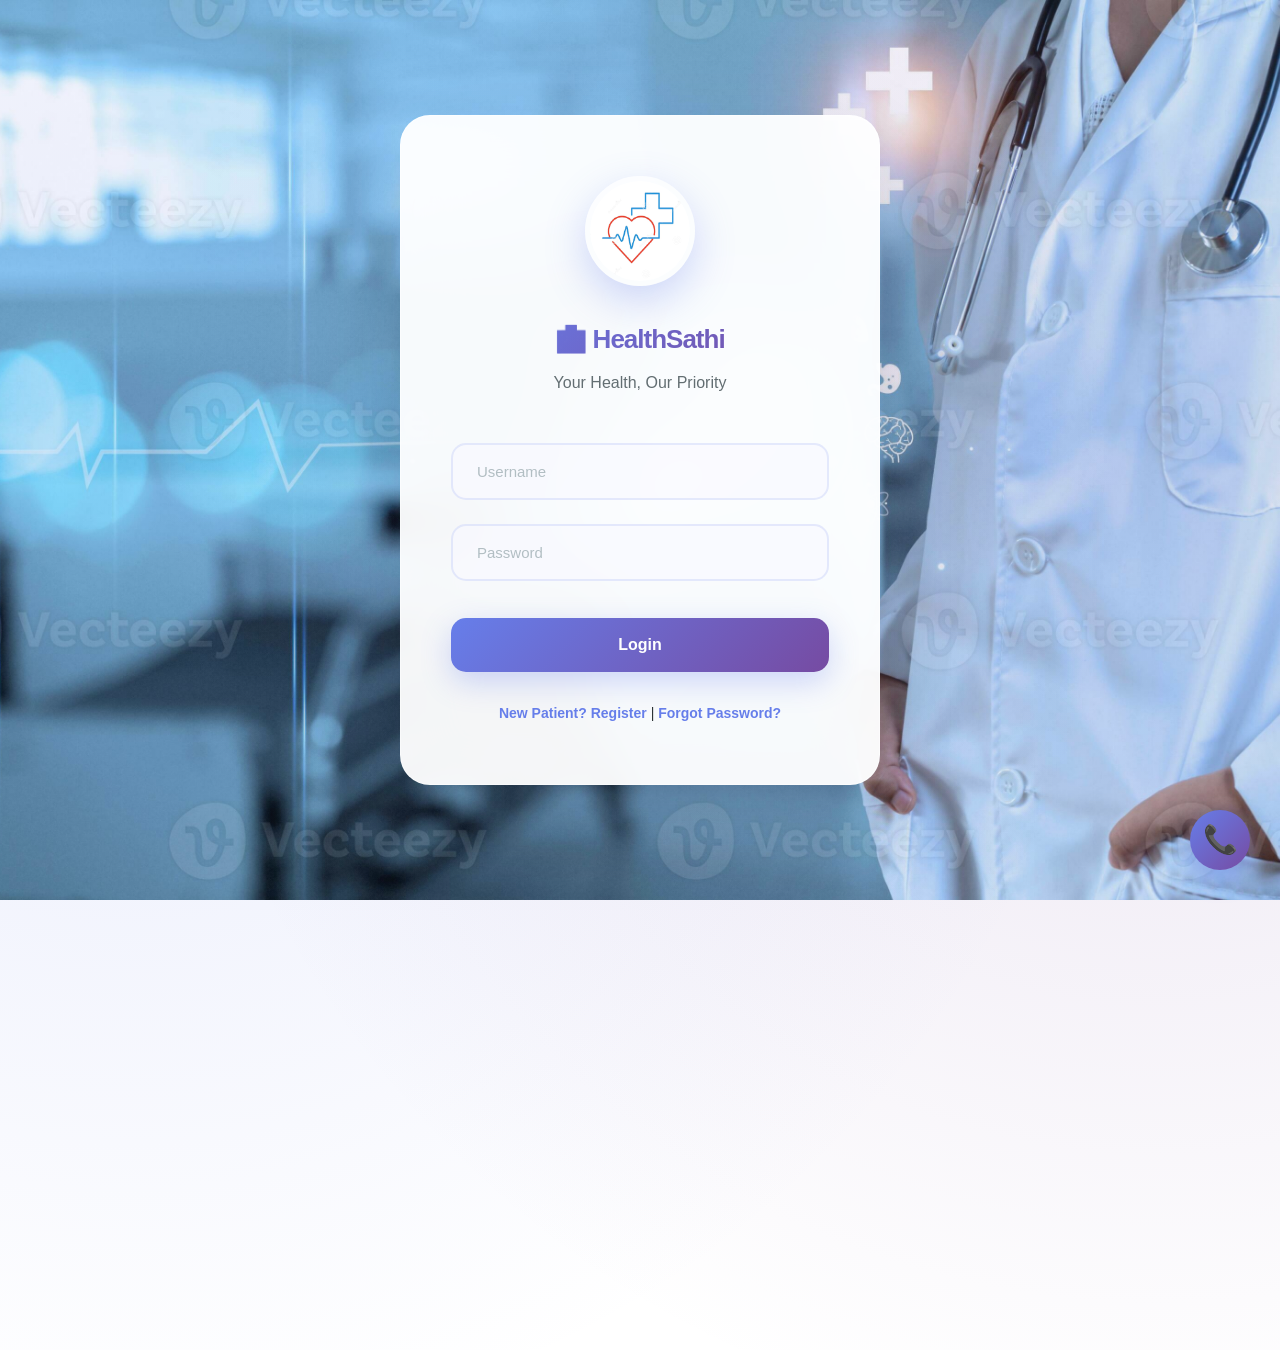
<file: index.html>
<!DOCTYPE html>
<html lang="en">
<head>
  <meta charset="UTF-8">
  <meta name="viewport" content="width=device-width, initial-scale=1.0">
  <title>Hospital Management - Login</title>
  <link rel="stylesheet" href="css/style.css">
</head>
<body class="login-page"
style="margin: 0;
padding: 0;
background: url('img/background_img_1.jpg') no-repeat center center fixed;
  background-size: cover;">

  <div class="login-container">
    <img src="img/logo.png" alt="Hospital Logo" class="logo">

    <h1 class="hospital-name" style="text-align: center; white-space: wrap;">🏥 HealthSathi </h1>
    <p class="tagline">Your Health, Our Priority</p>

    <form id="login-form">
      <input type="text" id="username" placeholder="Username" required>
      <input type="password" id="password" placeholder="Password" required>

      <button type="submit">Login</button>
    </form>

    <div class="login-links">
      <a href="#">New Patient? Register</a> |
      <a href="#">Forgot Password?</a>
    </div>
  </div>

  <script>
    document.getElementById("login-form").addEventListener("submit", function(e) {
      e.preventDefault();
      const user = document.getElementById("username").value;
      const pass = document.getElementById("password").value;

      if (user === "admin" && pass === "admin123") {
        window.location.href = "admin.html";  // Admin login
      } else {
        window.location.href = "dashboard.html";  // Patient login
      }
    });
  </script>

  <!-- Floating Phone Icon -->
  <div class="floating-phone-icon">
    <a href="tel:+919876543210" title="Call Hospital">
      📞
    </a>
  </div>

  <link rel="stylesheet" href="https://cdnjs.cloudflare.com/ajax/libs/font-awesome/6.4.0/css/all.min.css">
  <style>
    .floating-phone-icon {
      position: fixed;
      bottom: 30px;
      right: 30px;
      z-index: 9999;
      animation: pulse 2s infinite;
    }
    .floating-phone-icon a {
      display: flex;
      align-items: center;
      justify-content: center;
      width: 60px;
      height: 60px;
      background: linear-gradient(135deg, #667eea 0%, #764ba2 100%);
      border-radius: 50%;
      color: white;
      font-size: 28px;
      text-decoration: none;
      box-shadow: 0 8px 25px rgba(102, 126, 234, 0.4);
      transition: all 0.3s ease;
    }
    .floating-phone-icon a:hover {
      transform: scale(1.15);
      box-shadow: 0 12px 35px rgba(102, 126, 234, 0.6);
    }
    @keyframes pulse {
      0%, 100% { transform: scale(1); }
      50% { transform: scale(1.05); }
    }
  </style>

  <script src="js/language-config.js"></script>
</body>
</html>
</file>
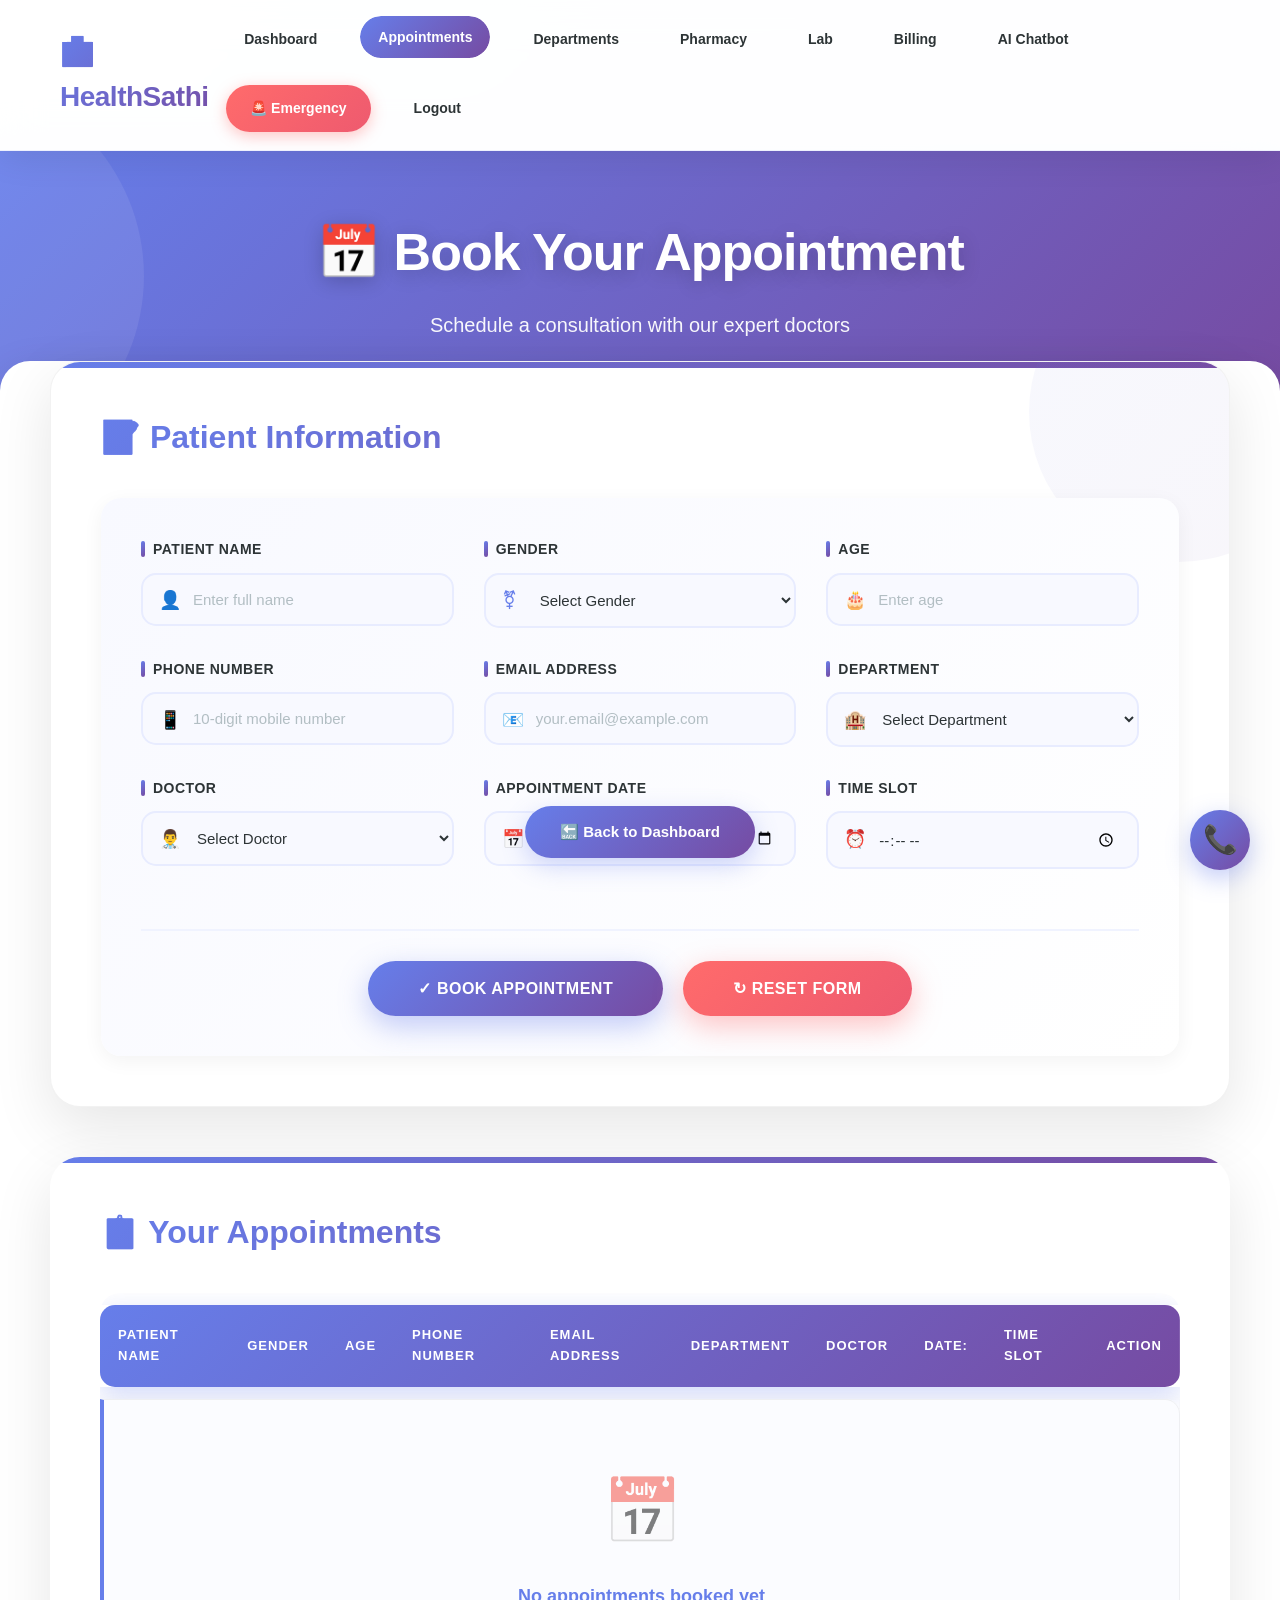
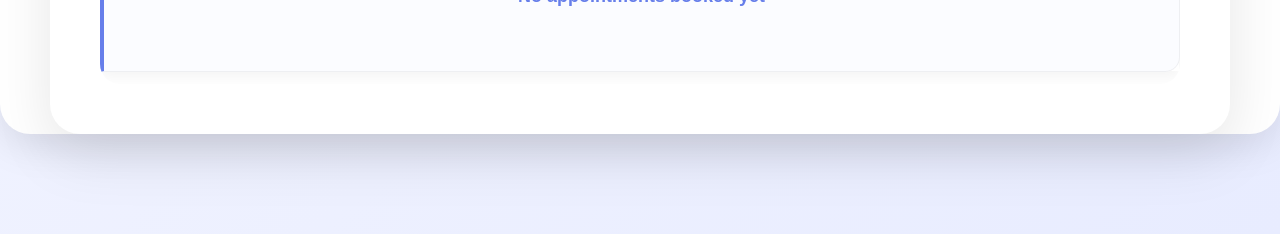
<file: appointments.html>
<!DOCTYPE html>
<html lang="en">
<head>
  <meta charset="UTF-8">
  <meta name="viewport" content="width=device-width, initial-scale=1.0">
  <title>Book Appointment - Hospital Management</title>
  <link rel="stylesheet" href="css/style.css">
  <style>
   /* ============================================
   APPOINTMENTS PAGE - SPECIFIC STYLES
   ============================================ */

/* Page Background */
.appointments-page {
  background: linear-gradient(135deg, #f8f9ff 0%, #e8ecff 100%);
  min-height: 100vh;
  padding-bottom: 60px;
}

/* ========== HERO SECTION ========== */
.appointments-hero {
  background: linear-gradient(135deg, #667eea 0%, #764ba2 100%);
  padding: 60px 50px;
  text-align: center;
  color: white;
  box-shadow: 0 10px 40px rgba(0, 0, 0, 0.15);
  position: relative;
  overflow: hidden;
}

.appointments-hero::before {
  content: '';
  position: absolute;
  top: -50%;
  right: -50%;
  width: 500px;
  height: 500px;
  background: rgba(255, 255, 255, 0.1);
  border-radius: 50%;
  animation: float 6s ease-in-out infinite;
}

.appointments-hero::after {
  content: '';
  position: absolute;
  bottom: -30%;
  left: -20%;
  width: 400px;
  height: 400px;
  background: rgba(255, 255, 255, 0.08);
  border-radius: 50%;
  animation: float 8s ease-in-out infinite reverse;
}

@keyframes float {
  0%, 100% { transform: translateY(0) rotate(0deg); }
  50% { transform: translateY(-20px) rotate(5deg); }
}

.appointments-hero h1 {
  font-size: 52px;
  font-weight: 800;
  margin-bottom: 15px;
  text-shadow: 0 4px 20px rgba(0, 0, 0, 0.2);
  letter-spacing: -1px;
  position: relative;
  z-index: 2;
  animation: fadeInDown 0.6s ease;
}

.appointments-hero p {
  font-size: 20px;
  opacity: 0.95;
  font-weight: 500;
  position: relative;
  z-index: 2;
  animation: fadeInUp 0.8s ease;
}

@keyframes fadeInDown {
  from {
    opacity: 0;
    transform: translateY(-30px);
  }
  to {
    opacity: 1;
    transform: translateY(0);
  }
}

@keyframes fadeInUp {
  from {
    opacity: 0;
    transform: translateY(30px);
  }
  to {
    opacity: 1;
    transform: translateY(0);
  }
}

/* ========== MAIN CONTAINER ========== */
.appointment-container {
  max-width: 1400px;
  margin: -40px auto 40px;
  padding: 0 50px;
  position: relative;
  z-index: 10;
}

/* ========== FORM CARD ========== */
.form-card {
  background: white;
  border-radius: 30px;
  padding: 50px;
  box-shadow: 0 20px 60px rgba(0, 0, 0, 0.1);
  margin-bottom: 50px;
  position: relative;
  overflow: hidden;
  border: 1px solid rgba(0, 0, 0, 0.05);
  animation: slideUp 0.6s ease;
}

@keyframes slideUp {
  from {
    opacity: 0;
    transform: translateY(30px);
  }
  to {
    opacity: 1;
    transform: translateY(0);
  }
}

.form-card::before {
  content: '';
  position: absolute;
  top: 0;
  left: 0;
  right: 0;
  height: 6px;
  background: linear-gradient(90deg, #667eea 0%, #764ba2 100%);
}

.form-card::after {
  content: '';
  position: absolute;
  top: -100px;
  right: -100px;
  width: 300px;
  height: 300px;
  background: linear-gradient(135deg, rgba(102, 126, 234, 0.05) 0%, rgba(118, 75, 162, 0.05) 100%);
  border-radius: 50%;
  pointer-events: none;
}

.form-card h2 {
  font-size: 32px;
  font-weight: 800;
  margin-bottom: 35px;
  background: linear-gradient(135deg, #667eea 0%, #764ba2 100%);
  -webkit-background-clip: text;
  -webkit-text-fill-color: transparent;
  background-clip: text;
  display: flex;
  align-items: center;
  gap: 12px;
  position: relative;
  z-index: 2;
}

/* ========== FORM LAYOUT ========== */
.appointment-form {
  display: grid;
  grid-template-columns: repeat(3, 1fr);
  gap: 30px;
  margin-bottom: 0;
  position: relative;
  z-index: 2;
}

.form-group {
  display: flex;
  flex-direction: column;
  position: relative;
}

.form-group label {
  font-weight: 700;
  margin-bottom: 12px;
  color: #2d3436;
  font-size: 14px;
  text-transform: uppercase;
  letter-spacing: 0.5px;
  display: flex;
  align-items: center;
  gap: 8px;
}

.form-group label::before {
  content: '';
  width: 4px;
  height: 16px;
  background: linear-gradient(135deg, #667eea 0%, #764ba2 100%);
  border-radius: 2px;
}

/* ========== FORM INPUTS ========== */
.form-group input,
.form-group select {
  padding: 16px 20px;
  border: 2px solid #e8ecff;
  border-radius: 15px;
  font-size: 15px;
  transition: all 0.3s cubic-bezier(0.4, 0, 0.2, 1);
  background: #f8f9ff;
  font-weight: 500;
  color: #2d3436;
  font-family: inherit;
}

.form-group input:focus,
.form-group select:focus {
  outline: none;
  border-color: #667eea;
  background: white;
  box-shadow: 0 0 0 4px rgba(102, 126, 234, 0.1);
  transform: translateY(-2px);
}

.form-group input::placeholder {
  color: #b2bec3;
  font-weight: 400;
}

/* Form with Icons */
.form-group.has-icon input,
.form-group.has-icon select {
  padding-left: 50px;
}

.form-icon {
  position: absolute;
  left: 18px;
  top: 48px;
  font-size: 18px;
  color: #667eea;
  pointer-events: none;
  z-index: 2;
}

/* ========== FORM BUTTONS ========== */
.form-buttons {
  grid-column: span 3;
  display: flex;
  justify-content: center;
  gap: 20px;
  margin-top: 30px;
  padding-top: 30px;
  border-top: 2px solid #f0f3ff;
}

.btn {
  padding: 18px 50px;
  border: none;
  border-radius: 50px;
  font-size: 16px;
  font-weight: 700;
  cursor: pointer;
  transition: all 0.4s cubic-bezier(0.4, 0, 0.2, 1);
  position: relative;
  overflow: hidden;
  text-transform: uppercase;
  letter-spacing: 0.5px;
  font-family: inherit;
}

.btn::before {
  content: '';
  position: absolute;
  top: 50%;
  left: 50%;
  width: 0;
  height: 0;
  background: rgba(255, 255, 255, 0.3);
  border-radius: 50%;
  transform: translate(-50%, -50%);
  transition: width 0.6s, height 0.6s;
}

.btn:hover::before {
  width: 400px;
  height: 400px;
}

.glow {
  background: linear-gradient(135deg, #667eea 0%, #764ba2 100%);
  color: white;
  box-shadow: 0 10px 30px rgba(102, 126, 234, 0.4);
}

.glow:hover {
  transform: translateY(-3px);
  box-shadow: 0 15px 40px rgba(102, 126, 234, 0.5);
}

.glow:active {
  transform: translateY(-1px);
}

.float-btn {
  background: linear-gradient(135deg, #ff6b6b 0%, #ee5a6f 100%);
  color: white;
  box-shadow: 0 10px 30px rgba(255, 107, 107, 0.4);
}

.float-btn:hover {
  transform: translateY(-3px);
  box-shadow: 0 15px 40px rgba(255, 107, 107, 0.5);
}

.float-btn:active {
  transform: translateY(-1px);
}

/* ========== SUCCESS POPUP ========== */
.popup {
  display: none;
  position: fixed;
  top: 50%;
  left: 50%;
  transform: translate(-50%, -50%);
  background: white;
  padding: 50px;
  border-radius: 25px;
  text-align: center;
  box-shadow: 0 30px 90px rgba(0, 0, 0, 0.3);
  z-index: 10000;
  min-width: 400px;
  animation: popupFadeIn 0.4s ease;
  border: 1px solid rgba(0, 0, 0, 0.05);
}

@keyframes popupFadeIn {
  from {
    opacity: 0;
    transform: translate(-50%, -50%) scale(0.8);
  }
  to {
    opacity: 1;
    transform: translate(-50%, -50%) scale(1);
  }
}

.popup-icon {
  width: 80px;
  height: 80px;
  background: linear-gradient(135deg, #11998e 0%, #38ef7d 100%);
  border-radius: 50%;
  display: flex;
  align-items: center;
  justify-content: center;
  margin: 0 auto 25px;
  font-size: 40px;
  color: white;
  animation: scaleIn 0.5s ease;
  box-shadow: 0 10px 30px rgba(17, 153, 142, 0.3);
}

@keyframes scaleIn {
  0% { transform: scale(0) rotate(-180deg); }
  50% { transform: scale(1.1) rotate(10deg); }
  100% { transform: scale(1) rotate(0deg); }
}

.popup p {
  font-size: 22px;
  font-weight: 700;
  margin-bottom: 30px;
  color: #2d3436;
}

.popup button {
  padding: 14px 40px;
  background: linear-gradient(135deg, #667eea 0%, #764ba2 100%);
  color: white;
  border: none;
  border-radius: 50px;
  cursor: pointer;
  font-weight: 700;
  font-size: 16px;
  box-shadow: 0 8px 25px rgba(102, 126, 234, 0.3);
  transition: all 0.3s ease;
  font-family: inherit;
}

.popup button:hover {
  transform: translateY(-2px);
  box-shadow: 0 10px 30px rgba(102, 126, 234, 0.4);
}

/* ========== TABLE SECTION ========== */
.table-section {
  background: white;
  border-radius: 30px;
  padding: 50px;
  box-shadow: 0 20px 60px rgba(0, 0, 0, 0.1);
  margin-top: 50px;
  position: relative;
  overflow: hidden;
  animation: slideUp 0.8s ease;
}

.table-section::before {
  content: '';
  position: absolute;
  top: 0;
  left: 0;
  right: 0;
  height: 6px;
  background: linear-gradient(90deg, #667eea 0%, #764ba2 100%);
}

.table-section h2 {
  font-size: 32px;
  font-weight: 800;
  margin-bottom: 35px;
  background: linear-gradient(135deg, #667eea 0%, #764ba2 100%);
  -webkit-background-clip: text;
  -webkit-text-fill-color: transparent;
  background-clip: text;
  display: flex;
  align-items: center;
  gap: 12px;
}

/* ========== TABLE STYLING ========== */
.table-wrapper {
  overflow-x: auto;
  border-radius: 20px;
}

table {
  width: 100%;
  border-collapse: separate;
  border-spacing: 0 12px;
  margin-top: 0;
}

thead tr {
  background: linear-gradient(135deg, #667eea 0%, #764ba2 100%);
  color: white;
  box-shadow: 0 8px 25px rgba(102, 126, 234, 0.3);
}

th {
  padding: 20px 18px;
  font-weight: 700;
  text-transform: uppercase;
  font-size: 13px;
  letter-spacing: 1px;
  text-align: left;
}

thead tr th:first-child {
  border-radius: 15px 0 0 15px;
}

thead tr th:last-child {
  border-radius: 0 15px 15px 0;
}

tbody tr {
  background: white;
  transition: all 0.3s ease;
  box-shadow: 0 4px 15px rgba(0, 0, 0, 0.05);
}

tbody tr:hover {
  transform: scale(1.01);
  box-shadow: 0 8px 30px rgba(102, 126, 234, 0.15);
}

td {
  padding: 20px 18px;
  background: white;
  border-top: 1px solid rgba(0, 0, 0, 0.05);
  border-bottom: 1px solid rgba(0, 0, 0, 0.05);
  font-weight: 500;
  color: #2d3436;
}

tbody tr td:first-child {
  border-left: 4px solid #667eea;
  border-radius: 15px 0 0 15px;
  font-weight: 700;
  color: #667eea;
}

tbody tr td:last-child {
  border-right: 1px solid rgba(0, 0, 0, 0.05);
  border-radius: 0 15px 15px 0;
  text-align: center;
}

/* ========== DELETE BUTTON ========== */
.delete-btn {
  padding: 10px 24px;
  background: linear-gradient(135deg, #ff6b6b 0%, #ee5a6f 100%);
  color: white;
  border: none;
  border-radius: 10px;
  cursor: pointer;
  font-weight: 700;
  font-size: 13px;
  transition: all 0.3s ease;
  box-shadow: 0 4px 15px rgba(255, 107, 107, 0.3);
  text-transform: uppercase;
  letter-spacing: 0.5px;
  font-family: inherit;
}

.delete-btn:hover {
  transform: translateY(-2px);
  box-shadow: 0 6px 20px rgba(255, 107, 107, 0.4);
}

.delete-btn:active {
  transform: translateY(0);
}

/* ========== EMPTY STATE ========== */
.empty-state {
  text-align: center;
  padding: 60px 20px !important;
  color: #b2bec3;
  background: rgba(248, 249, 255, 0.5) !important;
}

.empty-state-icon {
  font-size: 64px;
  margin-bottom: 20px;
  opacity: 0.5;
  display: block;
}

.empty-state p {
  font-size: 18px;
  font-weight: 600;
  margin: 0;
}

/* ========== BACK BUTTON ========== */
.back-btn {
  display: inline-flex;
  align-items: center;
  gap: 10px;
  margin: 40px auto;
  padding: 16px 35px;
  background: linear-gradient(135deg, #667eea 0%, #764ba2 100%);
  color: white;
  text-decoration: none;
  border-radius: 50px;
  font-weight: 700;
  font-size: 15px;
  transition: all 0.3s ease;
  box-shadow: 0 8px 25px rgba(102, 126, 234, 0.3);
  position: relative;
  left: 50%;
  transform: translateX(-50%);
}

.back-btn:hover {
  transform: translateX(-50%) translateY(-3px);
  box-shadow: 0 12px 35px rgba(102, 126, 234, 0.4);
}

/* ========== RESPONSIVE DESIGN ========== */
@media (max-width: 1024px) {
  .appointment-form {
    grid-template-columns: repeat(2, 1fr);
  }
  
  .form-buttons {
    grid-column: span 2;
  }
}

@media (max-width: 768px) {
  .appointments-hero {
    padding: 40px 25px;
  }

  .appointments-hero h1 {
    font-size: 36px;
  }

  .appointments-hero p {
    font-size: 16px;
  }

  .appointment-container {
    padding: 0 25px;
    margin: -30px auto 30px;
  }

  .form-card,
  .table-section {
    padding: 30px 25px;
    border-radius: 20px;
  }

  .form-card h2,
  .table-section h2 {
    font-size: 24px;
  }

  .appointment-form {
    grid-template-columns: 1fr;
    gap: 20px;
  }

  .form-buttons {
    grid-column: span 1;
    flex-direction: column;
  }

  .btn {
    width: 100%;
    padding: 16px 30px;
  }

  .table-wrapper {
    overflow-x: scroll;
  }

  table {
    font-size: 13px;
  }

  th, td {
    padding: 15px 12px;
  }

  .popup {
    min-width: 90%;
    padding: 35px 25px;
  }

  .popup-icon {
    width: 60px;
    height: 60px;
    font-size: 30px;
  }

  .popup p {
    font-size: 18px;
  }

  .form-icon {
    font-size: 16px;
  }
}

@media (max-width: 480px) {
  .appointments-hero h1 {
    font-size: 28px;
  }

  .appointments-hero::before,
  .appointments-hero::after {
    width: 200px;
    height: 200px;
  }

  th {
    font-size: 11px;
  }

  td {
    font-size: 12px;
  }
}
  </style>
</head><body class="appointments-page">
  
  <!-- Navbar -->
  <header class="navbar">
    <h2>🏥 HealthSathi</h2>
    <nav>
      <a href="dashboard.html" data-i18n="dashboard">Dashboard</a>
      <a href="appointments.html" class="active" data-i18n="appointments">Appointments</a>
      <a href="departments.html" data-i18n="departments">Departments</a>
      <a href="pharmacy.html" data-i18n="pharmacy">Pharmacy</a>
      <a href="lab.html" data-i18n="lab">Lab</a>
      <a href="billing.html" data-i18n="billing">Billing</a>
      <a href="chatbot.html" data-i18n="chatbot">AI Chatbot</a>
      <a href="emergency.html" class="emergency-btn" data-i18n="emergency">🚨 Emergency</a>
      <a href="index.html" data-i18n="logout">Logout</a>
    </nav>
  </header>

  <!-- Hero Section -->
  <section class="appointments-hero">
    <h1 data-i18n="book_appointment">📅 Book Your Appointment</h1>
    <p data-i18n="appointment_subtitle">Schedule a consultation with our expert doctors</p>
  </section>

  <main class="appointment-container">
    
    <!-- Appointment Form Card -->
    <div class="form-card">
      <h2 data-i18n="patient_info">📝 Patient Information</h2>
      
      <form id="appointmentForm" class="appointment-form">
        <div class="form-group has-icon">
          <label for="pname" data-i18n="patient_name">Patient Name</label>
          <span class="form-icon">👤</span>
          <input type="text" id="pname" data-i18n="enter_name" placeholder="Enter full name" required>
        </div>

        <div class="form-group has-icon">
          <label for="gender" data-i18n="gender">Gender</label>
          <span class="form-icon">⚧</span>
          <select id="gender" required>
            <option value="" data-i18n="select_gender">Select Gender</option>
            <option data-i18n="male">Male</option>
            <option data-i18n="female">Female</option>
            <option data-i18n="other">Other</option>
          </select>
        </div>

        <div class="form-group has-icon">
          <label for="age" data-i18n="age">Age</label>
          <span class="form-icon">🎂</span>
          <input type="number" id="age" min="1" max="120" data-i18n="enter_age" placeholder="Enter age" required>
        </div>

        <div class="form-group has-icon">
          <label for="phone" data-i18n="phone">Phone Number</label>
          <span class="form-icon">📱</span>
          <input type="tel" id="phone" pattern="[0-9]{10}" data-i18n="phone_placeholder" placeholder="10-digit mobile number" required>
        </div>

        <div class="form-group has-icon">
          <label for="email" data-i18n="email">Email Address</label>
          <span class="form-icon">📧</span>
          <input type="email" id="email" data-i18n="email_placeholder" placeholder="your.email@example.com" required>
        </div>

        <div class="form-group has-icon">
          <label for="dept" data-i18n="department">Department</label>
          <span class="form-icon">🏨</span>
          <select id="dept" required>
            <option value="" data-i18n="select_dept">Select Department</option>
            <option>Cardiology</option>
            <option>Neurology</option>
            <option>Orthopedics</option>
            <option>Pediatrics</option>
            <option>Dermatology</option>
            <option>General Medicine</option>
          </select>
        </div>

        <div class="form-group has-icon">
          <label for="doctor" data-i18n="doctor">Doctor</label>
          <span class="form-icon">👨‍⚕️</span>
          <select id="doctor" required>
            <option value="" data-i18n="select_doctor">Select Doctor</option>
          </select>
        </div>

        <div class="form-group has-icon">
          <label for="date" data-i18n="appointment_date">Appointment Date</label>
          <span class="form-icon">📅</span>
          <input type="date" id="date" required>
        </div>

        <div class="form-group has-icon">
          <label for="time" data-i18n="time_slot">Time Slot</label>
          <span class="form-icon">⏰</span>
          <input type="time" id="time" required>
        </div>

        <div class="form-buttons">
          <button type="submit" class="btn glow" data-i18n="book_btn">✓ Book Appointment</button>
          <button type="reset" class="btn float-btn" data-i18n="reset_btn">↺ Reset Form</button>
        </div>
      </form>
    </div>

    <!-- Success Popup -->
    <div id="popup" class="popup">
      <div class="popup-icon">✓</div>
      <p data-i18n="appointment_success">Appointment booked successfully!</p>
      <button onclick="closePopup()" data-i18n="ok">OK</button>
    </div>

    <!-- Booked Appointments Table -->
    <div class="table-section">
      <h2 data-i18n="your_appointments">📋 Your Appointments</h2>
      <div class="table-wrapper">
        <table id="appointmentsTable">
          <thead>
            <tr>
              <th data-i18n="patient_name">Patient Name</th>
              <th data-i18n="gender">Gender</th>
              <th data-i18n="age">Age</th>
              <th data-i18n="phone">Phone</th>
              <th data-i18n="email">Email</th>
              <th data-i18n="department">Department</th>
              <th data-i18n="doctor">Doctor</th>
              <th data-i18n="date">Date</th>
              <th data-i18n="time_slot">Time</th>
              <th data-i18n="action">Action</th>
            </tr>
          </thead>
          <tbody></tbody>
        </table>
      </div>
    </div>
  </main>
  <!-- Floating Phone Icon -->
  <div class="floating-phone-icon">
    <a href="tel:+919876543210" title="Call Hospital">
      📞
    </a>
  </div>

  <link rel="stylesheet" href="https://cdnjs.cloudflare.com/ajax/libs/font-awesome/6.4.0/css/all.min.css">
  <style>
    .floating-phone-icon {
      position: fixed;
      bottom: 30px;
      right: 30px;
      z-index: 9999;
      animation: pulse 2s infinite;
    }
    .floating-phone-icon a {
      display: flex;
      align-items: center;
      justify-content: center;
      width: 60px;
      height: 60px;
      background: linear-gradient(135deg, #667eea 0%, #764ba2 100%);
      border-radius: 50%;
      color: white;
      font-size: 28px;
      text-decoration: none;
      box-shadow: 0 8px 25px rgba(102, 126, 234, 0.4);
      transition: all 0.3s ease;
    }
    .floating-phone-icon a:hover {
      transform: scale(1.15);
      box-shadow: 0 12px 35px rgba(102, 126, 234, 0.6);
    }
    @keyframes pulse {
      0%, 100% { transform: scale(1); }
      50% { transform: scale(1.05); }
    }

    /* ========== BACK BUTTON ========== */
    .back-btn {
      display: inline-flex;
      align-items: center;
      gap: 10px;
      padding: 14px 35px;
      background: linear-gradient(135deg, #667eea 0%, #764ba2 100%);
      color: white;
      text-decoration: none;
      border-radius: 50px;
      font-weight: 700;
      font-size: 15px;
      transition: all 0.3s ease;
      box-shadow: 0 8px 25px rgba(102, 126, 234, 0.3);
      position: fixed;
      bottom: 2px;
      left: 50%;
      transform: translateX(-50%);
      z-index: 999;
    }

    .back-btn:hover {
      transform: translateX(-50%) translateY(-3px);
      box-shadow: 0 12px 35px rgba(102, 126, 234, 0.4);
    }
  </style>

  <a href="dashboard.html" class="back-btn" data-i18n="back_dashboard">🔙 Back to Dashboard</a>

  <script>
    const doctorsByDept = {
      "Cardiology": ["Dr. A Sharma", "Dr. B Mehta","Dr. Anil Kumar"],
      "Neurology": ["Dr. C Rao", "Dr. D Iyer"],
      "Orthopedics": ["Dr. E Singh", "Dr. F Nair"],
      "Pediatrics": ["Dr. G Verma", "Dr. H Patel"],
      "Dermatology": ["Dr. I Khan", "Dr. J Reddy"],
      "General Medicine": ["Dr. K Das", "Dr. L Roy"]
    };

    const deptSelect = document.getElementById("dept");
    const doctorSelect = document.getElementById("doctor");
    const form = document.getElementById("appointmentForm");
    const tableBody = document.querySelector("#appointmentsTable tbody");
    const popup = document.getElementById("popup");
    const dateInput = document.getElementById("date");
    
    let minDate = null;
    (function setDateMin() {
      const today = new Date();
      const yyyy = today.getFullYear();
      const mm = String(today.getMonth() + 1).padStart(2, '0');
      const dd = String(today.getDate()).padStart(2, '0');
      minDate = `${yyyy}-${mm}-${dd}`;
      if (dateInput) dateInput.min = minDate;
    })();

    // Load doctors on department change
    deptSelect.addEventListener("change", () => {
      const dept = deptSelect.value;
      doctorSelect.innerHTML = '<option value="">Select Doctor</option>';
      if (dept && doctorsByDept[dept]) {
        doctorsByDept[dept].forEach(doc => {
          const option = document.createElement("option");
          option.textContent = doc;
          doctorSelect.appendChild(option);
        });
      }
    });

    // Load saved appointments
    document.addEventListener("DOMContentLoaded", loadAppointments);

    function loadAppointments() {
      const appointments = JSON.parse(localStorage.getItem("appointments")) || [];
      if (appointments.length === 0) {
        showEmptyState();
      } else {
        appointments.forEach((appt, index) => addAppointmentToTable(appt, index));
      }
    }

    function showEmptyState() {
      tableBody.innerHTML = `
        <tr>
          <td colspan="10" class="empty-state">
            <div class="empty-state-icon">📅</div>
            <p>No appointments booked yet</p>
          </td>
        </tr>
      `;
    }

    // Form submit
    form.addEventListener("submit", (e) => {
      e.preventDefault();
      const chosenDate = document.getElementById("date").value;
      if (minDate && chosenDate < minDate) {
        alert("Please choose today's date or a future date for the appointment.");
        return;
      }
      
      const appointment = {
        name: document.getElementById("pname").value,
        gender: document.getElementById("gender").value,
        age: document.getElementById("age").value,
        phone: document.getElementById("phone").value,
        email: document.getElementById("email").value,
        dept: document.getElementById("dept").value,
        doctor: document.getElementById("doctor").value,
        date: document.getElementById("date").value,
        time: document.getElementById("time").value
      };

      let appointments = JSON.parse(localStorage.getItem("appointments")) || [];
      appointments.push(appointment);
      localStorage.setItem("appointments", JSON.stringify(appointments));

      // Clear empty state if exists
      if (tableBody.querySelector('.empty-state')) {
        tableBody.innerHTML = '';
      }

      addAppointmentToTable(appointment, appointments.length - 1);
      form.reset();
      popup.style.display = "block";
      
      // Scroll to table
      document.querySelector('.table-section').scrollIntoView({ behavior: 'smooth', block: 'start' });
    });

    function closePopup() {
      popup.style.display = "none";
    }

    // Add to table
    function addAppointmentToTable(appt, index) {
      const row = document.createElement("tr");
      row.innerHTML = `
        <td>${appt.name}</td>
        <td>${appt.gender}</td>
        <td>${appt.age}</td>
        <td>${appt.phone}</td>
        <td>${appt.email}</td>
        <td>${appt.dept}</td>
        <td>${appt.doctor}</td>
        <td>${appt.date}</td>
        <td>${appt.time}</td>
        <td><button class="delete-btn" onclick="deleteAppointment(${index})">Cancel</button></td>
      `;
      tableBody.appendChild(row);
    }

    // Delete
    function deleteAppointment(index) {
      if (confirm("Are you sure you want to cancel this appointment?")) {
        let appointments = JSON.parse(localStorage.getItem("appointments")) || [];
        appointments.splice(index, 1);
        localStorage.setItem("appointments", JSON.stringify(appointments));
        tableBody.innerHTML = "";
        loadAppointments();
      }
    }
  </script>
  <script src="js/language-config.js"></script>
</body>
</html>
</file>
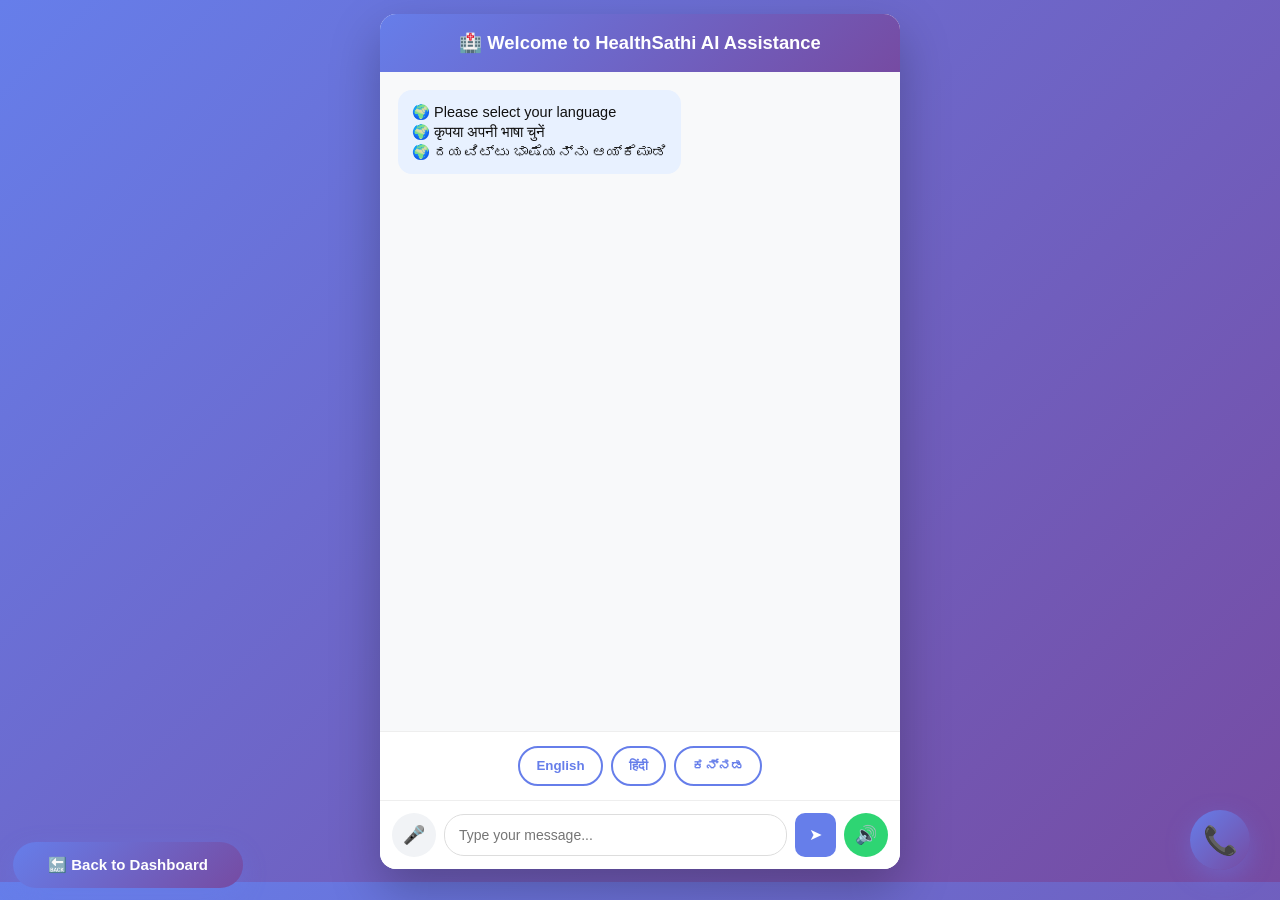
<file: chatbot.html>
<!DOCTYPE html>
<html lang="en">
<head>
  <meta charset="utf-8" />
  <meta name="viewport" content="width=device-width,initial-scale=1" />
  <title>Health Sathi – PIA System</title>
  <style>
    :root{
      --primary:#667eea; --secondary:#764ba2; --success:#2ed573; --danger:#e43f5a; --light:#f8f9fa;
    }
    *{box-sizing:border-box}
    body{
      margin:0;
      font-family:Arial, Helvetica, sans-serif;
      background:linear-gradient(135deg,var(--primary),var(--secondary));
      height:98vh; display:flex; align-items:center; justify-content:center; padding:12px;
    }
    .container{
      width:100%; max-width:520px; height:95vh; background:#fff; border-radius:16px;
      box-shadow:0 20px 50px rgba(0,0,0,0.25); display:flex; flex-direction:column; overflow:hidden;
    }
    .header{
      background:linear-gradient(135deg,var(--primary),var(--secondary));
      color:#fff; padding:18px; font-weight:700; text-align:center; font-size:1.15rem;
    }
    .chat-box{
      flex:1; background:var(--light); padding:18px; overflow-y:auto; display:flex; flex-direction:column; gap:14px;
    }
    .message{ max-width:80%; padding:12px 14px; border-radius:14px; line-height:1.4; font-size:14.5px; word-wrap:break-word; white-space:pre-wrap;}
    .bot{ background:#e8f1ff; align-self:flex-start; color:#111 }
    .user{ background:var(--primary); color:#fff; align-self:flex-end; }
    .warning{ background:var(--danger) !important; color:#fff; font-weight:700; }
    .quick-replies{ padding:14px; background:#fff; border-top:1px solid #eee; display:flex; flex-wrap:wrap; gap:8px; justify-content:center; }
    .qr-btn{ padding:10px 16px; border-radius:22px; border:2px solid var(--primary); background:#fff; color:var(--primary); cursor:pointer; font-weight:600; }
    .qr-btn:hover{ background:var(--primary); color:#fff; transform:translateY(-3px); }
    .input-area{ display:flex; gap:8px; padding:12px; background:#fff; border-top:1px solid #eee; align-items:center; }
    #userInput{ flex:1; padding:12px 14px; border-radius:20px; border:1px solid #ddd; outline:none; font-size:14px; }
    .icon-btn{ width:44px; height:44px; border-radius:50%; border:none; cursor:pointer; font-size:18px; display:flex; align-items:center; justify-content:center; }
    #voiceBtn{ background:#f1f3f6; color:var(--primary); }
    #readBtn{ background:var(--success); color:#fff; }
    #sendBtn{ background:var(--primary); color:#fff; border:none; padding:0 14px; border-radius:10px; height:44px; cursor:pointer; font-size:16px; }
    .meta{ font-size:12px; color:#666; margin-top:6px; }
  </style>
</head>
<body>
  <div class="container" role="application" aria-label="Health Sathi chat">

    <div class="header">🏥 Welcome to HealthSathi AI Assistance</div>

    <div id="chatBox" class="chat-box" aria-live="polite"></div>

    <div id="quickReplies" class="quick-replies" aria-hidden="false"></div>

    <div class="input-area">
      <button id="voiceBtn" class="icon-btn" title="Start voice input">🎤</button>
      <input id="userInput" placeholder="Type your message..." aria-label="Chat input" />
      <button id="sendBtn">➤</button>
      <button id="readBtn" class="icon-btn" title="Read last reply">🔊</button>
    </div>
  </div>

  <!-- Floating Phone Icon -->
  <div class="floating-phone-icon">
    <a href="tel:+919876543210" title="Call Hospital">
      📞
    </a>
  </div>

  <link rel="stylesheet" href="https://cdnjs.cloudflare.com/ajax/libs/font-awesome/6.4.0/css/all.min.css">
  <style>
    .floating-phone-icon {
      position: fixed;
      bottom: 30px;
      right: 30px;
      z-index: 9999;
      animation: pulse 2s infinite;
    }
    .floating-phone-icon a {
      display: flex;
      align-items: center;
      justify-content: center;
      width: 60px;
      height: 60px;
      background: linear-gradient(135deg, #667eea 0%, #764ba2 100%);
      border-radius: 50%;
      color: white;
      font-size: 28px;
      text-decoration: none;
      box-shadow: 0 8px 25px rgba(102, 126, 234, 0.4);
      transition: all 0.3s ease;
    }
    .floating-phone-icon a:hover {
      transform: scale(1.15);
      box-shadow: 0 12px 35px rgba(102, 126, 234, 0.6);
    }
    @keyframes pulse {
      0%, 100% { transform: scale(1); }
      50% { transform: scale(1.05); }
    }

    /* ========== BACK BUTTON ========== */
    .back-btn {
      display: inline-flex;
      align-items: center;
      gap: 10px;
      padding: 14px 35px;
      background: linear-gradient(135deg, #667eea 0%, #764ba2 100%);
      color: white;
      text-decoration: none;
      border-radius: 50px;
      font-weight: 700;
      font-size: 15px;
      transition: all 0.3s ease;
      box-shadow: 0 8px 25px rgba(102, 126, 234, 0.3);
      position: fixed;
      bottom: 12px;
      left: 10%;
      transform: translateX(-50%);
      z-index: 999;
    }

    .back-btn:hover {
      transform: translateX(-50%) translateY(-3px);
      box-shadow: 0 12px 35px rgba(102, 126, 234, 0.4);
    }
  </style>

  <a href="dashboard.html" class="back-btn">🔙 Back to Dashboard</a>

  <script>
    /* ===========================
       State & DOM
       =========================== */
    const chatBox = document.getElementById('chatBox');
    const quickReplies = document.getElementById('quickReplies');
    const userInput = document.getElementById('userInput');
    const sendBtn = document.getElementById('sendBtn');
    const voiceBtn = document.getElementById('voiceBtn');
    const readBtn = document.getElementById('readBtn');

    let lastBotText = '';
    let state = { stage:'language', lang:null, symptom:null, duration:null };

    /* ===========================
       Multilingual text & lists
       =========================== */
     const text = {
      en: {
        selectLang: "🌍 Please select your language",
        welcome: "Welcome to Health Sathi, AI System\nHow can I help you today?",
        mainMenu: ["🔍 Check Symptoms","📅 Book Appointment","🚨 Emergency Help"],
        selectSymptom: "Which symptom are you experiencing?",
        selectDuration: "How long have you had this symptom?",
        durations: ["1-3 days","3-7 days","1-2 weeks","More than 2 weeks"],
        appointment: "📅 To book an appointment: visit nearest PHC or call 104/108",
        emergency: "🚨 EMERGENCY: Call 108 immediately for chest pain, heavy bleeding, unconsciousness or severe breathing difficulty!",
        symptomError: "Please select a symptom from the list.",
        diagnosis: "Possible Diagnosis: ",
        homeRemedies: "Home Remedies:",
        medicines: "Recommended Medicines:",
        thankYou: "Thank you for using Health Sathi",
        helpMore: "How else can I help you?"
      },
      hi: {
        selectLang: "🌍 कृपया अपनी भाषा चुनें",
        welcome: "Health Sathi में आपका स्वागत है, AI System\nमैं आपकी कैसे मदद कर सकता हूँ?",
        mainMenu: ["🔍 लक्षण जांचें","📅 अपॉइंटमेंट","🚨 आपातकालीन मदद"],
        selectSymptom: "आपको कौन सा लक्षण हो रहा है?",
        selectDuration: "यह लक्षण आपको कितने दिनों से है?",
        durations: ["1-3 दिन","3-7 दिन","1-2 सप्ताह","2 सप्ताह से अधिक"],
        appointment: "📅 अपॉइंटमेंट के लिए: नजदीकी PHC पर जाएँ या 104/108 पर कॉल करें",
        emergency: "🚨 आपातकाल: सीने में दर्द, ज़्यादा रक्तस्राव, बेहोशी या साँस लेने में गंभीर समस्या होने पर तुरंत 108 पर कॉल करें!",
        symptomError: "कृपया सूची से एक लक्षण चुनें।",
        diagnosis: "संभावित निदान: ",
        homeRemedies: "घरेलू उपाय:",
        medicines: "अनुशंसित दवाएं:",
        thankYou: "Health Sathi का उपयोग करने के लिए धन्यवाद",
        helpMore: "मैं आपकी और कैसे मदद कर सकता हूँ?"
      },
      kn: {
        selectLang: "🌍 ದಯವಿಟ್ಟು ಭಾಷೆಯನ್ನು ಆಯ್ಕೆಮಾಡಿ",
        welcome: "Health Sathi ಗೆ ಸುಸ್ವಾಗತ, AI System\nನಾನು ನಿಮಗೆ ಹೇಗೆ ಸಹಾಯ ಮಾಡಬಹುದು?",
        mainMenu: ["🔍 ಲಕ್ಷಣ ಪರಿಶೀಲನೆ","📅 ಅಪಾಯಿಂಟ್‌ಮೆಂಟ್","🚨 ತುರ್ತು ಸಹಾಯ"],
        selectSymptom: "ನಿಮಗೆ ಯಾವ ಲಕ್ಷಣ ಇದೆ?",
        selectDuration: "ಈ ಲಕ್ಷಣ ಎಷ್ಟು ದಿನಗಳಿಂದ ಇದೆ?",
        durations: ["1-3 ದಿನ","3-7 ದಿನ","1-2 ವಾರ","2 ವಾರಕ್ಕಿಂತ ಹೆಚ್ಚು"],
        appointment: "📅 ಅಪಾಯಿಂಟ್‌ಮೆಂಟ್: ಹತ್ತಿರದ PHC ಗೆ ಭೇಟಿ ನೀಡಿ ಅಥವಾ 104/108 ಗೆ ಕರೆ ಮಾಡಿ",
        emergency: "🚨 ತುರ್ತು: ಎದೆ ನೋವು, ತೀವ್ರ ರಕ್ತಸ್ರಾವ, ಬೇಹೋಶತೆ ಅಥವಾ ಉಸಿರಾಟ ತೊಂದರೆ ಇದ್ದರೆ ತಕ್ಷಣ 108 ಗೆ ಕರೆ ಮಾಡಿ!",
        symptomError: "ದಯವಿಟ್ಟು ಪಟ್ಟಿಯಿಂದ ಲಕ್ಷಣವನ್ನು ಆಯ್ಕೆಮಾಡಿ.",
        diagnosis: "ಸಂಭವನೀಯ ರೋಗನಿರ್ಣಯ: ",
        homeRemedies: "ಮನೆಯ ಪರಿಹಾರಗಳು:",
        medicines: "ಸೂಚಿಸಿದ ಔಷಧಿಗಳು:",
        thankYou: "Health Sathi ಅನ್ನು ಬಳಸಿದ್ದಕ್ಕಾಗಿ ಧನ್ಯವಾದಗಳು",
        helpMore: "ನಾನು ಇನ್ನೂ ನಿಮಗೆ ಹೇಗೆ ಸಹಾಯ ಮಾಡಬಹುದು?"
      }
    };

    // Symptoms lists per language
    const symptomsByLang = {
      en: ["Fever","Headache","Cough","Cold & Runny Nose","Stomach Pain","Vomiting","Body Pain","Breathing Difficulty","Diarrhea","Joint Pain","Sore Throat","Fatigue"],
      hi: ["बुखार","सिरदर्द","खाँसी","जुखाम (नाक बहना)","पेट दर्द","उल्टी","शारीरिक दर्द","साँस लेने में तकलीफ","दस्त","जोड़ों में दर्द","गले में खराश","थकान"],
      kn: ["ಜ್ವರ","ತಲೆನೋವು","ಕೆಮ್ಮು","ಶೀತ/ನಾಸ್ ಹರಿವು","ಹೊಟ್ಟು ನೋವು","ಔಗುಳಿಸುವಿಕೆ","ದೇಹದ ನೋವು","ಉಸಿರಾಟದ ತೊಂದರೆ","ಅತಿಸಾರ","ಕೀಲು ನೋವು","ಗಂಟಲು ನೋವು","ಆಯಾಸ"]
    };

    const symptomToKey = {
      en: {
        "Fever":"Fever","Headache":"Headache","Cough":"Cough","Cold & Runny Nose":"Cold",
        "Stomach Pain":"Stomach Pain","Vomiting":"Vomiting","Body Pain":"Body Pain","Breathing Difficulty":"Breathing Difficulty",
        "Diarrhea":"Diarrhea","Joint Pain":"Joint Pain","Sore Throat":"Sore Throat","Fatigue":"Fatigue"
      },
      hi: {
        "बुखार":"Fever","सिरदर्द":"Headache","खाँसी":"Cough","जुखाम (नाक बहना)":"Cold",
        "पेट दर्द":"Stomach Pain","उल्टी":"Vomiting","शारीरिक दर्द":"Body Pain","साँस लेने में तकलीफ":"Breathing Difficulty",
        "दस्त":"Diarrhea","जोड़ों में दर्द":"Joint Pain","गले में खराश":"Sore Throat","थकान":"Fatigue"
      },
      kn: {
        "ಜ್ವರ":"Fever","ತಲೆನೋವು":"Headache","ಕೆಮ್ಮು":"Cough","ಶೀತ/ನಾಸ್ ಹರಿವು":"Cold",
        "ಹೊಟ್ಟು ನೋವು":"Stomach Pain","ಔಗುಳಿಸುವಿಕೆ":"Vomiting","ದೇಹದ ನೋವು":"Body Pain","ಉಸಿರಾಟದ ತೊಂದರೆ":"Breathing Difficulty",
        "ಅತಿಸಾರ":"Diarrhea","ಕೀಲು ನೋವು":"Joint Pain","ಗಂಟಲು ನೋವು":"Sore Throat","ಆಯಾಸ":"Fatigue"
      }
    };

    const database = {
      "Fever": {
        "1-3 days": { 
          en: { diagnosis:"Likely viral fever", home:["Drink ORS","Rest","Sponge bath"], medicines:["Paracetamol 650mg every 6 hours"], serious:"If fever > 103°F or lasts > 3 days" },
          hi: { diagnosis:"संभावित वायरल बुखार", home:["ORS पिएं","आराम करें","स्पंज बाथ लें"], medicines:["पैरासिटामोल 650mg हर 6 घंटे"], serious:"यदि बुखार > 103°F या 3 दिन से अधिक" },
          kn: { diagnosis:"ಸಂಭವನೀಯ ವೈರಲ್ ಜ್ವರ", home:["ORS ಕುಡಿಯಿರಿ","ವಿಶ್ರಾಂತಿ ಪಡೆಯಿರಿ","ಸ್ಪಾಂಜ್ ಸ್ನಾನ ಮಾಡಿ"], medicines:["ಪ್ಯಾರಾಸಿಟಮೋಲ್ 650mg ಪ್ರತಿ 6 ಗಂಟೆಗೆ"], serious:"ಜ್ವರ > 103°F ಅಥವಾ 3 ದಿನಕ್ಕಿಂತ ಹೆಚ್ಚು" }
        },
        "3-7 days": { 
          en: { diagnosis:"Possible dengue/typhoid", home:["Rest","Hydration"], medicines:["Consult doctor"], serious:"Go to hospital for blood test" },
          hi: { diagnosis:"संभावित डेंगू/टाइफॉइड", home:["आराम करें","तरल पदार्थ लें"], medicines:["डॉक्टर से परामर्श करें"], serious:"रक्त परीक्षण के लिए अस्पताल जाएं" },
          kn: { diagnosis:"ಸಂಭವನೀಯ ಡೆಂಗ್ಯೂ/ಟೈಫಾಯಿಡ್", home:["ವಿಶ್ರಾಂತಿ ಪಡೆಯಿರಿ","ದ್ರವ ತೆಗೆದುಕೊಳ್ಳಿ"], medicines:["ವೈದ್ಯರನ್ನು ಸಂಪರ್ಕಿಸಿ"], serious:"ರಕ್ತ ಪರೀಕ್ಷೆಗಾಗಿ ಆಸ್ಪತ್ರೆಗೆ ಹೋಗಿ" }
        },
        "any": { 
          en: { diagnosis:"Prolonged fever", serious:"Hospital visit recommended" },
          hi: { diagnosis:"दीर्घकालीन बुखार", serious:"अस्पताल यात्रा की सिफारिश की जाती है" },
          kn: { diagnosis:"ದೀರ್ಘಕಾಲೀನ ಬುಖಾರ", serious:"ಅಸ್ಪತ್ರೆ ಭೇಟಿ ಶಿಫಾರಸು ಮಾಡಲಾಗಿದೆ" }
        }
      },
      "Headache": {
        "1-3 days": {
          en: { diagnosis:"Tension or migraine headache", home:["Rest in dark room","Stay hydrated","Apply warm compress"], medicines:["Ibuprofen 400mg every 6 hours","Aspirin 500mg"], serious:"If accompanied by fever or vision changes" },
          hi: { diagnosis:"तनाव या माइग्रेन सिरदर्द", home:["अंधेरे कमरे में आराम करें","हाइड्रेटेड रहें","गर्म सेक लगाएं"], medicines:["इबुप्रोफेन 400mg हर 6 घंटे","एस्पिरिन 500mg"], serious:"यदि बुखार या दृष्टि परिवर्तन के साथ हो" },
          kn: { diagnosis:"ಒತ್ತಡ ಅಥವಾ ಮೈಗ್ರೇನ್ ತಲೆನೋವು", home:["ಅಂಧಾರ ಕೊಠಡಿಯಲ್ಲಿ ವಿಶ್ರಾಂತಿ","ನೆಲೆದುಕೊಳ್ಳಿ","ಬೆಚ್ಚಗಿನ ಸೇಕ ಅನ್ವಯಿಸಿ"], medicines:["ಇಬುಪ್ರೋಫೆನ್ 400mg ಪ್ರತಿ 6 ಗಂಟೆ","ಆಸ್ಪಿರಿನ್ 500mg"], serious:"ಬುಖಾರ ಅಥವಾ ದೃಷ್ಟಿ ಬದಲಾವಣೆ ಇದ್ದರೆ" }
        },
        "any": {
          en: { diagnosis:"Chronic headache", home:["Regular sleep","Reduce stress","Limit screen time"], medicines:["Paracetamol 650mg as needed"], serious:"Consult neurologist if persistent" },
          hi: { diagnosis:"क्रोनिक सिरदर्द", home:["नियमित नींद","तनाव कम करें","स्क्रीन समय सीमित करें"], medicines:["आवश्यकतानुसार पैरासिटामोल 650mg"], serious:"यदि लगातार हो तो न्यूरोलॉजिस्ट से परामर्श लें" },
          kn: { diagnosis:"ದೀರ್ಘಕಾಲದ ತಲೆನೋವು", home:["ನಿಯಮಿತ ನಿದ್ರೆ","ಒತ್ತಡ ಕಡಿಮೆ ಮಾಡಿ","ಪರದೆಯ ಸಮಯ ಸೀಮಿತ ಮಾಡಿ"], medicines:["ಅಗತ್ಯವಿರುವಂತೆ ಪ್ಯಾರಾಸಿಟಮೋಲ್ 650mg"], serious:"ನಿರಂತರವಾಗಿದ್ದರೆ ನ್ಯೂರೋಲಾಜಿಸ್ಟರನ್ನು ಸಂಪರ್ಕಿಸಿ" }
        }
      },
      "Cough": {
        "1-3 days": {
          en: { diagnosis:"Dry or viral cough", home:["Honey and ginger tea","Stay warm","Humidify room"], medicines:["Cough syrup with dextromethorphan","Lozenges"], serious:"If cough brings up blood" },
          hi: { diagnosis:"सूखी या वायरल खाँसी", home:["शहद और अदरक की चाय","गर्म रहें","कमरा नमीयुक्त करें"], medicines:["डेक्सट्रोमेथॉर्फन के साथ खांसी की दवा","लोजेंज"], serious:"अगर खांसी में खून आए" },
          kn: { diagnosis:"ಒಣ ಅಥವಾ ವೈರಲ್ ಕೆಮ್ಮು", home:["ಜೇನು ಮತ್ತು ಮೆಣಿನೆ ಚಾಯ","ಬೆಚ್ಚಗಿರಿ","ಕೋಣೆ ತೇವಗೊಳಿಸಿ"], medicines:["ಡೆಕ್ಸ್ಟ್ರೋಮೆಥಾರ್ಫನ್ ಇರುವ ಕೆಮ್ಮಿನ ಸಿರಪ್","ಲೋಜೆಂಜ್"], serious:"ಕೆಮ್ಮಿನೊಂದಿಗೆ ರಕ್ತ ಹೊರಬಿದ್ದರೆ" }
        },
        "3-7 days": {
          en: { diagnosis:"Possible bronchitis", home:["Steam inhalation","Rest","Warm fluids"], medicines:["Ambroxol 30mg twice daily","Antibiotic if bacterial"], serious:"Go to doctor for chest X-ray" },
          hi: { diagnosis:"संभावित ब्रोंकाइटिस", home:["भाप की साँस लें","आराम करें","गर्म तरल पदार्थ"], medicines:["एम्ब्रोक्सोल 30mg दिन में दो बार","बैक्टीरियल होने पर एंटीबायोटिक"], serious:"छाती के एक्स-रे के लिए डॉक्टर के पास जाएं" },
          kn: { diagnosis:"ಸಂಭವನೀಯ ಶ್ವಾಸನಾಳದ ಉರ್ಜ್ಜನ", home:["ಆವಿ ಶ್ವಾಸಿಸಿ","ವಿಶ್ರಾಂತಿ ಪಡೆಯಿರಿ","ಬೆಚ್ಚಗಿನ ದ್ರವ"], medicines:["ಅಮ್ಬ್ರೋಕ್ಸೋಲ್ 30mg ದಿನಕ್ಕೆ ಎರಡು ಬಾರಿ","ಬ್ಯಾಕ್ಟೀರಿಯಾದಿಂದ ಬಂದರೆ ಪ್ರತಿಜೀವಕ"], serious:"ಎದೆಯ ಎಕ್ಸ-ರೇಗಾಗಿ ವೈದ್ಯರನ್ನು ಭೇಟಿ ಮಾಡಿ" }
        },
        "any": {
          en: { diagnosis:"Chronic cough", serious:"Consult pulmonologist" },
          hi: { diagnosis:"क्रोनिक खांसी", serious:"पल्मोनोलॉजिस्ट से परामर्श लें" },
          kn: { diagnosis:"ದೀರ್ಘಕಾಲದ ಕೆಮ್ಮು", serious:"ಫೇಫ್ಡೆ ರೋಗ ವಿಶೇಷಜ್ಞರನ್ನು ಸಂಪರ್ಕಿಸಿ" }
        }
      },
      "Cold": {
        "1-3 days": {
          en: { diagnosis:"Common cold", home:["Gargle with salt water","Drink warm fluids","Use saline nasal drops"], medicines:["Cetirizine 10mg daily","Phenylephrine nasal spray"], serious:"If symptoms worsen after 5 days" },
          hi: { diagnosis:"सामान्य सर्दी", home:["नमक के पानी से गरारे करें","गर्म तरल पदार्थ पिएं","खारे नाक की बूंदें लगाएं"], medicines:["सेटिरिज़िन 10mg रोज़ाना","फेनिलेफ्रिन नाक स्प्रे"], serious:"यदि 5 दिन बाद लक्षण बिगड़ें" },
          kn: { diagnosis:"ಸಾಮಾನ್ಯ ಶೀತ", home:["ಉಪ್ಪಿನ ನೀರಿನಿಂದ ಗಾರ್ಗಲ್ ಮಾಡಿ","ಬೆಚ್ಚಗಿನ ದ್ರವ ಪಿಯಿರಿ","ಖಾರೆ ಮೂಗಿನ ಹನಿ ಬಳಸಿ"], medicines:["ಸೆಟಿರಿಜಿನ್ 10mg ದೈನಿಕ","ಫೆನಿಲೆಫ್ರಿನ್ ನಾಸಲ್ ಸ್ಪ್ರೇ"], serious:"5 ದಿನ ನಂತರ ರೋಗಲಕ್ಷಣಗಳು ಹದಗೆಡುತ್ತರೆ" }
        },
        "any": {
          en: { diagnosis:"Persistent cold", medicines:["Continue cetirizine","Vitamin C supplements"] },
          hi: { diagnosis:"लगातार सर्दी", medicines:["सेटिरिज़िन जारी रखें","विटामिन सी सप्लीमेंट"] },
          kn: { diagnosis:"ನಿರಂತರ ಶೀತ", medicines:["ಸೆಟಿರಿಜಿನ್ ಮುಂದುವರಿಸಿ","ವಿಟಮಿನ್ C ಪೂರಕ"] }
        }
      },
      "Stomach Pain": {
        "1-3 days": {
          en: { diagnosis:"Indigestion or gastritis", home:["Light meals","Avoid spicy food","Rest","Drink water"], medicines:["Antacid tablet after meals","Omeprazole 20mg daily"], serious:"If pain is severe or vomiting continues" },
          hi: { diagnosis:"अपच या गैस्ट्राइटिस", home:["हल्का खाना","मसालेदार भोजन से बचें","आराम करें","पानी पिएं"], medicines:["भोजन के बाद एंटासिड टैबलेट","ओमेप्रेजोल 20mg रोज़ाना"], serious:"यदि दर्द तीव्र हो या उल्टी जारी रहे" },
          kn: { diagnosis:"ಹಜಮ ಕ್ರಿಯೆಯ ಸಮಸ್ಯೆ ಅಥವಾ ಗ್ಯಾಸ್ಟ್ರಿಟಿಸ್", home:["ಹಗುರ ಆಹಾರ","ಕಠಿಣ ಆಹಾರ ತಪ್ಪಿಸಿ","ವಿಶ್ರಾಂತಿ ಪಡೆಯಿರಿ","ನೀರು ಕುಡಿಯಿರಿ"], medicines:["ಭೋಜನದ ನಂತರ ಆಮ್ಲಕ ನಿರಸನ ಟ್ಯಾಬ್ಲೆಟ್","ಓಮೆಪ್ರೋಜೋಲ್ 20mg ದೈನಿಕ"], serious:"ವೇದನೆ ತೀವ್ರವಾಗಿದ್ದರೆ ಅಥವಾ ಚೀಲುವಿಕೆ ಮುಂದುವರಿದರೆ" }
        },
        "any": {
          en: { diagnosis:"Chronic stomach pain", medicines:["Antispasmodic","Dietary changes"] },
          hi: { diagnosis:"क्रोनिक पेट दर्द", medicines:["एंटीस्पास्मोडिक","आहार परिवर्तन"] },
          kn: { diagnosis:"ದೀರ್ಘಕಾಲದ ಹೊಟ್ಟೆ ನೋವು", medicines:["ಅಂಟಿಸ್ಪಾಸ್ಮೋಡಿಕ್","ಆಹಾರ ಬದಲಾವಣೆ"] }
        }
      },
      "Body Pain": {
        "1-3 days": {
          en: { diagnosis:"Muscle strain or fatigue", home:["Rest affected area","Heat therapy","Light stretching"], medicines:["Ibuprofen 400mg","Paracetamol 650mg"], serious:"If pain is severe or swelling occurs" },
          hi: { diagnosis:"पेशी की खिंचाव या थकान", home:["प्रभावित क्षेत्र को आराम दें","ताप चिकित्सा","हल्का स्ट्रेचिंग"], medicines:["इबुप्रोफेन 400mg","पैरासिटामोल 650mg"], serious:"यदि दर्द तीव्र हो या सूजन हो" },
          kn: { diagnosis:"ಸ್ನಾಯು ಖಿಂಚನ ಅಥವಾ ಆಯಾಸ", home:["ಪ್ರಭಾವಿತ ಪ್ರದೇಶಕ್ಕೆ ವಿಶ್ರಾಂತಿ ನೀಡಿ","ಶಾಖ ಥೆರಪಿ","ಹಗುರ ವ್ಯಾಯಾಮ"], medicines:["ಇಬುಪ್ರೋಫೆನ್ 400mg","ಪ್ಯಾರಾಸಿಟಮೋಲ್ 650mg"], serious:"ವೇದನೆ ತೀವ್ರವಾಗಿದ್ದರೆ ಅಥವಾ ಊತ ಕಾಣಿಸಿದರೆ" }
        },
        "any": {
          en: { diagnosis:"Chronic body pain", medicines:["Regular exercise","Pain reliever as needed"] },
          hi: { diagnosis:"क्रोनिक शरीर दर्द", medicines:["नियमित व्यायाम","आवश्यकतानुसार दर्द निवारक"] },
          kn: { diagnosis:"ದೀರ್ಘಕಾಲದ ದೇಹ ನೋವು", medicines:["ನಿಯಮಿತ ವ್ಯಾಯಾಮ","ಅಗತ್ಯವಿರುವಂತೆ ನೋವು ಪರಿಹಾರಕ"] }
        }
      },
      "Breathing Difficulty": {
        "1-3 days": {
          en: { diagnosis:"Possible asthma or pneumonia", home:["Sit upright","Use inhaler if available","Avoid triggers"], medicines:["Salbutamol inhaler","Corticosteroids if prescribed"], serious:"If difficulty persists, go to hospital" },
          hi: { diagnosis:"संभावित अस्थमा या निमोनिया", home:["सीधे बैठें","यदि उपलब्ध हो तो इनहेलर का उपयोग करें","ट्रिगर से बचें"], medicines:["सलबुटामोल इनहेलर","निर्धारित हो तो कॉर्टिकोस्टेरॉइड"], serious:"यदि कठिनाई जारी रहे तो अस्पताल जाएं" },
          kn: { diagnosis:"ಸಂಭವನೀಯ ಆಸ್ಥಮಾ ಅಥವಾ ಫೇಫ್ಡಿನ ಸೋಂಕು", home:["ನೇರವಾಗಿ ಕುಳಿತುಕೊಳ್ಳಿ","ಲಭ್ಯವಿದ್ದರೆ ಇನ್‌ಹೇಲರ್ ಬಳಸಿ","ಟ್ರಿಗರ್ ತಪ್ಪಿಸಿ"], medicines:["ಸಲ್ಬುಟಮೋಲ್ ಇನ್‌ಹೇಲರ್","ನಿರ್ದೇಶಿಸಿದರೆ ಕಾರ್ಟಿಕೋಸ್ಟೆರಾಯ್ಡ್"], serious:"ಕಷ್ಟ ಮುಂದುವರಿದರೆ ಆಸ್ಪತ್ರೆಗೆ ಹೋಗಿ" }
        },
        "any": {
          en: { diagnosis:"Chronic breathing issues", serious:"Consult pulmonologist" },
          hi: { diagnosis:"क्रोनिक श्वसन समस्याएं", serious:"पल्मोनोलॉजिस्ट से परामर्श लें" },
          kn: { diagnosis:"ದೀರ್ಘಕಾಲದ ಶ್ವಾಸಕ್ರಿಯೆ ಸಮಸ್ಯೆಗಳು", serious:"ಫೇಫ್ಡೆ ರೋಗ ವಿಶೇಷಜ್ಞರನ್ನು ಸಂಪರ್ಕಿಸಿ" }
        }
      },
      "Vomiting": {
        "1-3 days": {
          en: { diagnosis:"Nausea or food poisoning", home:["Sip water slowly","Eat light meals","Ginger tea"], medicines:["Ondansetron 4mg when needed","Electrolyte solution"], serious:"If vomiting is persistent or blood is present" },
          hi: { diagnosis:"मतली या खाद्य विषाक्तता", home:["धीरे-धीरे पानी पिएं","हल्का खाना खाएं","अदरक की चाय"], medicines:["आवश्यकतानुसार ओंडनसेट्रॉन 4mg","इलेक्ट्रोलाइट समाधान"], serious:"यदि उल्टी लगातार हो या खून आए" },
          kn: { diagnosis:"ಅಸ್ವಸ್ತತೆ ಅಥವಾ ಆಹಾರ ವಿಷ", home:["ನಿಧಾನವಾಗಿ ನೀರು ಕುಡಿಯಿರಿ","ಹಗುರ ಆಹಾರ ತಿನ್ನಿರಿ","ಮೆಣಿನೆ ಚಾಯ"], medicines:["ಅಗತ್ಯ ಬಂದಾಗ ಓಂಡನಸೆಟ್ರಾನ್ 4mg","ವಿದ್ಯುದ್ವಿಭವ ದ್ರಾವಣ"], serious:"ಚೀಲುವಿಕೆ ನಿರಂತರವಾಗಿದ್ದರೆ ಅಥವಾ ರಕ್ತ ಇದ್ದರೆ" }
        },
        "any": {
          en: { diagnosis:"Chronic vomiting", serious:"Hospital admission recommended" },
          hi: { diagnosis:"क्रोनिक उल्टी", serious:"अस्पताल में भर्ती की सिफारिश की जाती है" },
          kn: { diagnosis:"ದೀರ್ಘಕಾಲದ ಚೀಲುವಿಕೆ", serious:"ಆಸ್ಪತ್ರೆಗೆ ದಾಖಲಿಸುವಿಕೆ ಸಿಫಾರಸು ಮಾಡಲಾಗಿದೆ" }
        }
      },
      "Diarrhea": {
        "1-3 days": {
          en: { diagnosis:"Acute gastroenteritis", home:["Drink ORS","Eat bland food","Avoid dairy"], medicines:["Loperamide 2mg if needed","Probiotics"], serious:"If dehydration or blood in stool occurs" },
          hi: { diagnosis:"तीव्र गैस्ट्रोएंटेराइटिस", home:["ORS पिएं","सादा खाना खाएं","डेयरी से बचें"], medicines:["आवश्यकतानुसार लोपेरामाइड 2mg","प्रोबायोटिक्स"], serious:"यदि निर्जलीकरण या मल में खून हो" },
          kn: { diagnosis:"ತೀವ್ರ ಕರುಳಿನ ಉರ್ಜ್ಜನ", home:["ORS ಕುಡಿಯಿರಿ","ಸಾಮಾನ್ಯ ಆಹಾರ ತಿನ್ನಿರಿ","ಮೃಗಜನ್ಯ ಉತ್ಪನ್ನಗಳನ್ನು ತಪ್ಪಿಸಿ"], medicines:["ಅಗತ್ಯವಿದ್ದರೆ ಲೋಪೆರಾಮೈಡ್ 2mg","ಸುಕುಮಾರ ಕೀಟಾಣುಗಳ ಸಂಸ್ಕೃತಿ"], serious:"ನಿರ್ಜಲೀಕರಣ ಅಥವಾ ಮಲಿನ ರಕ್ತ ಕಾಣಿಸಿದರೆ" }
        },
        "any": {
          en: { diagnosis:"Chronic diarrhea", serious:"Consult gastroenterologist" },
          hi: { diagnosis:"क्रोनिक दस्त", serious:"गैस्ट्रोएंटेरोलॉजिस्ट से परामर्श लें" },
          kn: { diagnosis:"ದೀರ್ಘಕಾಲದ ಹೊಟ್ಟೆಯ ಸಮಸ್ಯೆ", serious:"ಆಹಾರನಾಳ ರೋಗ ವಿಶೇಷಜ್ಞರನ್ನು ಸಂಪರ್ಕಿಸಿ" }
        }
      },
      "Sore Throat": {
        "1-3 days": {
          en: { diagnosis:"Pharyngitis or tonsillitis", home:["Gargle with salt water","Drink warm liquids","Avoid smoking"], medicines:["Throat lozenge","Cephalexin if bacterial"], serious:"If swallowing becomes difficult" },
          hi: { diagnosis:"ग्रसनीशोथ या टॉन्सिलिटिस", home:["नमक के पानी से गरारे करें","गर्म तरल पदार्थ पिएं","धूम्रपान से बचें"], medicines:["गले की लोजेंज","बैक्टीरियल होने पर सेफलेक्सिन"], serious:"यदि निगलना कठिन हो जाए" },
          kn: { diagnosis:"ಗಲ್ಲದ ವೈದ್ಯಕೀಯ ರೋಗ ಅಥವಾ ಟಾನ್ಸಿಲ್ ಉರ್ಜ್ಜನ", home:["ಉಪ್ಪಿನ ನೀರಿನಿಂದ ಗಾರ್ಗಲ್ ಮಾಡಿ","ಬೆಚ್ಚಗಿನ ದ್ರವ ಕುಡಿಯಿರಿ","ಪೂತಿಂಗಕ್ಕಿ ತಪ್ಪಿಸಿ"], medicines:["ಗಲ್ಲದ ಲೋಜೆಂಜ್","ಬ್ಯಾಕ್ಟೀರಿಯಾದಿಂದ ಬಂದರೆ ಸೆಫಲೆಕ್ಸಿನ್"], serious:"ನುಂಗುವಿಕೆ ಕಷ್ಟಕರವಾದರೆ" }
        },
        "any": {
          en: { diagnosis:"Chronic sore throat", medicines:["Regular gargling","Vitamin C supplements"] },
          hi: { diagnosis:"क्रोनिक गले में खराश", medicines:["नियमित गरारे","विटामिन सी सप्लीमेंट"] },
          kn: { diagnosis:"ದೀರ್ಘಕಾಲದ ಗಲ್ಲದ ನೋವು", medicines:["ನಿಯಮಿತ ಗಾರ್ಗಲ್","ವಿಟಮಿನ್ C ಪೂರಕ"] }
        }
      },
      "Joint Pain": {
        "1-3 days": {
          en: { diagnosis:"Arthralgia or inflammation", home:["Apply ice pack","Elevate joint","Avoid activity"], medicines:["Ibuprofen 400mg","Glucosamine supplements"], serious:"If joint is swollen or red" },
          hi: { diagnosis:"संधि दर्द या सूजन", home:["बर्फ की पट्टी लगाएं","जोड़ को ऊंचा करें","गतिविधि से बचें"], medicines:["इबुप्रोफेन 400mg","ग्लूकोसामाइन सप्लीमेंट"], serious:"यदि जोड़ सूजा हुआ या लाल हो" },
          kn: { diagnosis:"ಸಂಧಿಯ ನೋವು ಅಥವಾ ವೈದ್ಯಕೀಯ ರೋಗ", home:["ಐಸ್ ಪ್ಯಾಕ್ ಸೇಕು ಸೂತ್ರ ನಿರ್ದಿಷ್ಠವನ್ನು ಅನ್ವಯಿಸಿ","ಸಂಧಿಯನ್ನು ಎತ್ತರಕ್ಕೆ ಹೋಗಿ","ಚಟುವಟಿಕೆ ತಪ್ಪಿಸಿ"], medicines:["ಇಬುಪ್ರೋಫೆನ್ 400mg","ಗ್ಲೂಕೋಸಾಮೀನ್ ಪೂರಕ"], serious:"ಸಂಧಿ ಊತವಾಗಿದ್ದರೆ ಅಥವಾ ಕೆಂಪಾಗಿದ್ದರೆ" }
        },
        "any": {
          en: { diagnosis:"Chronic arthritis", medicines:["Regular exercise","Joint care"] },
          hi: { diagnosis:"क्रोनिक गठिया", medicines:["नियमित व्यायाम","जोड़ों की देखभाल"] },
          kn: { diagnosis:"ದೀರ್ಘಕಾಲದ ಸಂಧಿರೋಗ", medicines:["ನಿಯಮಿತ ವ್ಯಾಯಾಮ","ಸಂಧಿ ರಕ್ಷಣೆ"] }
        }
      },
      "Fatigue": {
        "1-3 days": {
          en: { diagnosis:"Tiredness or low energy", home:["Get adequate sleep","Healthy diet","Light exercise"], medicines:["Vitamin B complex","Iron supplement if anemic"], serious:"If fatigue is extreme or persistent" },
          hi: { diagnosis:"थकान या कम ऊर्जा", home:["पर्याप्त नींद लें","स्वस्थ आहार","हल्का व्यायाम"], medicines:["विटामिन बी कॉम्प्लेक्स","एनीमिक होने पर आयरन सप्लीमेंट"], serious:"यदि थकान चरम या लगातार हो" },
          kn: { diagnosis:"ಆಯಾಸ ಅಥವಾ ಕಡಿಮೆ ಶಕ್ತಿ", home:["ಸಾಕಷ್ಟು ನಿದ್ರೆ ಪಡೆಯಿರಿ","ಆರೋಗ್ಯಕರ ಆಹಾರ","ಹಗುರ ವ್ಯಾಯಾಮ"], medicines:["ವಿಟಮಿನ್ B ಸಂಕೀರ್ಣ","ರಕ್ತದೊರೆತೆ ಇದ್ದರೆ ಲೋಹ ಪೂರಕ"], serious:"ಆಯಾಸ ತೀವ್ರವಾಗಿದ್ದರೆ ಅಥವಾ ನಿರಂತರವಾಗಿದ್ದರೆ" }
        },
        "any": {
          en: { diagnosis:"Chronic fatigue", medicines:["Balanced diet","Regular exercise"] },
          hi: { diagnosis:"क्रोनिक थकान", medicines:["संतुलित आहार","नियमित व्यायाम"] },
          kn: { diagnosis:"ದೀರ್ಘಕಾಲದ ಆಯಾಸ", medicines:["ಸಮತೋಲಿತ ಆಹಾರ","ನಿಯಮಿತ ವ್ಯಾಯಾಮ"] }
        }
      }
    };

    /* ===========================
       UI helpers
       =========================== */
    function addMessage(textContent, type='bot', warning=false){
      const el = document.createElement('div');
      el.className = `message ${type} ${warning ? 'warning' : ''}`;
      el.textContent = textContent;
      chatBox.appendChild(el);
      chatBox.scrollTop = chatBox.scrollHeight;
      if(type==='bot'){
        lastBotText = textContent;
      }
    }

    function showQuick(list){
      quickReplies.innerHTML = '';
      (list||[]).forEach(item=>{
        const btn = document.createElement('button');
        btn.className = 'qr-btn';
        btn.textContent = item;
        btn.onclick = ()=> handleInput(item);
        quickReplies.appendChild(btn);
      });
    }

    /* ===========================
       Input / Flow logic
       =========================== */
    function handleInput(raw){
      if(!raw) return;
      const input = raw.trim();
      addMessage(input, 'user');

      if(state.stage === 'language'){
        if(input.includes('English')) state.lang = 'en';
        else if(input.includes('हिंदी')) state.lang = 'hi';
        else if(input.includes('ಕನ್ನಡ')) state.lang = 'kn';
        else { addMessage("Please select: English / हिंदी / ಕನ್ನಡ"); return; }

        state.stage = 'main';
        addMessage(text[state.lang].welcome);
        showQuick(text[state.lang].mainMenu);
        return;
      }

      if(state.stage === 'main'){
        if(input.includes("Check") || input.includes("लक्षण") || input.includes("ಲಕ್ಷಣ")){
          state.stage = 'symptom';
          addMessage(text[state.lang].selectSymptom);
          showQuick(symptomsByLang[state.lang]);
          return;
        }

        if(input.includes("Appointment") || input.includes("अपॉइंटमेंट") || input.includes("ಅಪಾಯಿಂಟ್")){
          addMessage(text[state.lang].appointment);
          showQuick(text[state.lang].mainMenu);
          return;
        }

        if(input.includes("Emergency") || input.includes("आपातकालीन") || input.includes("ತುರ್ತು")){
          addMessage(text[state.lang].emergency, 'bot', true);
          showQuick(text[state.lang].mainMenu);
          return;
        }

        addMessage("Please choose from the menu.");
        showQuick(text[state.lang].mainMenu);
        return;
      }

      if(state.stage === 'symptom'){
        state.symptom = symptomToKey[state.lang][input];
        if(!state.symptom){
          addMessage(text[state.lang].symptomError);
          showQuick(symptomsByLang[state.lang]);
          return;
        }
        state.stage = 'duration';
        addMessage(text[state.lang].selectDuration);
        showQuick(text[state.lang].durations);
        return;
      }

      if(state.stage === 'duration'){
        // Map duration input to key
        let durationKey = "any";
        if(input.includes("1-3") || input.includes("दिन") && input.includes("1-3") || input.includes("ದಿನ") && input.includes("1-3")){
          durationKey = "1-3 days";
        } else if(input.includes("3-7") || input.includes("दिन") && input.includes("3-7") || input.includes("ದಿನ") && input.includes("3-7")){
          durationKey = "3-7 days";
        } else if(input.includes("1-2") && (input.includes("week") || input.includes("सप्ताह") || input.includes("ವಾರ"))){
          durationKey = "1-2 weeks";
        } else if(input.includes("More") || input.includes("अधिक") || input.includes("ಹೆಚ್ಚು")){
          durationKey = "any";
        }

        // Get the record for this symptom and duration
        let rec = database[state.symptom][durationKey] || database[state.symptom]["any"];
        let langRec = rec[state.lang] || rec.en;
        
        let response = text[state.lang].diagnosis + langRec.diagnosis;
        
        if(langRec.home && langRec.home.length > 0){
          response += "\n\n" + text[state.lang].homeRemedies + "\n• " + langRec.home.join("\n• ");
        }
        
        if(langRec.medicines && langRec.medicines.length > 0){
          response += "\n\n" + text[state.lang].medicines + "\n• " + langRec.medicines.join("\n• ");
        }
        
        if(langRec.serious){
          response += "\n\n⚠️ " + langRec.serious;
        }
        
        response += "\n\n" + text[state.lang].thankYou;
        
        addMessage(response);
        
        // Reset to main menu
        state.stage = 'main';
        state.symptom = null;
        state.duration = null;
        setTimeout(()=>{
          addMessage(text[state.lang].helpMore);
          showQuick(text[state.lang].mainMenu);
        }, 1500);
        return;
      }
    }

    /* ===========================
       Voice + TTS
       =========================== */
    let recognition;
    function setupRecognition(){
      if('webkitSpeechRecognition' in window || 'SpeechRecognition' in window){
        const R = window.webkitSpeechRecognition || window.SpeechRecognition;
        recognition = new R();
        recognition.interimResults = false;
        recognition.continuous = false;
        recognition.lang = state.lang === 'hi' ? 'hi-IN' : state.lang === 'kn' ? 'kn-IN' : 'en-US';
        recognition.onresult = e => {
          if(e.results && e.results[0]){
            handleInput(e.results[0][0].transcript);
          }
        };
        recognition.onerror = e => {
          console.error('Speech recognition error:', e.error);
          addMessage("Voice input not recognized. Please try again or type your message.");
        };
      }
    }

    voiceBtn.onclick = ()=> {
      if(recognition){
        recognition.lang = state.lang === 'hi' ? 'hi-IN' : state.lang === 'kn' ? 'kn-IN' : 'en-US';
        recognition.start();
      } else {
        addMessage("Voice input not supported on this browser. Please type your message.");
      }
    };

    readBtn.onclick = ()=>{
      if(!lastBotText) return;
      const u = new SpeechSynthesisUtterance(lastBotText);
      u.lang = state.lang === 'hi' ? 'hi-IN' : state.lang === 'kn' ? 'kn-IN' : 'en-US';
      speechSynthesis.speak(u);
    };

    sendBtn.onclick = ()=>{
      handleInput(userInput.value);
      userInput.value = '';
    };

    userInput.addEventListener('keypress', e=>{
      if(e.key === 'Enter'){
        handleInput(userInput.value);
        userInput.value = '';
      }
    });

    /* ===========================
       Start
       =========================== */
    function start(){
      setupRecognition();

      const welcomeMsg = text.en.selectLang + "\n" + text.hi.selectLang + "\n" + text.kn.selectLang;

      addMessage(welcomeMsg);
      showQuick(["English","हिंदी","ಕನ್ನಡ"]);
    }

    start();
  </script>
</body>
</html>
</file>
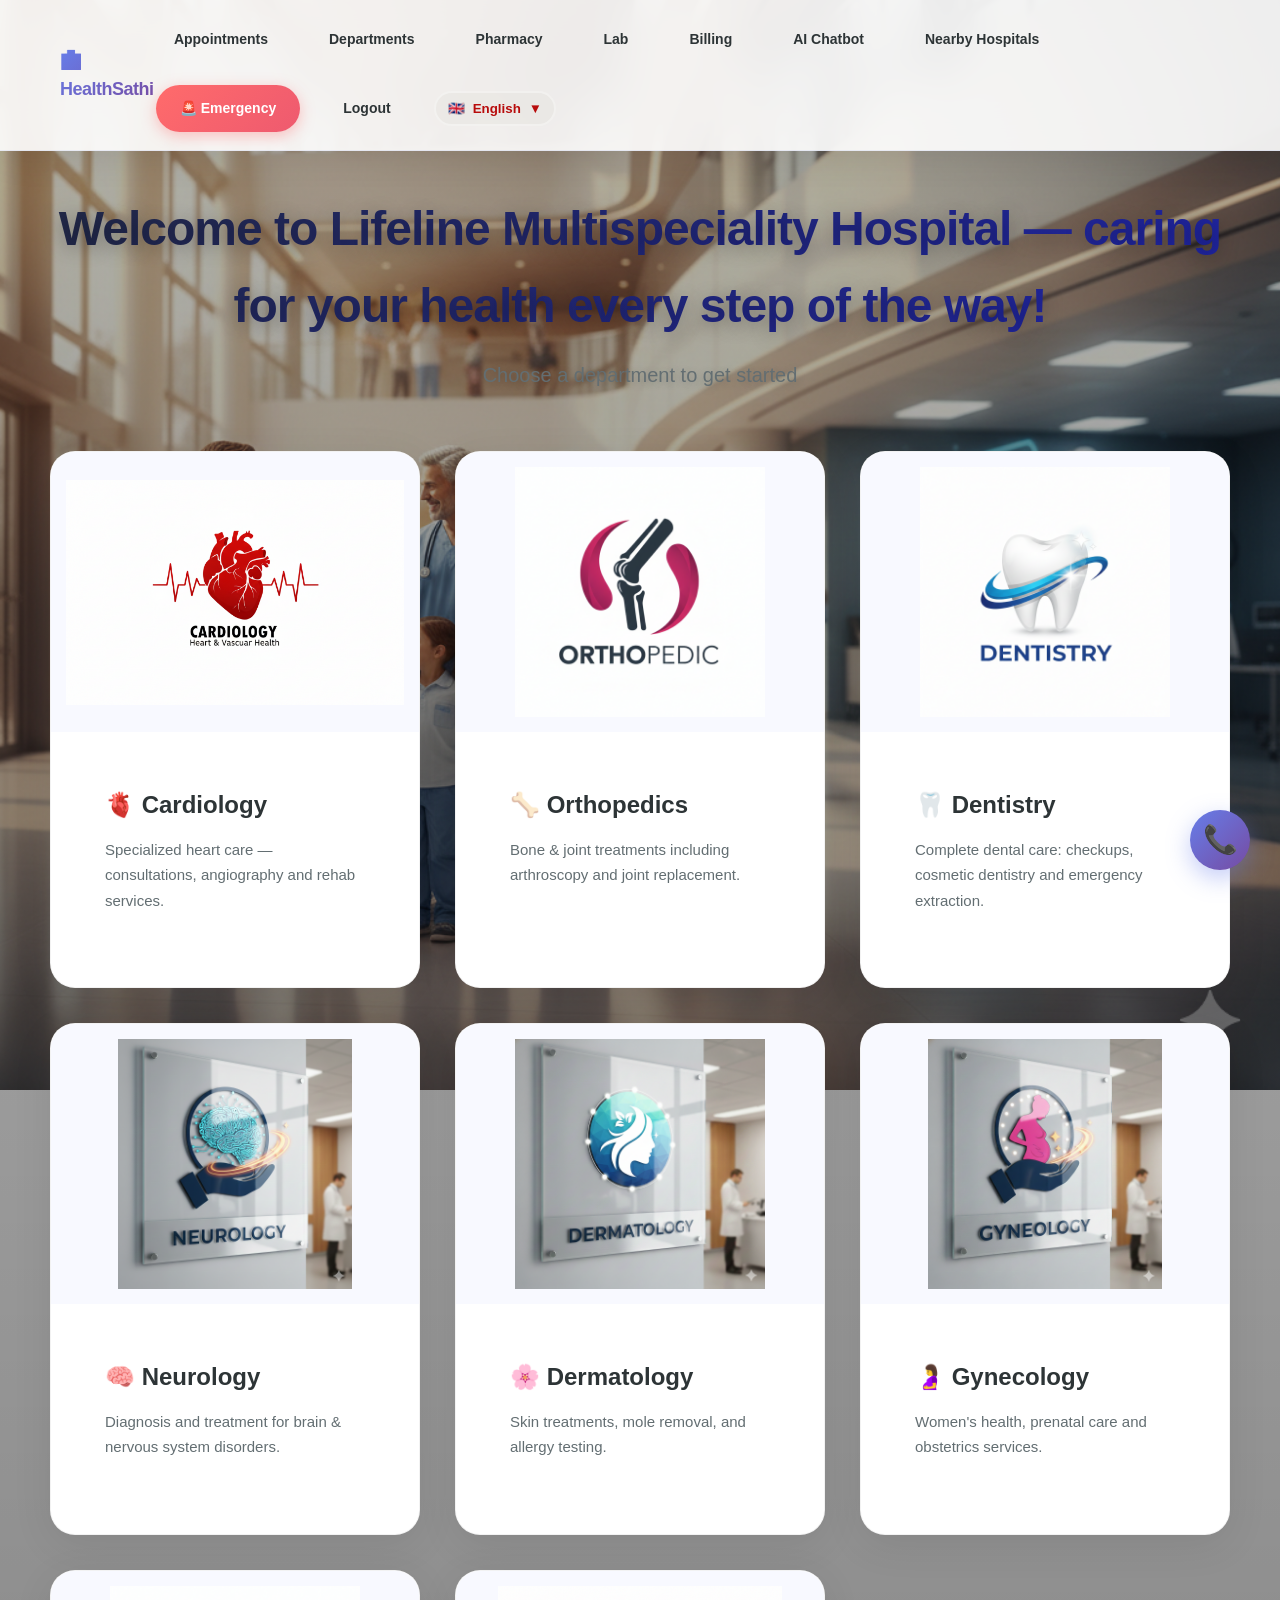
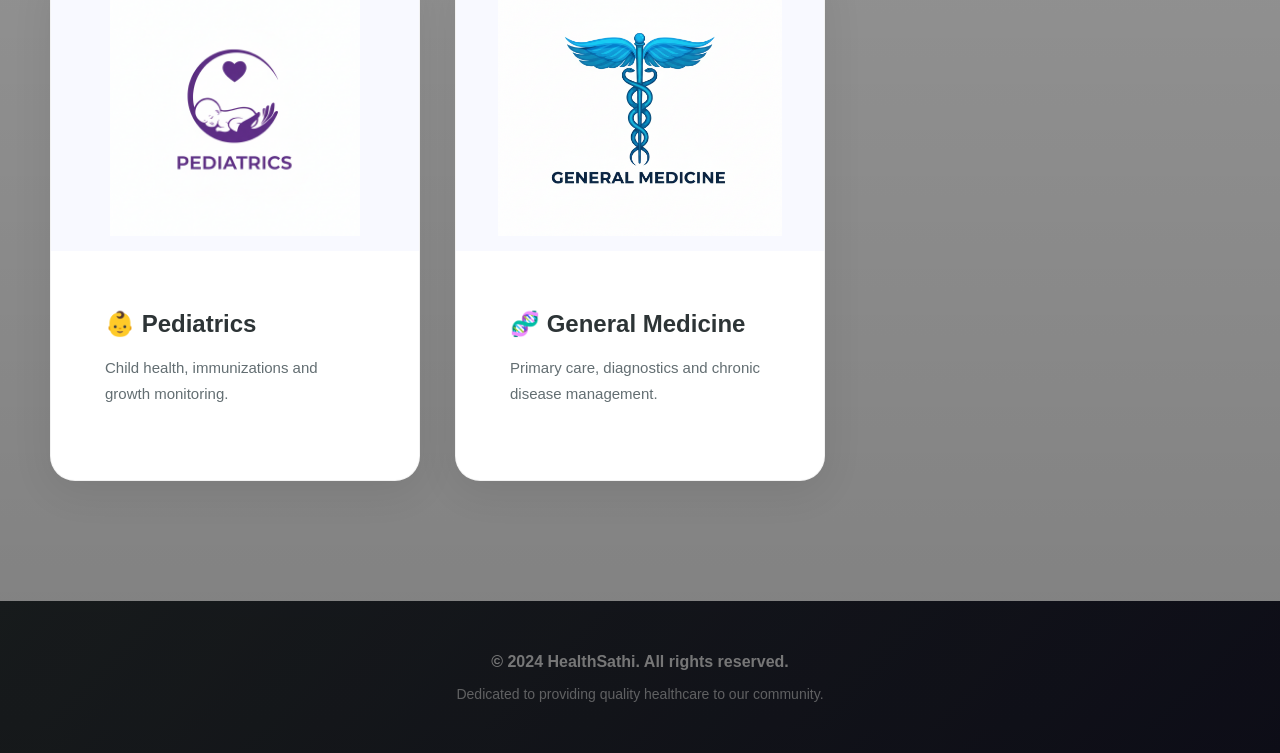
<file: dashboard.html>
<!DOCTYPE html>
<html lang="en">
<head>
  <meta charset="UTF-8">
  <meta name="viewport" content="width=device-width, initial-scale=1.0">
  <title>Hospital Management - Dashboard</title>
  <link rel="stylesheet" href="css/style.css">
  <style>
    /* ============================================
   DASHBOARD PAGE - SPECIFIC STYLES
   ============================================ */

/* Page Background */
 .lang-selector {
      position: relative;
      display: inline-block;
    }
    .lang-selector button {
      background: rgba(212, 216, 205, 0.2);
      border: 2px solid rgba(255,255,255,0.4);
      color: rgb(184, 12, 12);
      padding: 8px 12px;
      border-radius: 30px;
      cursor: pointer;
      font-weight: bold;
      display: flex;
      align-items: center;
      gap: 8px;
    }
    .lang-dropdown {
      display: none;
      position: absolute;
      top: 100%;
      right: 0;
      background: rgb(132, 27, 27);
      min-width: 180px;
      border-radius: 12px;
      box-shadow: 0 10px 30px rgba(0,0,0,0.2);
      overflow: hidden;
      z-index: 1000;
    }
    .lang-dropdown a {
      padding: 12px 16px;
      display: flex;
      align-items: center;
      gap: 12px;
      color: #333;
      text-decoration: none;
      transition: 0.3s;
    }
    .lang-dropdown a:hover {
      background: #667eea;
      color: white;
    }
    .lang-selector:hover .lang-dropdown { display: block; }

.dashboard-page {
  background: linear-gradient(135deg, #f8f9ff 0%, #e8ecff 100%);
  min-height: 100vh;
}

/* ========== HERO BANNER ========== */
.hero-banner {
  background: linear-gradient(135deg, #667eea 0%, #764ba2 100%);
  padding: 100px 50px;
  position: relative;
  overflow: hidden;
  display: flex;
  align-items: center;
  justify-content: space-between;
  min-height: 500px;
}

.hero-banner::before {
  content: '';
  position: absolute;
  top: -50%;
  right: -20%;
  width: 800px;
  height: 800px;
  background: rgba(255, 255, 255, 0.1);
  border-radius: 50%;
  animation: float 15s ease-in-out infinite;
}

.hero-banner::after {
  content: '';
  position: absolute;
  bottom: -40%;
  left: -10%;
  width: 600px;
  height: 600px;
  background: rgba(255, 255, 255, 0.08);
  border-radius: 50%;
  animation: float 20s ease-in-out infinite reverse;
}

@keyframes float {
  0%, 100% { transform: translate(0, 0) rotate(0deg); }
  33% { transform: translate(30px, -30px) rotate(5deg); }
  66% { transform: translate(-20px, 20px) rotate(-5deg); }
}

.hero-content {
  max-width: 600px;
  position: relative;
  z-index: 2;
  animation: fadeInLeft 0.8s ease;
}

@keyframes fadeInLeft {
  from {
    opacity: 0;
    transform: translateX(-50px);
  }
  to {
    opacity: 1;
    transform: translateX(0);
  }
}

.hero-title {
  font-size: 56px;
  font-weight: 800;
  color: white;
  margin-bottom: 20px;
  line-height: 1.2;
  text-shadow: 0 4px 20px rgba(0, 0, 0, 0.2);
  letter-spacing: -1px;
}

.hero-subtitle {
  font-size: 20px;
  color: rgba(255, 255, 255, 0.95);
  margin-bottom: 40px;
  font-weight: 500;
  line-height: 1.6;
}

.hero-buttons {
  display: flex;
  gap: 20px;
  flex-wrap: wrap;
}

.hero-btn {
  padding: 18px 40px;
  border-radius: 50px;
  font-weight: 700;
  font-size: 16px;
  text-decoration: none;
  transition: all 0.3s ease;
  display: inline-flex;
  align-items: center;
  gap: 10px;
  box-shadow: 0 8px 25px rgba(0, 0, 0, 0.2);
}

.hero-btn.primary {
  background: white;
  color: #667eea;
}

.hero-btn.primary:hover {
  transform: translateY(-3px);
  box-shadow: 0 12px 35px rgba(255, 255, 255, 0.4);
}

.hero-btn.secondary {
  background: rgba(255, 255, 255, 0.2);
  color: white;
  backdrop-filter: blur(10px);
  border: 2px solid rgba(255, 255, 255, 0.3);
}

.hero-btn.secondary:hover {
  background: rgba(255, 255, 255, 0.3);
  transform: translateY(-3px);
}

/* Hero Decoration */
.hero-decoration {
  position: relative;
  z-index: 2;
  display: flex;
  flex-direction: column;
  gap: 30px;
  animation: fadeInRight 0.8s ease;
}

@keyframes fadeInRight {
  from {
    opacity: 0;
    transform: translateX(50px);
  }
  to {
    opacity: 1;
    transform: translateX(0);
  }
}

.floating-card {
  background: rgba(255, 255, 255, 0.15);
  backdrop-filter: blur(20px);
  padding: 25px 35px;
  border-radius: 20px;
  border: 1px solid rgba(255, 255, 255, 0.3);
  display: flex;
  align-items: center;
  gap: 15px;
  box-shadow: 0 8px 32px rgba(0, 0, 0, 0.1);
  animation: floatCard 3s ease-in-out infinite;
}

.floating-card.delay-1 {
  animation-delay: 0.5s;
}

.floating-card.delay-2 {
  animation-delay: 1s;
}

@keyframes floatCard {
  0%, 100% { transform: translateY(0); }
  50% { transform: translateY(-10px); }
}

.floating-card .icon {
  font-size: 32px;
}

.floating-card p {
  color: white;
  font-weight: 700;
  font-size: 16px;
  margin: 0;
}

/* ========== QUICK STATS ========== */
.quick-stats {
  max-width: 1400px;
  margin: -60px auto 60px;
  padding: 0 50px;
  display: grid;
  grid-template-columns: repeat(auto-fit, minmax(250px, 1fr));
  gap: 30px;
  position: relative;
  z-index: 10;
}

.stat-card {
  background: white;
  padding: 35px;
  border-radius: 25px;
  display: flex;
  align-items: center;
  gap: 25px;
  box-shadow: 0 15px 50px rgba(0, 0, 0, 0.1);
  transition: all 0.4s ease;
  border: 1px solid rgba(0, 0, 0, 0.05);
  animation: slideUp 0.6s ease;
  animation-fill-mode: both;
}

.stat-card:nth-child(1) { animation-delay: 0.1s; }
.stat-card:nth-child(2) { animation-delay: 0.2s; }
.stat-card:nth-child(3) { animation-delay: 0.3s; }
.stat-card:nth-child(4) { animation-delay: 0.4s; }

@keyframes slideUp {
  from {
    opacity: 0;
    transform: translateY(30px);
  }
  to {
    opacity: 1;
    transform: translateY(0);
  }
}

.stat-card:hover {
  transform: translateY(-8px);
  box-shadow: 0 20px 60px rgba(102, 126, 234, 0.2);
}

.stat-icon {
  font-size: 48px;
  width: 80px;
  height: 80px;
  display: flex;
  align-items: center;
  justify-content: center;
  background: linear-gradient(135deg, #667eea 0%, #764ba2 100%);
  border-radius: 20px;
  flex-shrink: 0;
  box-shadow: 0 8px 25px rgba(102, 126, 234, 0.3);
}

.stat-info h3 {
  font-size: 36px;
  font-weight: 800;
  margin-bottom: 5px;
  background: linear-gradient(135deg, #667eea 0%, #764ba2 100%);
  -webkit-background-clip: text;
  -webkit-text-fill-color: transparent;
  background-clip: text;
}

.stat-info p {
  color: #636e72;
  font-weight: 600;
  font-size: 15px;
  margin: 0;
}

/* ========== DASHBOARD MAIN ========== */
.dashboard {
  max-width: 1400px;
  margin: 0 auto;
  padding: 40px 50px;
}

.dashboard-header {
  text-align: center;
  margin-bottom: 60px;
  animation: fadeIn 0.8s ease;
}

@keyframes fadeIn {
  from { opacity: 0; }
  to { opacity: 1; }
}

.dashboard-header h1 {
  font-size: 48px;
  font-weight: 800;
  background: linear-gradient(135deg, #232a47 0%, #2025ac 100%);
  -webkit-background-clip: text;
  -webkit-text-fill-color: transparent;
  background-clip: text;
  margin-bottom: 15px;
  letter-spacing: -1px;
}

.dashboard-header .subtitle {
  font-size: 20px;
  color: #636e72;
  font-weight: 500;
}

/* ========== CARD GRID ========== */
.card-grid {
  display: grid;
  grid-template-columns: repeat(auto-fit, minmax(320px, 1fr));
  gap: 35px;
  animation: fadeIn 1s ease;
}

.card {
  background: white;
  border-radius: 25px;
  overflow: hidden;
  box-shadow: 0 10px 40px rgba(0, 0, 0, 0.08);
  transition: all 0.4s cubic-bezier(0.4, 0, 0.2, 1);
  text-decoration: none;
  color: inherit;
  display: flex;
  flex-direction: column;
  position: relative;
  border: 1px solid rgba(0, 0, 0, 0.05);
}

.card::before {
  content: '';
  position: absolute;
  top: 0;
  left: 0;
  right: 0;
  height: 5px;
  background: linear-gradient(90deg, #667eea 0%, #764ba2 100%);
  transform: scaleX(0);
  transition: transform 0.4s ease;
}

.card:hover::before {
  transform: scaleX(1);
}

.card:hover {
  transform: translateY(-12px) scale(1.02);
  box-shadow: 0 25px 70px rgba(102, 126, 234, 0.25);
}

.card-image {
  position: relative;
  overflow: hidden;
  height: 280px;
  background: #f8f9ff;
  display: flex;
  align-items: center;
  justify-content: center;
}

.card-image img {
  width: 100%;
  height: 100%;
  object-fit: contain;
  padding: 15px;
  transition: transform 0.5s ease;
}

.card:hover .card-image img {
  transform: scale(1.05);
}

.card-badge {
  position: absolute;
  top: 15px;
  right: 15px;
  background: linear-gradient(135deg, #667eea 0%, #764ba2 100%);
  color: white;
  padding: 8px 16px;
  border-radius: 20px;
  font-size: 12px;
  font-weight: 700;
  text-transform: uppercase;
  letter-spacing: 0.5px;
  box-shadow: 0 4px 15px rgba(102, 126, 234, 0.4);
}

.card-badge.badge-new {
  background: linear-gradient(135deg, #11998e 0%, #38ef7d 100%);
}

.card-content {
  padding: 30px;
  flex: 1;
  display: flex;
  flex-direction: column;
}

.card-icon {
  font-size: 48px;
  margin-bottom: 15px;
  display: inline-block;
  animation: bounce 2s ease-in-out infinite;
}

@keyframes bounce {
  0%, 100% { transform: translateY(0); }
  50% { transform: translateY(-5px); }
}

.card-content h3 {
  font-size: 26px;
  font-weight: 700;
  margin-bottom: 12px;
  color: #2d3436;
}

.card-details {
  color: #636e72;
  font-size: 15px;
  line-height: 1.7;
  margin-bottom: 20px;
  flex: 1;
}

.card-footer {
  display: flex;
  justify-content: space-between;
  align-items: center;
  padding-top: 20px;
  border-top: 2px solid #f0f3ff;
}

.card-meta {
  font-size: 14px;
  color: #667eea;
  font-weight: 600;
}

.card-arrow {
  width: 40px;
  height: 40px;
  background: linear-gradient(135deg, #667eea 0%, #764ba2 100%);
  color: white;
  border-radius: 50%;
  display: flex;
  align-items: center;
  justify-content: center;
  font-size: 20px;
  font-weight: 700;
  transition: all 0.3s ease;
}

.card:hover .card-arrow {
  transform: translateX(5px);
}

/* ========== QUICK ACCESS SECTION ========== */
.quick-access {
  max-width: 1400px;
  margin: 80px auto 60px;
  padding: 0 50px;
}

.quick-access h2 {
  font-size: 42px;
  font-weight: 800;
  text-align: center;
  margin-bottom: 50px;
  background: linear-gradient(135deg, #667eea 0%, #764ba2 100%);
  -webkit-background-clip: text;
  -webkit-text-fill-color: transparent;
  background-clip: text;
}

.quick-access-grid {
  display: grid;
  grid-template-columns: repeat(auto-fit, minmax(250px, 1fr));
  gap: 30px;
}

.quick-card {
  background: white;
  padding: 40px 30px;
  border-radius: 25px;
  text-align: center;
  box-shadow: 0 10px 40px rgba(0, 0, 0, 0.08);
  transition: all 0.4s ease;
  text-decoration: none;
  color: inherit;
  border: 2px solid transparent;
  position: relative;
  overflow: hidden;
}

.quick-card::before {
  content: '';
  position: absolute;
  top: 0;
  left: -100%;
  width: 100%;
  height: 100%;
  background: linear-gradient(135deg, rgba(102, 126, 234, 0.05) 0%, rgba(118, 75, 162, 0.05) 100%);
  transition: left 0.4s ease;
}

.quick-card:hover::before {
  left: 0;
}

.quick-card:hover {
  transform: translateY(-8px);
  border-color: #667eea;
  box-shadow: 0 15px 50px rgba(102, 126, 234, 0.2);
}

.quick-icon {
  font-size: 56px;
  margin-bottom: 20px;
  position: relative;
  z-index: 2;
}

.quick-card h3 {
  font-size: 22px;
  font-weight: 700;
  margin-bottom: 10px;
  color: #2d3436;
  position: relative;
  z-index: 2;
}

.quick-card p {
  color: #636e72;
  font-size: 15px;
  font-weight: 500;
  position: relative;
  z-index: 2;
}

/* ========== FOOTER ========== */
.dashboard-footer {
  background: linear-gradient(135deg, #2d3436 0%, #1a1a2e 100%);
  color: white;
  text-align: center;
  padding: 40px 20px;
  margin-top: 80px;
}

.dashboard-footer p {
  margin: 8px 0;
  opacity: 0.9;
}

.dashboard-footer p:first-child {
  font-weight: 700;
  font-size: 16px;
}

.dashboard-footer p:last-child {
  font-size: 14px;
  opacity: 0.7;
}

/* ========== RESPONSIVE DESIGN ========== */
@media (max-width: 1024px) {
  .hero-banner {
    flex-direction: column;
    padding: 60px 50px;
    text-align: center;
  }

  .hero-content {
    max-width: 100%;
  }

  .hero-buttons {
    justify-content: center;
  }

  .hero-decoration {
    margin-top: 40px;
  }

  .card-grid {
    grid-template-columns: repeat(auto-fit, minmax(280px, 1fr));
  }
}

@media (max-width: 768px) {
  .hero-banner {
    padding: 50px 25px;
    min-height: auto;
  }

  .hero-title {
    font-size: 36px;
  }

  .hero-subtitle {
    font-size: 16px;
  }

  .hero-buttons {
    flex-direction: column;
    width: 100%;
  }

  .hero-btn {
    width: 100%;
    justify-content: center;
  }

  .quick-stats {
    padding: 0 25px;
    grid-template-columns: 1fr;
    gap: 20px;
    margin: -40px auto 40px;
  }

  .stat-card {
    padding: 25px;
  }

  .stat-icon {
    width: 60px;
    height: 60px;
    font-size: 36px;
  }

  .stat-info h3 {
    font-size: 28px;
  }

  .dashboard,
  .quick-access {
    padding: 30px 25px;
  }

  .dashboard-header h1 {
    font-size: 36px;
  }

  .dashboard-header .subtitle {
    font-size: 16px;
  }

  .card-grid {
    grid-template-columns: 1fr;
    gap: 25px;
  }

  .quick-access h2 {
    font-size: 32px;
  }

  .quick-access-grid {
    grid-template-columns: repeat(2, 1fr);
    gap: 20px;
  }

  .floating-card {
    padding: 20px 25px;
  }
}

@media (max-width: 480px) {
  .hero-title {
    font-size: 28px;
  }

  .quick-access-grid {
    grid-template-columns: 1fr;
  }

  .card-content h3 {
    font-size: 22px;
  }
}
  </style>
</head>
<body class="dashboard-page"
style="margin: 0;
padding: 0;
background: url('img/gemini-dashboard.png') no-repeat center center fixed;
  background-size: cover;">

  <!-- Navbar -->
  <header class="navbar">
    <h2 style="font-size: 18px;">🏥  HealthSathi </h2>
    <nav>
      <a href="appointments.html" data-i18n="appointments">Appointments</a>
      <a href="departments.html" data-i18n="departments">Departments</a>
      <a href="pharmacy.html" data-i18n="pharmacy">Pharmacy</a>
      <a href="lab.html" data-i18n="lab">Lab</a>
      <a href="billing.html" data-i18n="billing">Billing</a>
      <a href="chatbot.html" data-i18n="chatbot">AI Chatbot</a>
      <a href="nearbyhospital.html" data-i18n="nearby_hospitals">Nearby Hospitals</a>
      <a href="emergency.html" class="emergency-btn" data-i18n="emergency">🚨 Emergency</a>
      <a href="index.html" data-i18n="logout">Logout</a>
      
      <!-- Language Selector with Flags -->
      <div class="lang-selector">
        <button id="current-lang">
          <span id="lang-flag">🇬🇧</span> <span id="lang-name">English</span> ▼
        </button>
        <div class="lang-dropdown">
          <a href="#" data-lang="en"><span>🇬🇧</span> English</a>
          <a href="#" data-lang="hi"><span>🇮🇳</span> हिन्दी</a>
          <a href="#" data-lang="ta"><span>🇮🇳</span> தமிழ்</a>
          <a href="#" data-lang="te"><span>🇮🇳</span> తెలుగు</a>
          <a href="#" data-lang="kn"><span>🇮🇳</span> ಕನ್ನಡ</a>
        </div>
      </div>
    </nav>
  </header>

  <!-- Dashboard Cards -->
  <main class="dashboard">
    <div class="dashboard-header">
      <h1 data-i18n="welcome">Welcome to Lifeline Multispeciality Hospital — caring for your health every step of the way!</h1>
      <p class="subtitle" data-i18n="subtitle">Choose a department to get started</p>
    </div>

    <div class="card-grid">
      <!-- Cardiology -->
      <a href="departments.html#cardiology" class="card">
        <div class="card-image">
          <img src="img/dashboard/Cardiology.png" alt="Cardiology">
        </div>
        <div class="card-content">
          <strong data-i18n="cardiology">🫀 Cardiology</strong>
          <div class="card-details" data-i18n="cardiology_desc">Specialized heart care — consultations, angiography and rehab services.</div>
        </div>
      </a>

      <!-- Orthopedics -->
      <a href="departments.html#orthopedics" class="card">
        <div class="card-image">
          <img src="img/dashboard/Orthopedics.png" alt="Orthopedics">
        </div>
        <div class="card-content">
          <strong data-i18n="orthopedics">🦴 Orthopedics</strong>
          <div class="card-details" data-i18n="orthopedics_desc">Bone & joint treatments including arthroscopy and joint replacement.</div>
        </div>
      </a>

      <!-- Dentistry -->
      <a href="departments.html#dentistry" class="card">
        <div class="card-image">
          <img src="img/dashboard/Dentistry.png" alt="Dentistry">
        </div>
        <div class="card-content">
          <strong data-i18n="dentistry">🦷 Dentistry</strong>
          <div class="card-details" data-i18n="dentistry_desc">Complete dental care: checkups, cosmetic dentistry and emergency extraction.</div>
        </div>
      </a>

      <!-- Neurology -->
      <a href="departments.html#neurology" class="card">
        <div class="card-image">
          <img src="img/dashboard/Neurology.png" alt="Neurology">
        </div>
        <div class="card-content">
          <strong data-i18n="neurology">🧠 Neurology</strong>
          <div class="card-details" data-i18n="neurology_desc">Diagnosis and treatment for brain & nervous system disorders.</div>
        </div>
      </a>

      <!-- Dermatology -->
      <a href="departments.html#dermatology" class="card">
        <div class="card-image">
          <img src="img/dashboard/Dermatology.png" alt="Dermatology">
        </div>
        <div class="card-content">
          <strong data-i18n="dermatology">🌸 Dermatology</strong>
          <div class="card-details" data-i18n="dermatology_desc">Skin treatments, mole removal, and allergy testing.</div>
        </div>
      </a>

      <!-- Gynecology -->
      <a href="departments.html#gynecology" class="card">
        <div class="card-image">
          <img src="img/dashboard/Gynecology.png" alt="Gynecology">
        </div>
        <div class="card-content">
          <strong data-i18n="gynecology">🤰 Gynecology</strong>
          <div class="card-details" data-i18n="gynecology_desc">Women's health, prenatal care and obstetrics services.</div>
        </div>
      </a>

      <!-- Pediatrics -->
      <a href="departments.html#pediatrics" class="card">
        <div class="card-image">
          <img src="img/dashboard/Pediatrics.png" alt="Pediatrics">
        </div>
        <div class="card-content">
          <strong data-i18n="pediatrics">👶 Pediatrics</strong>
          <div class="card-details" data-i18n="pediatrics_desc">Child health, immunizations and growth monitoring.</div>
        </div>
      </a>

      <!-- General Medicine -->
      <a href="departments.html#general" class="card">
        <div class="card-image">
          <img src="img/dashboard/General-Medicine.png" alt="General Medicine">
        </div>
        <div class="card-content">
          <strong data-i18n="general">🧬 General Medicine</strong>
          <div class="card-details" data-i18n="general_desc">Primary care, diagnostics and chronic disease management.</div>
        </div>
      </a>
    </div>
  </main>

  <!-- Footer -->
  <footer class="dashboard-footer">
    <p>© 2024 HealthSathi. All rights reserved.</p>
    <p>Dedicated to providing quality healthcare to our community.</p>
  </footer>

   <!-- Floating Phone Icon -->
  <div class="floating-phone-icon">
    <a href="tel:+919876543210" title="Call Hospital">
      📞
    </a>
  </div>

  <link rel="stylesheet" href="https://cdnjs.cloudflare.com/ajax/libs/font-awesome/6.4.0/css/all.min.css">
  <style>
    .floating-phone-icon {
      position: fixed;
      bottom: 30px;
      right: 30px;
      z-index: 9999;
      animation: pulse 2s infinite;
    }
    .floating-phone-icon a {
      display: flex;
      align-items: center;
      justify-content: center;
      width: 60px;
      height: 60px;
      background: linear-gradient(135deg, #667eea 0%, #764ba2 100%);
      border-radius: 50%;
      color: white;
      font-size: 28px;
      text-decoration: none;
      box-shadow: 0 8px 25px rgba(102, 126, 234, 0.4);
      transition: all 0.3s ease;
    }
    .floating-phone-icon a:hover {
      transform: scale(1.15);
      box-shadow: 0 12px 35px rgba(102, 126, 234, 0.6);
    }
    @keyframes pulse {
      0%, 100% { transform: scale(1); }
      50% { transform: scale(1.05); }
    }
  </style>

  <script src="js/language-config.js"></script>
</body>
</html>
</file>
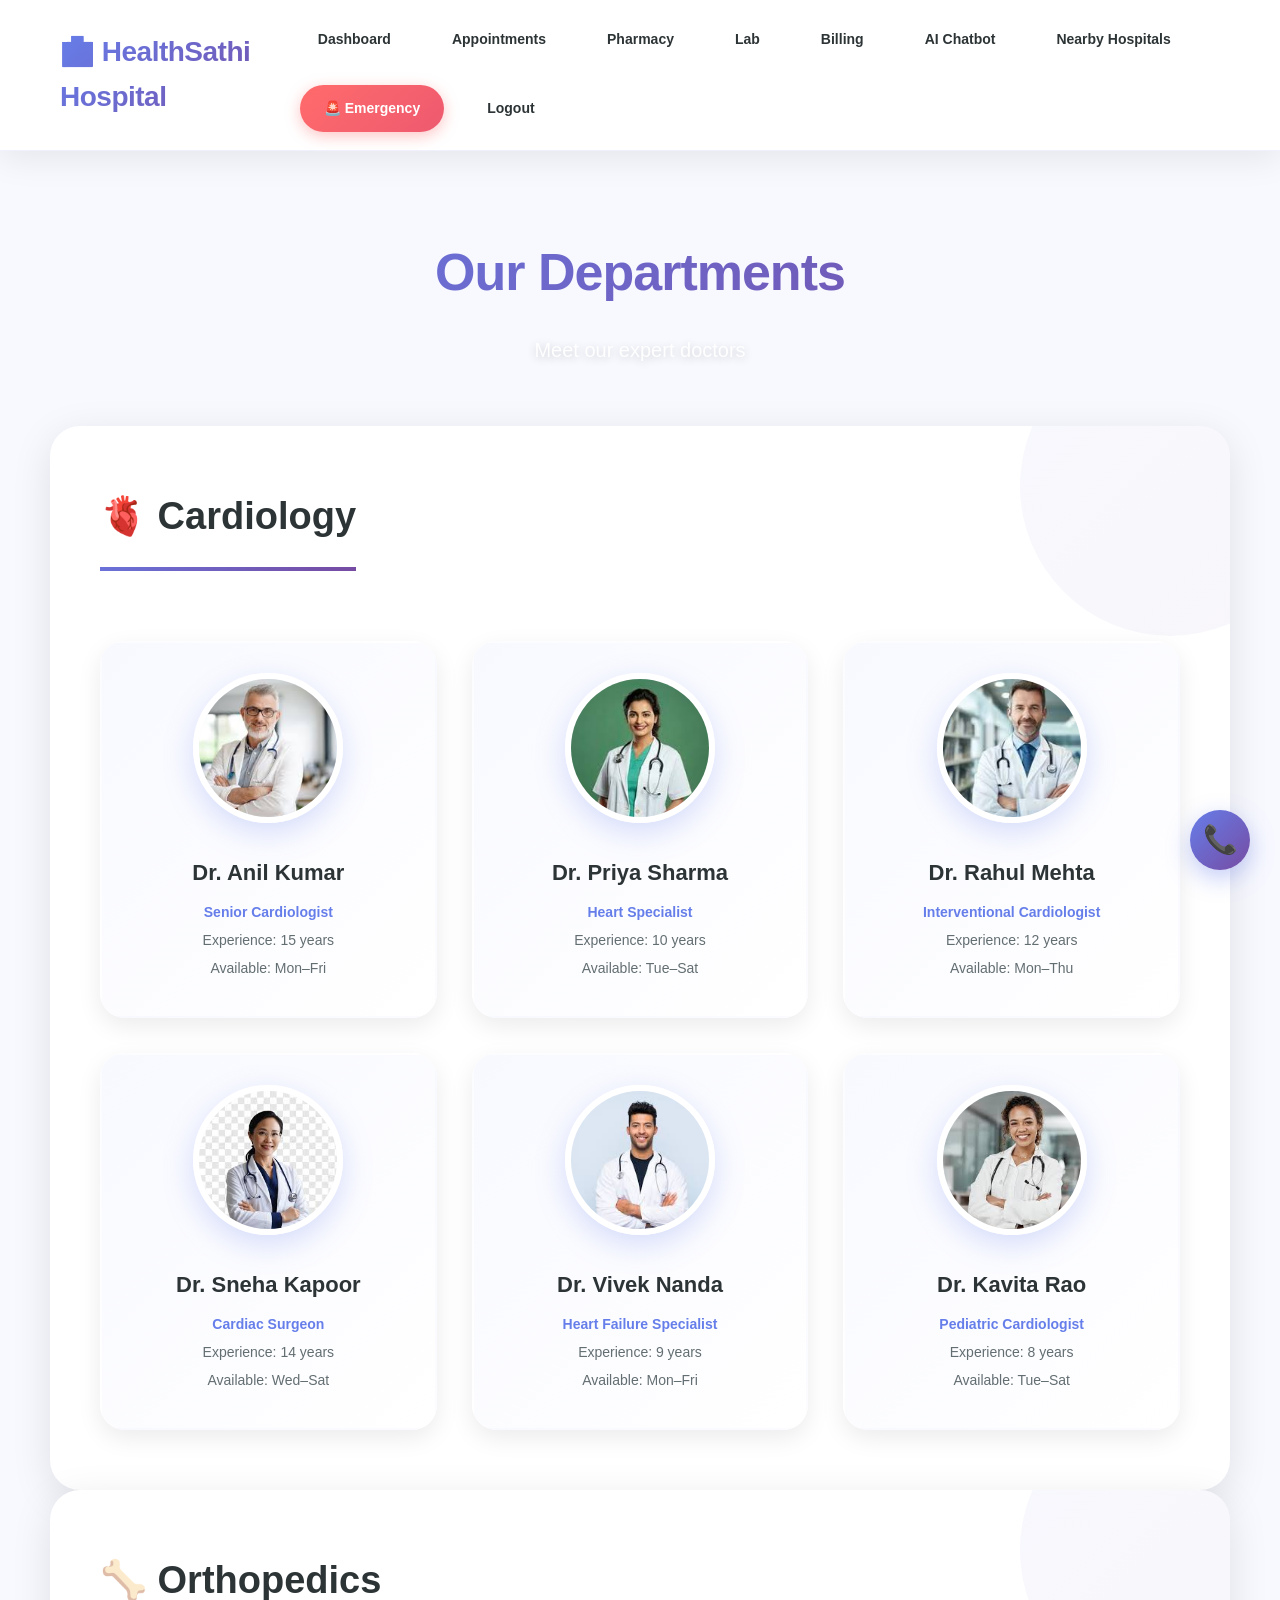
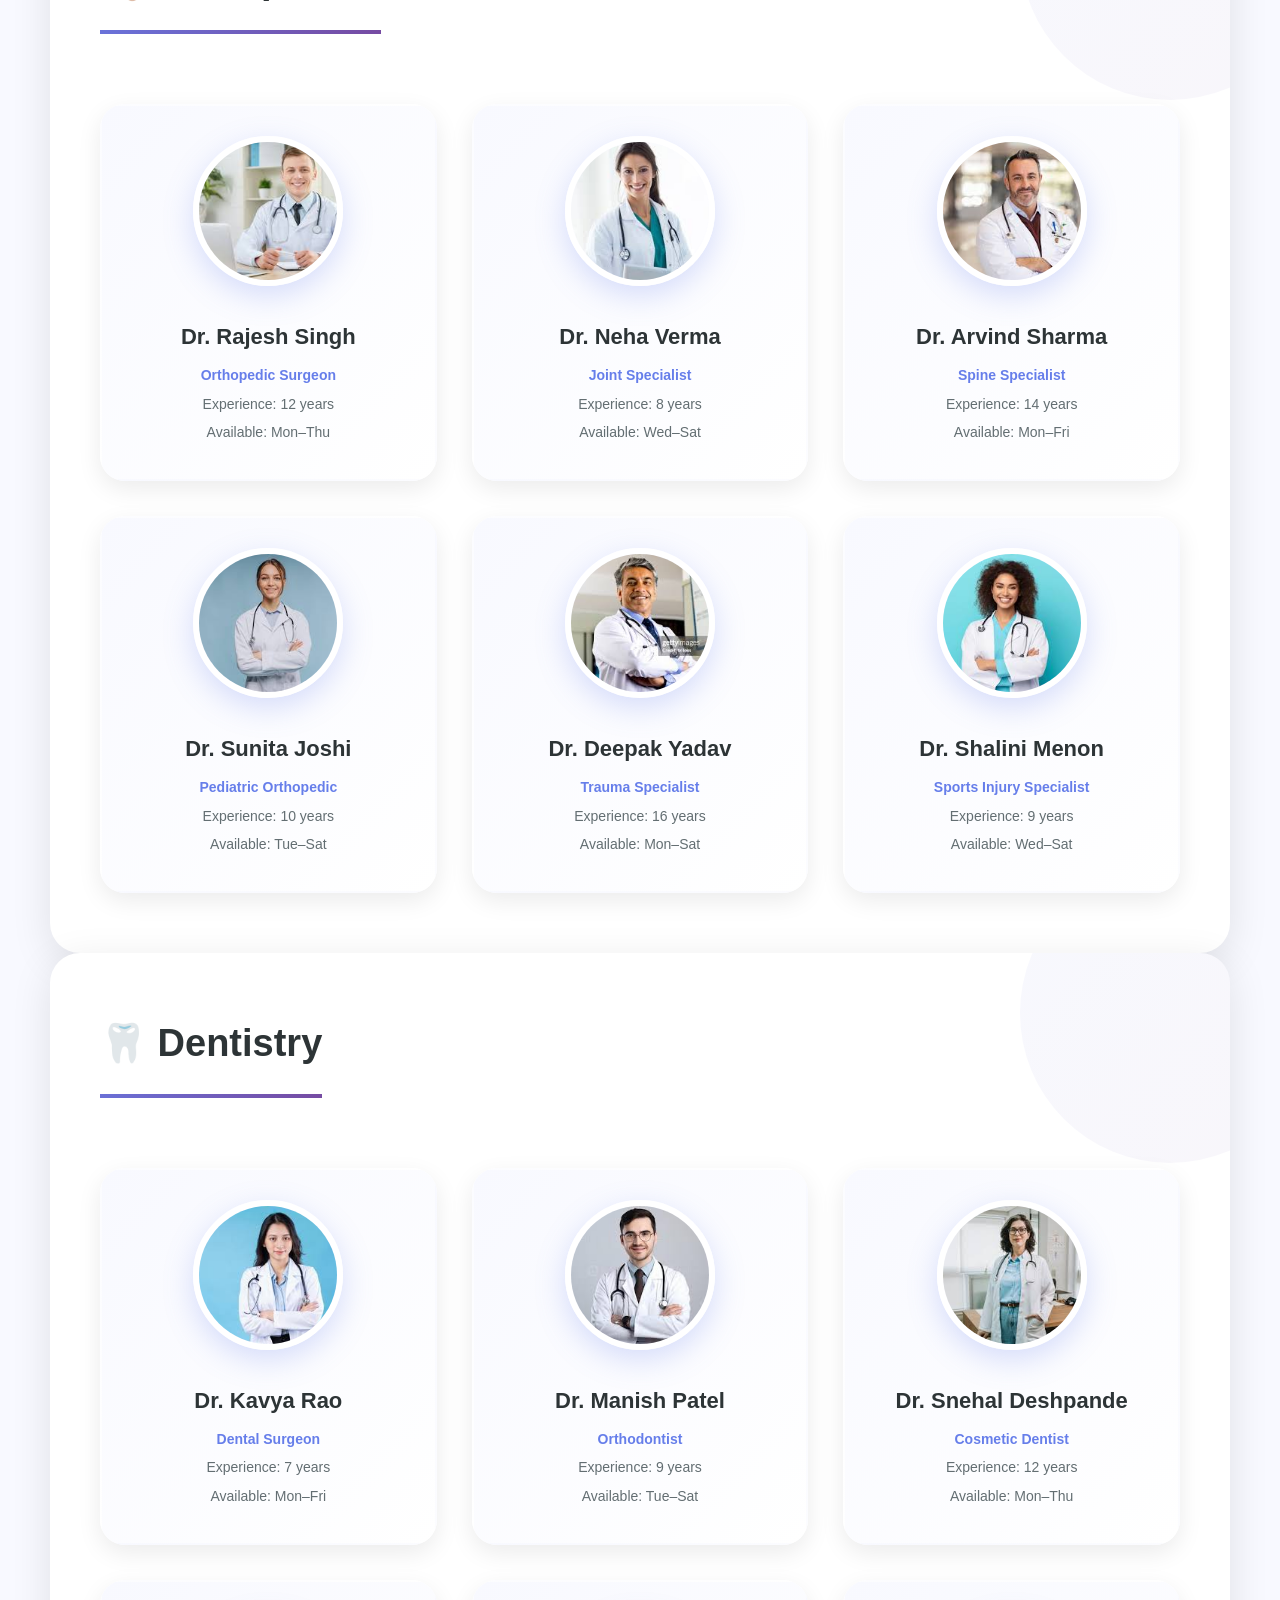
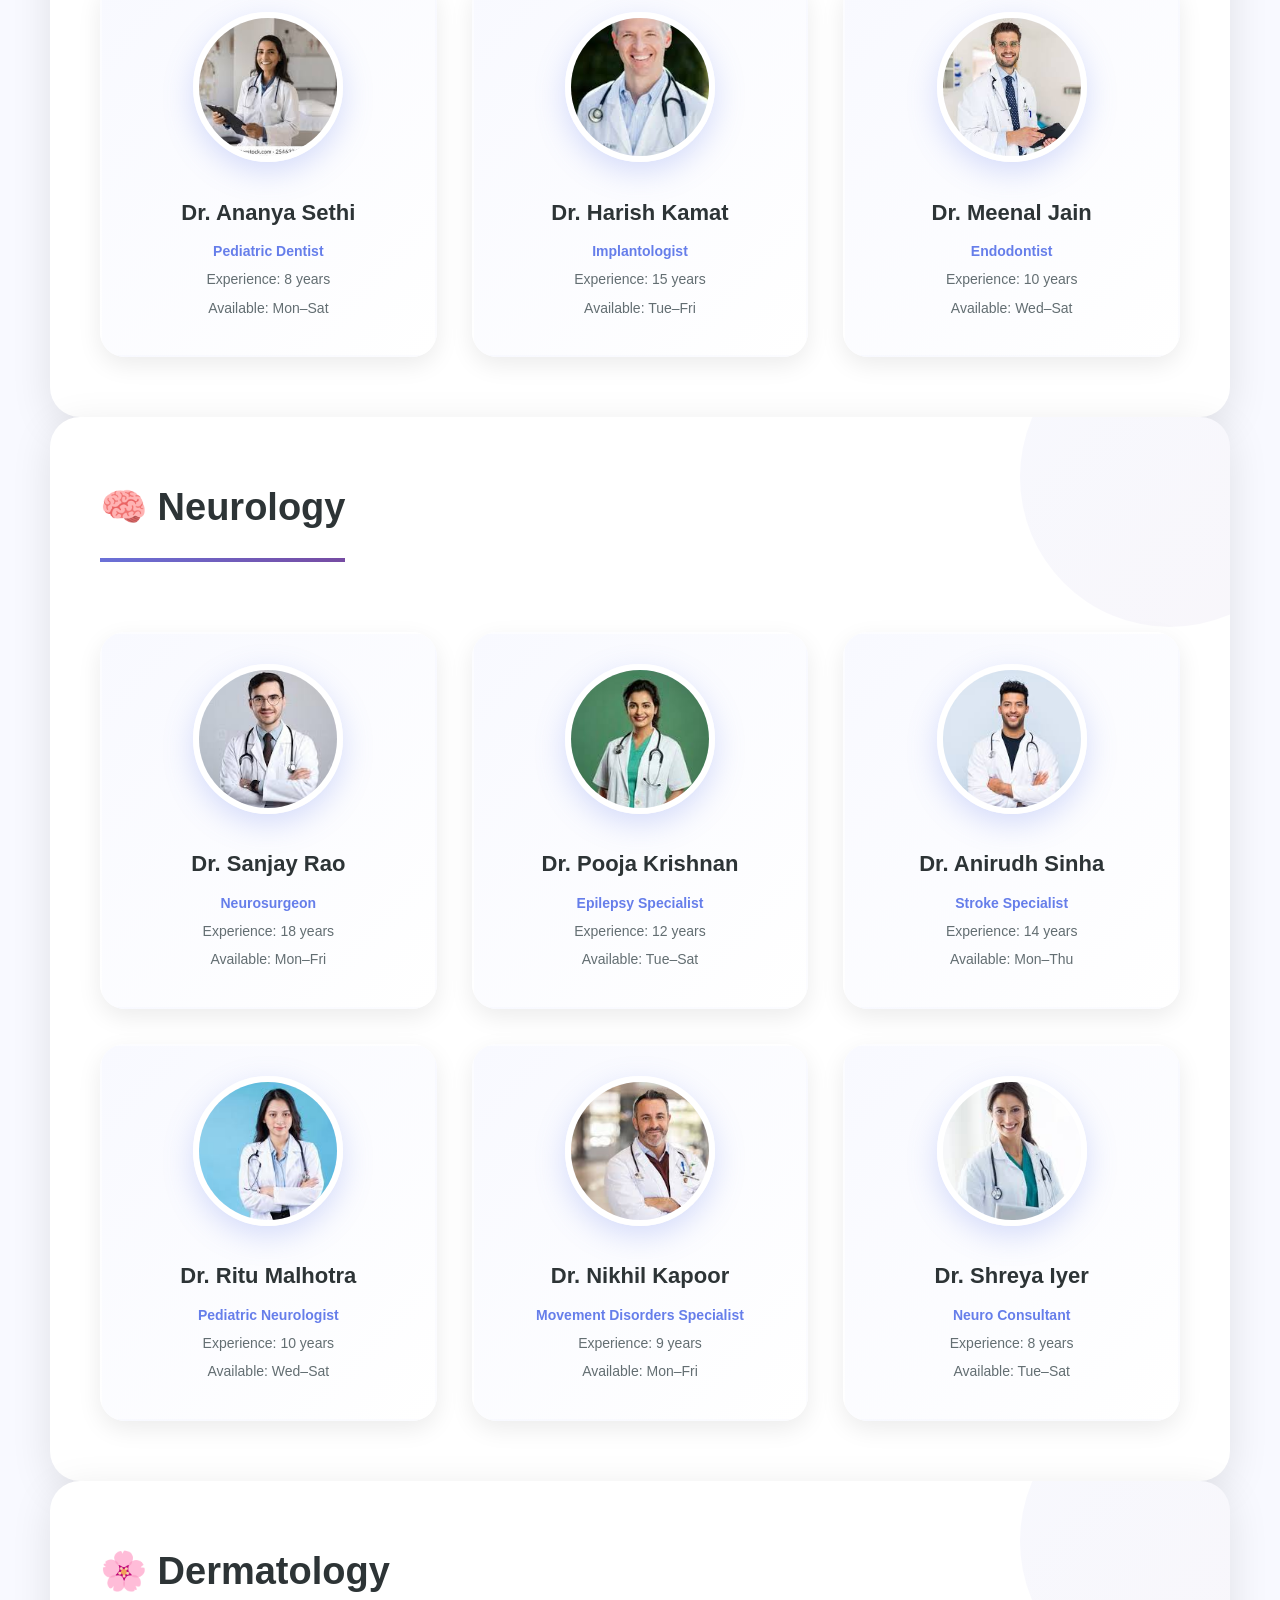
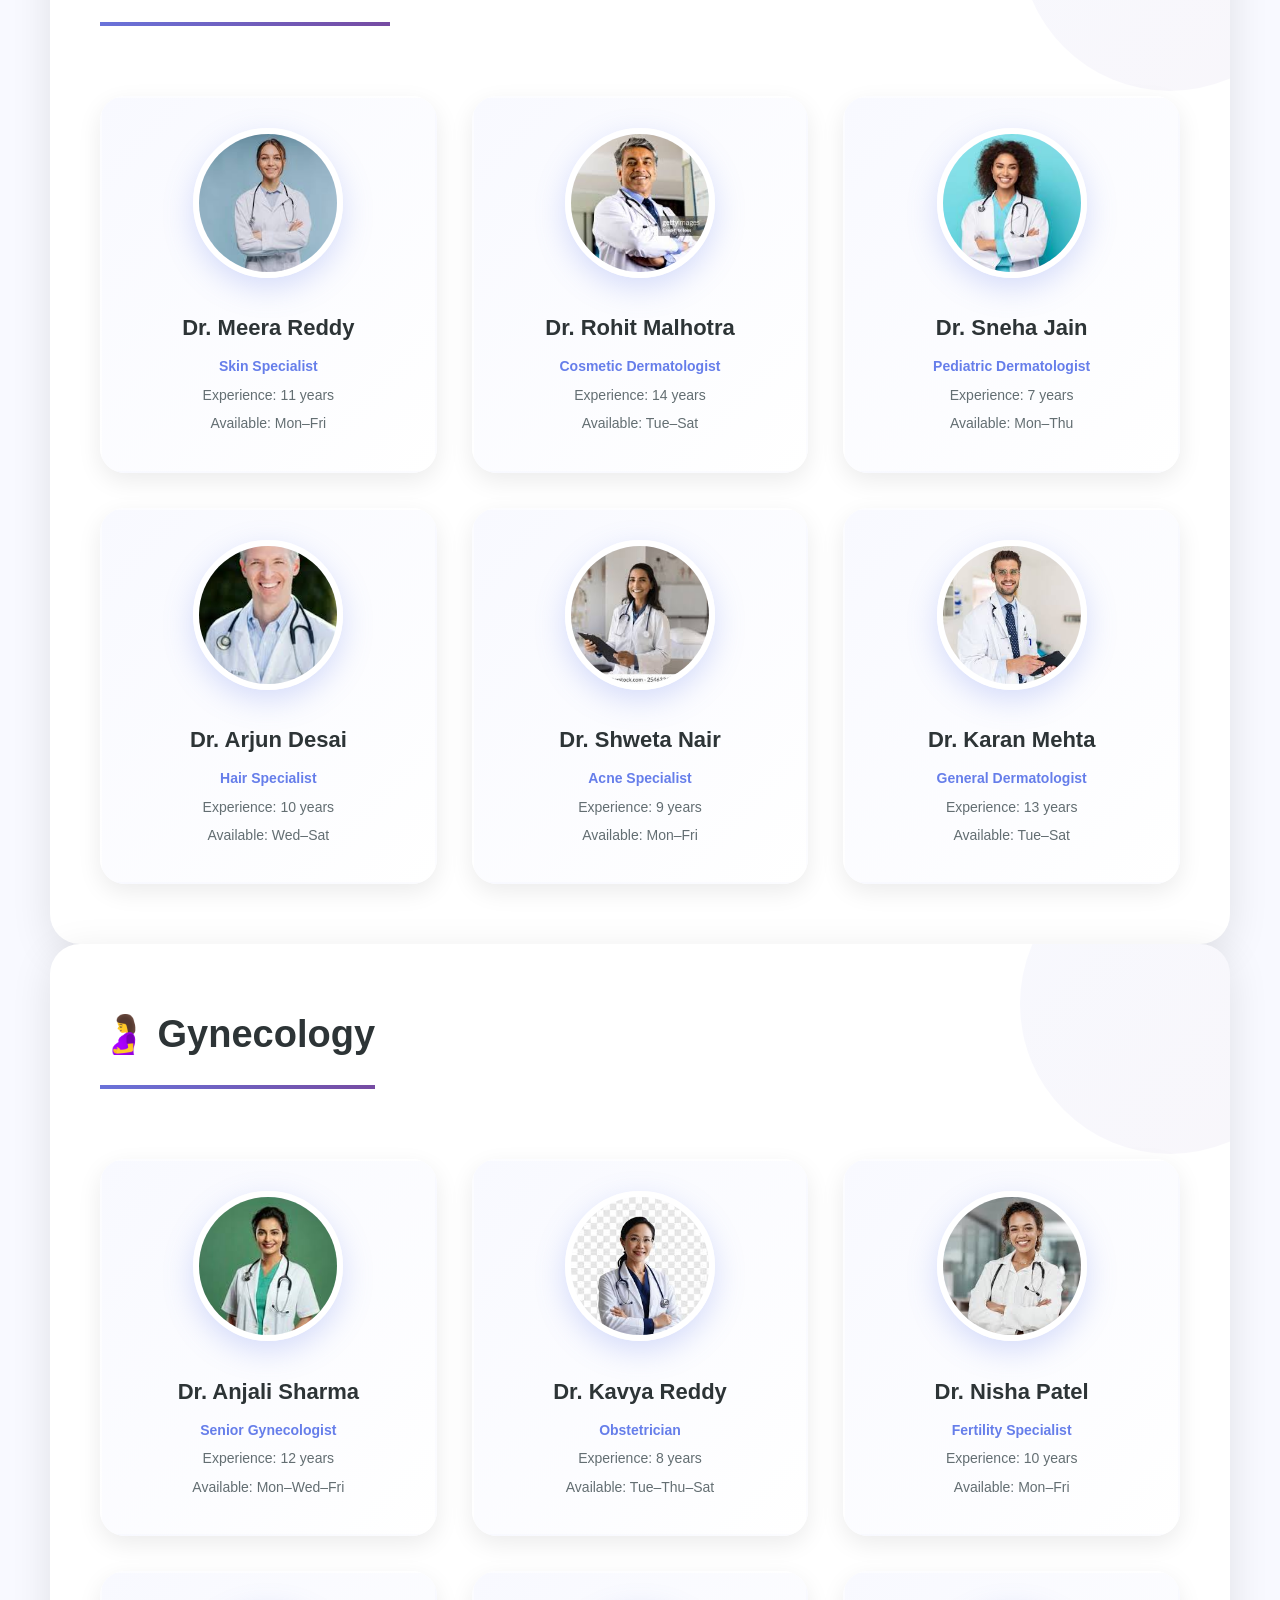
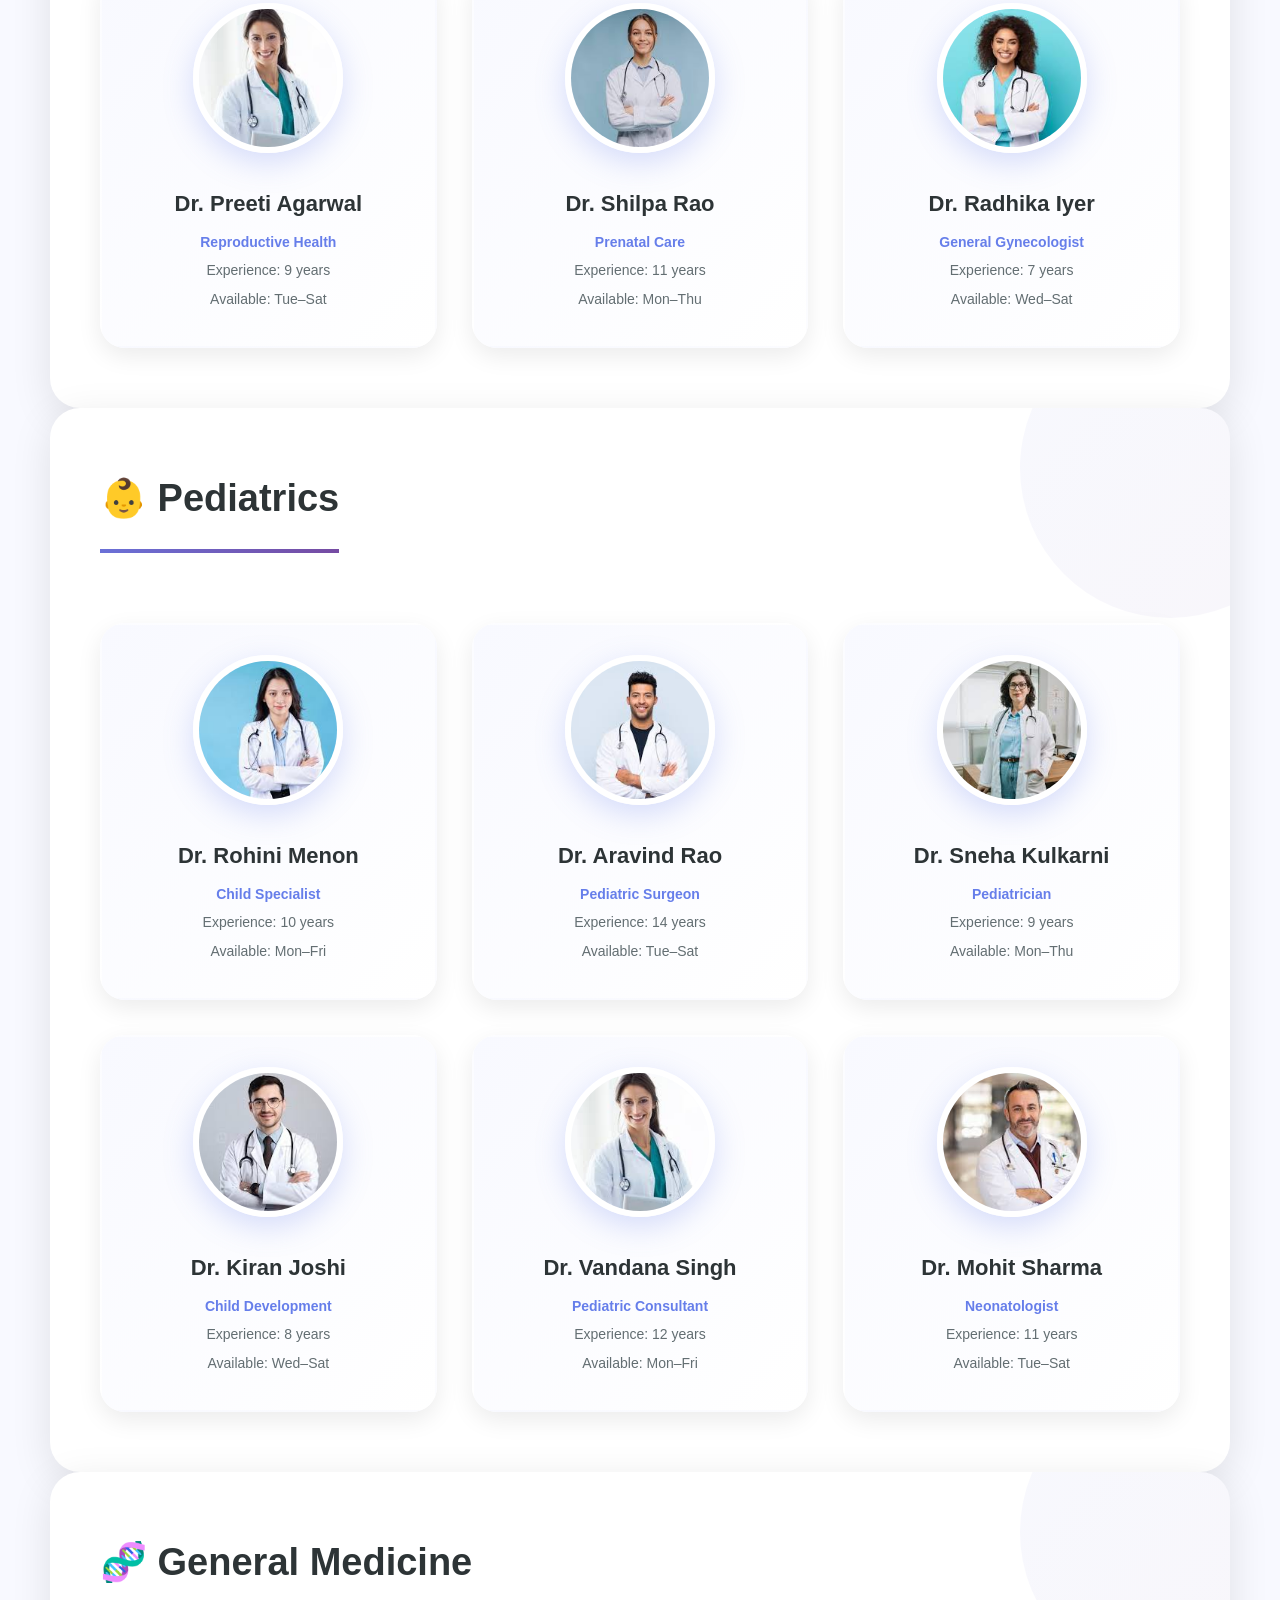
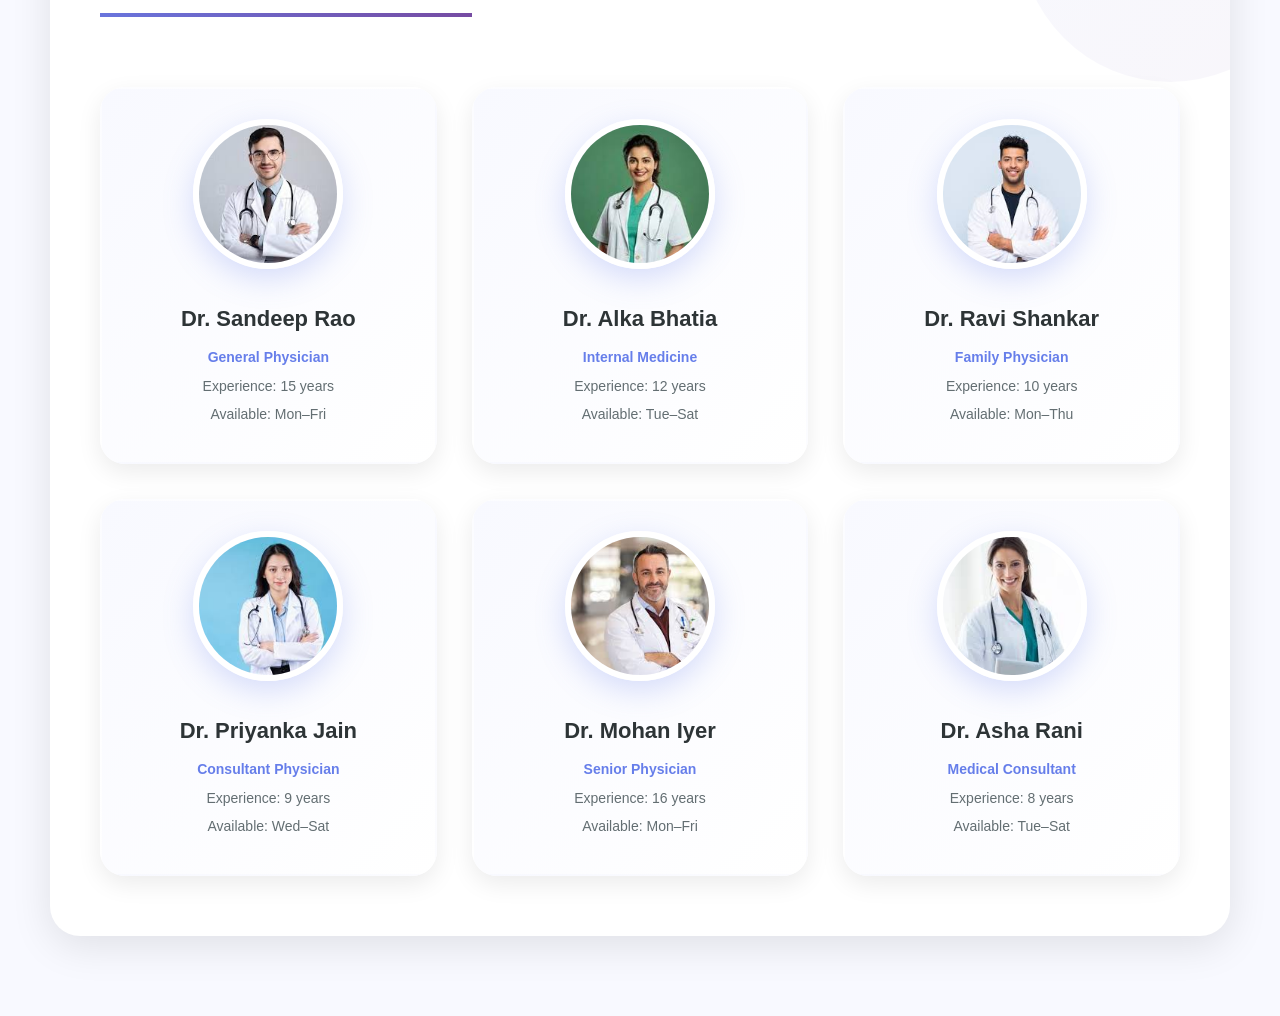
<file: departments.html>
<!DOCTYPE html>
<html lang="en">
<head>
  <meta charset="UTF-8">
  <meta name="viewport" content="width=device-width, initial-scale=1.0">
  <title>Departments - CityCare Hospital</title>
  <link rel="stylesheet" href="css/style.css">
</head><body>

  <!-- Navbar -->
  <header class="navbar">
    <h2>🏥 HealthSathi Hospital</h2>
    <nav>
      <a href="dashboard.html" data-i18n="dashboard">Dashboard</a>
      <a href="appointments.html" data-i18n="appointments">Appointments</a>
      <a href="pharmacy.html" data-i18n="pharmacy">Pharmacy</a>
      <a href="lab.html" data-i18n="lab">Lab</a>
      <a href="billing.html" data-i18n="billing">Billing</a>
      <a href="chatbot.html" data-i18n="chatbot">AI Chatbot</a>
      <a href="nearbyhospital.html" data-i18n="nearbyhospital">Nearby Hospitals</a>
      <a href="emergency.html" class="emergency-btn" data-i18n="emergency">🚨 Emergency</a>
      <a href="index.html" data-i18n="logout">Logout</a>
    </nav>
  </header>

  <main class="departments">
    <h1 data-i18n="our_departments">Our Departments</h1>
    <p class="subtitle" data-i18n="meet_doctors">Meet our expert doctors</p>

    <!-- ================= CARDIOLOGY ================= -->
    <section id="cardiology" class="department-section">
      <h2 data-i18n="cardiology">🫀 Cardiology</h2>
      <div class="doctor-list">
        <div class="doctor-card" 
     data-department="Cardiology" 
     data-doctor="Dr. Anil Kumar"
     onclick="bookDoctor(this)">
          <img src="img/doctors/cardiology5.jpg" alt="Dr. Anil Kumar">
          <h3>Dr. Anil Kumar</h3>
          <p>Senior Cardiologist</p>
          <p>Experience: 15 years</p>
          <p>Available: Mon–Fri</p>
        </div>
        <div class="doctor-card" 
     data-department="Cardiology" 
     data-doctor="Dr. Priya Sharma"
     onclick="bookDoctor(this)">
          <img src="img/doctors/cardiology2.jpeg" alt="Dr. Priya Sharma">
          <h3>Dr. Priya Sharma</h3>
          <p>Heart Specialist</p>
          <p>Experience: 10 years</p>
          <p>Available: Tue–Sat</p>
        </div>
         <div class="doctor-card" 
     data-department="Cardiology" 
     data-doctor="Dr. Rahul Mehta"
     onclick="bookDoctor(this)">
          <img src="img/doctors/cardiology1.jpeg" alt="Dr. Rahul Mehta">
          <h3>Dr. Rahul Mehta</h3>
          <p>Interventional Cardiologist</p>
          <p>Experience: 12 years</p>
          <p>Available: Mon–Thu</p>
        </div>
        <div class="doctor-card" 
     data-department="Cardiology" 
     data-doctor="Dr. Sneha Kapoor"
     onclick="bookDoctor(this)">
          <img src="img/doctors/cardiology6.jpg" alt="Dr. Sneha Kapoor">
          <h3>Dr. Sneha Kapoor</h3>
          <p>Cardiac Surgeon</p>
          <p>Experience: 14 years</p>
          <p>Available: Wed–Sat</p>
        </div>
        <div class="doctor-card" 
     data-department="Cardiology" 
     data-doctor="Dr. Vivek Nanda"
     onclick="bookDoctor(this)">
          <img src="img/doctors/cardiology3.jpg" alt="Dr. Vivek Nanda">
          <h3>Dr. Vivek Nanda</h3>
          <p>Heart Failure Specialist</p>
          <p>Experience: 9 years</p>
          <p>Available: Mon–Fri</p>
        </div>
        <div class="doctor-card" 
     data-department="Cardiology" 
     data-doctor="Dr. Kavita Rao"
     onclick="bookDoctor(this)">
          <img src="img/doctors/cardiology4.jpg" alt="Dr. Kavita Rao">
          <h3>Dr. Kavita Rao</h3>
          <p>Pediatric Cardiologist</p>
          <p>Experience: 8 years</p>
          <p>Available: Tue–Sat</p>
        </div>
      </div>
    </section>

    <!-- ================= ORTHOPEDICS ================= -->
    <section id="orthopedics" class="department-section">
      <h2 data-i18n="orthopedics">🦴 Orthopedics</h2>
      <div class="doctor-list">
        <div class="doctor-card">
          <img src="img/doctors/ortho1.jpg" alt="Dr. Rajesh Singh">
          <h3>Dr. Rajesh Singh</h3>
          <p>Orthopedic Surgeon</p>
          <p>Experience: 12 years</p>
          <p>Available: Mon–Thu</p>
        </div>
        <div class="doctor-card">
          <img src="img/doctors/ortho2.jpg" alt="Dr. Neha Verma">
          <h3>Dr. Neha Verma</h3>
          <p>Joint Specialist</p>
          <p>Experience: 8 years</p>
          <p>Available: Wed–Sat</p>
        </div>
        <div class="doctor-card">
          <img src="img/doctors/ortho3.jpg" alt="Dr. Arvind Sharma">
          <h3>Dr. Arvind Sharma</h3>
          <p>Spine Specialist</p>
          <p>Experience: 14 years</p>
          <p>Available: Mon–Fri</p>
        </div>
        <div class="doctor-card">
          <img src="img/doctors/ortho4.jpg" alt="Dr. Sunita Joshi">
          <h3>Dr. Sunita Joshi</h3>
          <p>Pediatric Orthopedic</p>
          <p>Experience: 10 years</p>
          <p>Available: Tue–Sat</p>
        </div>
        <div class="doctor-card">
          <img src="img/doctors/ortho5.jpg" alt="Dr. Deepak Yadav">
          <h3>Dr. Deepak Yadav</h3>
          <p>Trauma Specialist</p>
          <p>Experience: 16 years</p>
          <p>Available: Mon–Sat</p>
        </div>
        <div class="doctor-card">
          <img src="img/doctors/ortho6.jpg" alt="Dr. Shalini Menon">
          <h3>Dr. Shalini Menon</h3>
          <p>Sports Injury Specialist</p>
          <p>Experience: 9 years</p>
          <p>Available: Wed–Sat</p>
        </div>
      </div>
    </section>

    <!-- ================= DENTISTRY ================= -->
    <section id="dentistry" class="department-section">
      <h2 data-i18n="dentistry">🦷 Dentistry</h2>
      <div class="doctor-list">
        <div class="doctor-card"><img src="img/doctors/dentistry1.jpg"><h3>Dr. Kavya Rao</h3><p>Dental Surgeon</p><p>Experience: 7 years</p><p>Available: Mon–Fri</p></div>
        <div class="doctor-card"><img src="img/doctors/dentistry2.jpg"><h3>Dr. Manish Patel</h3><p>Orthodontist</p><p>Experience: 9 years</p><p>Available: Tue–Sat</p></div>
        <div class="doctor-card"><img src="img/doctors/dentistry3.jpg"><h3>Dr. Snehal Deshpande</h3><p>Cosmetic Dentist</p><p>Experience: 12 years</p><p>Available: Mon–Thu</p></div>
        <div class="doctor-card"><img src="img/doctors/dentistry4.jpg"><h3>Dr. Ananya Sethi</h3><p>Pediatric Dentist</p><p>Experience: 8 years</p><p>Available: Mon–Sat</p></div>
        <div class="doctor-card"><img src="img/doctors/dentistry5.jpg"><h3>Dr. Harish Kamat</h3><p>Implantologist</p><p>Experience: 15 years</p><p>Available: Tue–Fri</p></div>
        <div class="doctor-card"><img src="img/doctors/dentistry6.jpg"><h3>Dr. Meenal Jain</h3><p>Endodontist</p><p>Experience: 10 years</p><p>Available: Wed–Sat</p></div>
      </div>
    </section>

    <!-- ================= NEUROLOGY ================= -->
    <section id="neurology" class="department-section">
      <h2 data-i18n="neurology">🧠 Neurology</h2>
      <div class="doctor-list">
        <div class="doctor-card"><img src="img/doctors/dentistry2.jpg"><h3>Dr. Sanjay Rao</h3><p>Neurosurgeon</p><p>Experience: 18 years</p><p>Available: Mon–Fri</p></div>
        <div class="doctor-card"><img src="img/doctors/cardiology2.jpeg"><h3>Dr. Pooja Krishnan</h3><p>Epilepsy Specialist</p><p>Experience: 12 years</p><p>Available: Tue–Sat</p></div>
        <div class="doctor-card"><img src="img/doctors/cardiology3.jpg"><h3>Dr. Anirudh Sinha</h3><p>Stroke Specialist</p><p>Experience: 14 years</p><p>Available: Mon–Thu</p></div>
        <div class="doctor-card"><img src="img/doctors/dentistry1.jpg"><h3>Dr. Ritu Malhotra</h3><p>Pediatric Neurologist</p><p>Experience: 10 years</p><p>Available: Wed–Sat</p></div>
        <div class="doctor-card"><img src="img/doctors/ortho3.jpg"><h3>Dr. Nikhil Kapoor</h3><p>Movement Disorders Specialist</p><p>Experience: 9 years</p><p>Available: Mon–Fri</p></div>
        <div class="doctor-card"><img src="img/doctors/ortho2.jpg"><h3>Dr. Shreya Iyer</h3><p>Neuro Consultant</p><p>Experience: 8 years</p><p>Available: Tue–Sat</p></div>
      </div>
    </section>

    <!-- ================= DERMATOLOGY ================= -->
    <section id="dermatology" class="department-section">
      <h2 data-i18n="dermatology">🌸 Dermatology</h2>
      <div class="doctor-list">
        <div class="doctor-card"><img src="img/doctors/ortho4.jpg"><h3>Dr. Meera Reddy</h3><p>Skin Specialist</p><p>Experience: 11 years</p><p>Available: Mon–Fri</p></div>
        <div class="doctor-card"><img src="img/doctors/ortho5.jpg"><h3>Dr. Rohit Malhotra</h3><p>Cosmetic Dermatologist</p><p>Experience: 14 years</p><p>Available: Tue–Sat</p></div>
        <div class="doctor-card"><img src="img/doctors/ortho6.jpg"><h3>Dr. Sneha Jain</h3><p>Pediatric Dermatologist</p><p>Experience: 7 years</p><p>Available: Mon–Thu</p></div>
        <div class="doctor-card"><img src="img/doctors/dentistry5.jpg"><h3>Dr. Arjun Desai</h3><p>Hair Specialist</p><p>Experience: 10 years</p><p>Available: Wed–Sat</p></div>
        <div class="doctor-card"><img src="img/doctors/dentistry4.jpg"><h3>Dr. Shweta Nair</h3><p>Acne Specialist</p><p>Experience: 9 years</p><p>Available: Mon–Fri</p></div>
        <div class="doctor-card"><img src="img/doctors/dentistry6.jpg"><h3>Dr. Karan Mehta</h3><p>General Dermatologist</p><p>Experience: 13 years</p><p>Available: Tue–Sat</p></div>
      </div>
    </section>

    <!-- ================= GYNECOLOGY ================= -->
    <section id="gynecology" class="department-section">
      <h2 data-i18n="gynecology">🤰 Gynecology</h2>
      <div class="doctor-list">
        <div class="doctor-card"><img src="img/doctors/cardiology2.jpeg"><h3>Dr. Anjali Sharma</h3><p>Senior Gynecologist</p><p>Experience: 12 years</p><p>Available: Mon–Wed–Fri</p></div>
        <div class="doctor-card"><img src="img/doctors/cardiology6.jpg"><h3>Dr. Kavya Reddy</h3><p>Obstetrician</p><p>Experience: 8 years</p><p>Available: Tue–Thu–Sat</p></div>
        <div class="doctor-card"><img src="img/doctors/cardiology4.jpg"><h3>Dr. Nisha Patel</h3><p>Fertility Specialist</p><p>Experience: 10 years</p><p>Available: Mon–Fri</p></div>
        <div class="doctor-card"><img src="img/doctors/ortho2.jpg"><h3>Dr. Preeti Agarwal</h3><p>Reproductive Health</p><p>Experience: 9 years</p><p>Available: Tue–Sat</p></div>
        <div class="doctor-card"><img src="img/doctors/ortho4.jpg"><h3>Dr. Shilpa Rao</h3><p>Prenatal Care</p><p>Experience: 11 years</p><p>Available: Mon–Thu</p></div>
        <div class="doctor-card"><img src="img/doctors/ortho6.jpg"><h3>Dr. Radhika Iyer</h3><p>General Gynecologist</p><p>Experience: 7 years</p><p>Available: Wed–Sat</p></div>
      </div>
    </section>

    <!-- ================= PEDIATRICS ================= -->
    <section id="pediatrics" class="department-section">
      <h2 data-i18n="pediatrics">👶 Pediatrics</h2>
      <div class="doctor-list">
        <div class="doctor-card"><img src="img/doctors/dentistry1.jpg"><h3>Dr. Rohini Menon</h3><p>Child Specialist</p><p>Experience: 10 years</p><p>Available: Mon–Fri</p></div>
        <div class="doctor-card"><img src="img/doctors/cardiology3.jpg"><h3>Dr. Aravind Rao</h3><p>Pediatric Surgeon</p><p>Experience: 14 years</p><p>Available: Tue–Sat</p></div>
        <div class="doctor-card"><img src="img/doctors/dentistry3.jpg"><h3>Dr. Sneha Kulkarni</h3><p>Pediatrician</p><p>Experience: 9 years</p><p>Available: Mon–Thu</p></div>
        <div class="doctor-card"><img src="img/doctors/dentistry2.jpg"><h3>Dr. Kiran Joshi</h3><p>Child Development</p><p>Experience: 8 years</p><p>Available: Wed–Sat</p></div>
        <div class="doctor-card"><img src="img/doctors/ortho2.jpg"><h3>Dr. Vandana Singh</h3><p>Pediatric Consultant</p><p>Experience: 12 years</p><p>Available: Mon–Fri</p></div>
        <div class="doctor-card"><img src="img/doctors/ortho3.jpg"><h3>Dr. Mohit Sharma</h3><p>Neonatologist</p><p>Experience: 11 years</p><p>Available: Tue–Sat</p></div>
      </div>
    </section>

    <!-- ================= GENERAL MEDICINE ================= -->
    <section id="general" class="department-section">
      <h2 data-i18n="general">🧬 General Medicine</h2>
      <div class="doctor-list">
        <div class="doctor-card"><img src="img/doctors/dentistry2.jpg"><h3>Dr. Sandeep Rao</h3><p>General Physician</p><p>Experience: 15 years</p><p>Available: Mon–Fri</p></div>
        <div class="doctor-card"><img src="img/doctors/cardiology2.jpeg"><h3>Dr. Alka Bhatia</h3><p>Internal Medicine</p><p>Experience: 12 years</p><p>Available: Tue–Sat</p></div>
        <div class="doctor-card"><img src="img/doctors/cardiology3.jpg"><h3>Dr. Ravi Shankar</h3><p>Family Physician</p><p>Experience: 10 years</p><p>Available: Mon–Thu</p></div>
        <div class="doctor-card"><img src="img/doctors/dentistry1.jpg"><h3>Dr. Priyanka Jain</h3><p>Consultant Physician</p><p>Experience: 9 years</p><p>Available: Wed–Sat</p></div>
        <div class="doctor-card"><img src="img/doctors/ortho3.jpg"><h3>Dr. Mohan Iyer</h3><p>Senior Physician</p><p>Experience: 16 years</p><p>Available: Mon–Fri</p></div>
        <div class="doctor-card"><img src="img/doctors/ortho2.jpg"><h3>Dr. Asha Rani</h3><p>Medical Consultant</p><p>Experience: 8 years</p><p>Available: Tue–Sat</p></div>
      </div>
    </section>

  </main>

  <!-- Floating Phone Icon -->
  <div class="floating-phone-icon">
    <a href="tel:+919876543210" title="Call Hospital">
      📞
    </a>
  </div>

  <link rel="stylesheet" href="https://cdnjs.cloudflare.com/ajax/libs/font-awesome/6.4.0/css/all.min.css">
  <style>
    .floating-phone-icon {
      position: fixed;
      bottom: 30px;
      right: 30px;
      z-index: 9999;
      animation: pulse 2s infinite;
    }
    .floating-phone-icon a {
      display: flex;
      align-items: center;
      justify-content: center;
      width: 60px;
      height: 60px;
      background: linear-gradient(135deg, #667eea 0%, #764ba2 100%);
      border-radius: 50%;
      color: white;
      font-size: 28px;
      text-decoration: none;
      box-shadow: 0 8px 25px rgba(102, 126, 234, 0.4);
      transition: all 0.3s ease;
    }
    .floating-phone-icon a:hover {
      transform: scale(1.15);
      box-shadow: 0 12px 35px rgba(102, 126, 234, 0.6);
    }
    @keyframes pulse {
      0%, 100% { transform: scale(1); }
      50% { transform: scale(1.05); }
    }
  </style>

  <script src="js/language-config.js"></script>
</body>
</html>
</file>
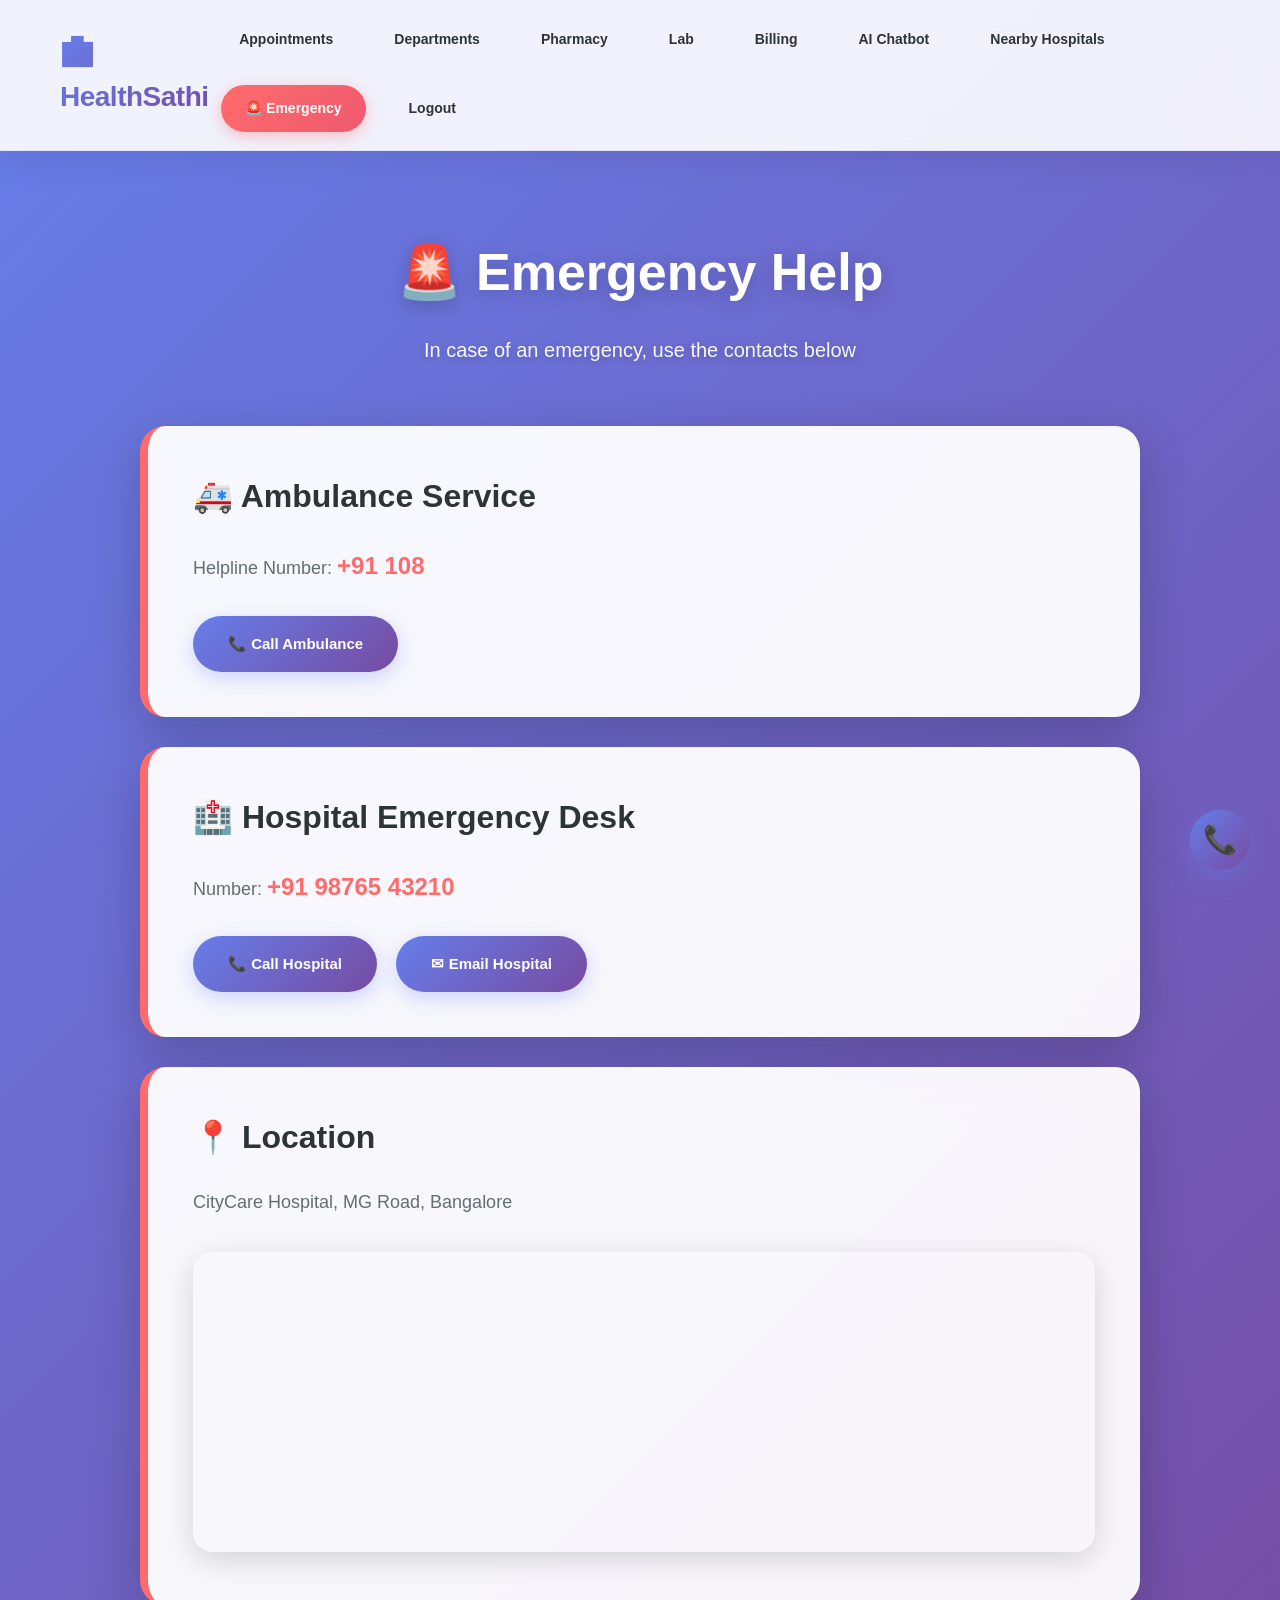
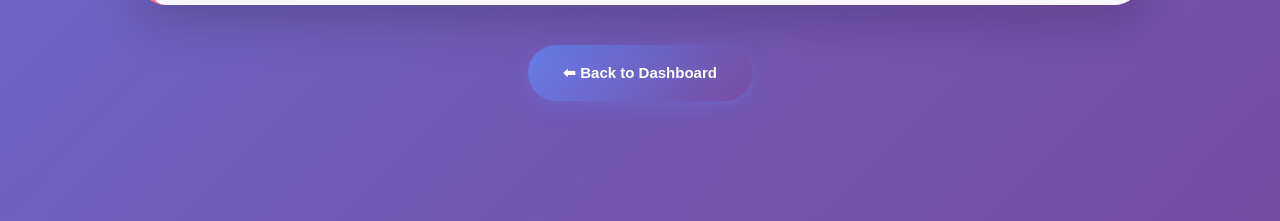
<file: emergency.html>
<!DOCTYPE html>
<html lang="en">
<head>
  <meta charset="UTF-8">
  <meta name="viewport" content="width=device-width, initial-scale=1.0">
  <title>Emergency - CityCare Hospital</title>
  <link rel="stylesheet" href="css/style.css">
</head>
<body class="emergency-page">

  <!-- Navbar -->
  <header class="navbar">
    <h2>🏥 HealthSathi </h2>
    <nav>
      <a href="appointments.html">Appointments</a>
      <a href="departments.html">Departments</a>
      <a href="pharmacy.html">Pharmacy</a>
      <a href="lab.html">Lab</a>
      <a href="billing.html">Billing</a>
      <a href="chatbot.html">AI Chatbot</a>
      <a href="nearbyhospital.html">Nearby Hospitals</a>
      <a href="emergency.html" class="emergency-btn">🚨 Emergency</a>
      <a href="index.html">Logout</a>
    </nav>
  </header>

  <!-- Emergency Section -->
  <main class="emergency-container">
    <h1>🚨 Emergency Help</h1>
    <p class="subtitle">In case of an emergency, use the contacts below</p>

    <div class="emergency-card">
      <h2>🚑 Ambulance Service</h2>
      <p>Helpline Number: <strong>+91 108</strong></p>
      <a href="tel:108" class="call-btn">📞 Call Ambulance</a>
    </div>

    <div class="emergency-card">
      <h2>🏥 Hospital Emergency Desk</h2>
      <p>Number: <strong>+91 98765 43210</strong></p>
      <a href="tel:9876543210" class="call-btn">📞 Call Hospital</a>
      <a href="mailto:emergency@citycare.com" class="email-btn">✉ Email Hospital</a>
    </div>

    <div class="emergency-card">
      <h2>📍 Location</h2>
      <p>CityCare Hospital, MG Road, Bangalore</p>
      <iframe 
        src="https://www.google.com/maps?q=City+Hospital+MG+Road+Bangalore&output=embed"
        width="100%" height="250" style="border:0;" allowfullscreen="" loading="lazy">
      </iframe>
    </div>

    <a href="dashboard.html" class="back-dashboard-btn">⬅ Back to Dashboard</a>
  </main>

  <!-- Floating Phone Icon -->
  <div class="floating-phone-icon">
    <a href="tel:+919876543210" title="Call Hospital">
      📞
    </a>
  </div>

  <link rel="stylesheet" href="https://cdnjs.cloudflare.com/ajax/libs/font-awesome/6.4.0/css/all.min.css">
  <style>
    .floating-phone-icon {
      position: fixed;
      bottom: 30px;
      right: 30px;
      z-index: 9999;
      animation: pulse 2s infinite;
    }
    .floating-phone-icon a {
      display: flex;
      align-items: center;
      justify-content: center;
      width: 60px;
      height: 60px;
      background: linear-gradient(135deg, #667eea 0%, #764ba2 100%);
      border-radius: 50%;
      color: white;
      font-size: 28px;
      text-decoration: none;
      box-shadow: 0 8px 25px rgba(102, 126, 234, 0.4);
      transition: all 0.3s ease;
    }
    .floating-phone-icon a:hover {
      transform: scale(1.15);
      box-shadow: 0 12px 35px rgba(102, 126, 234, 0.6);
    }
    @keyframes pulse {
      0%, 100% { transform: scale(1); }
      50% { transform: scale(1.05); }
    }
  </style>

  <script src="js/language-config.js"></script>
</body>
</html>
</file>
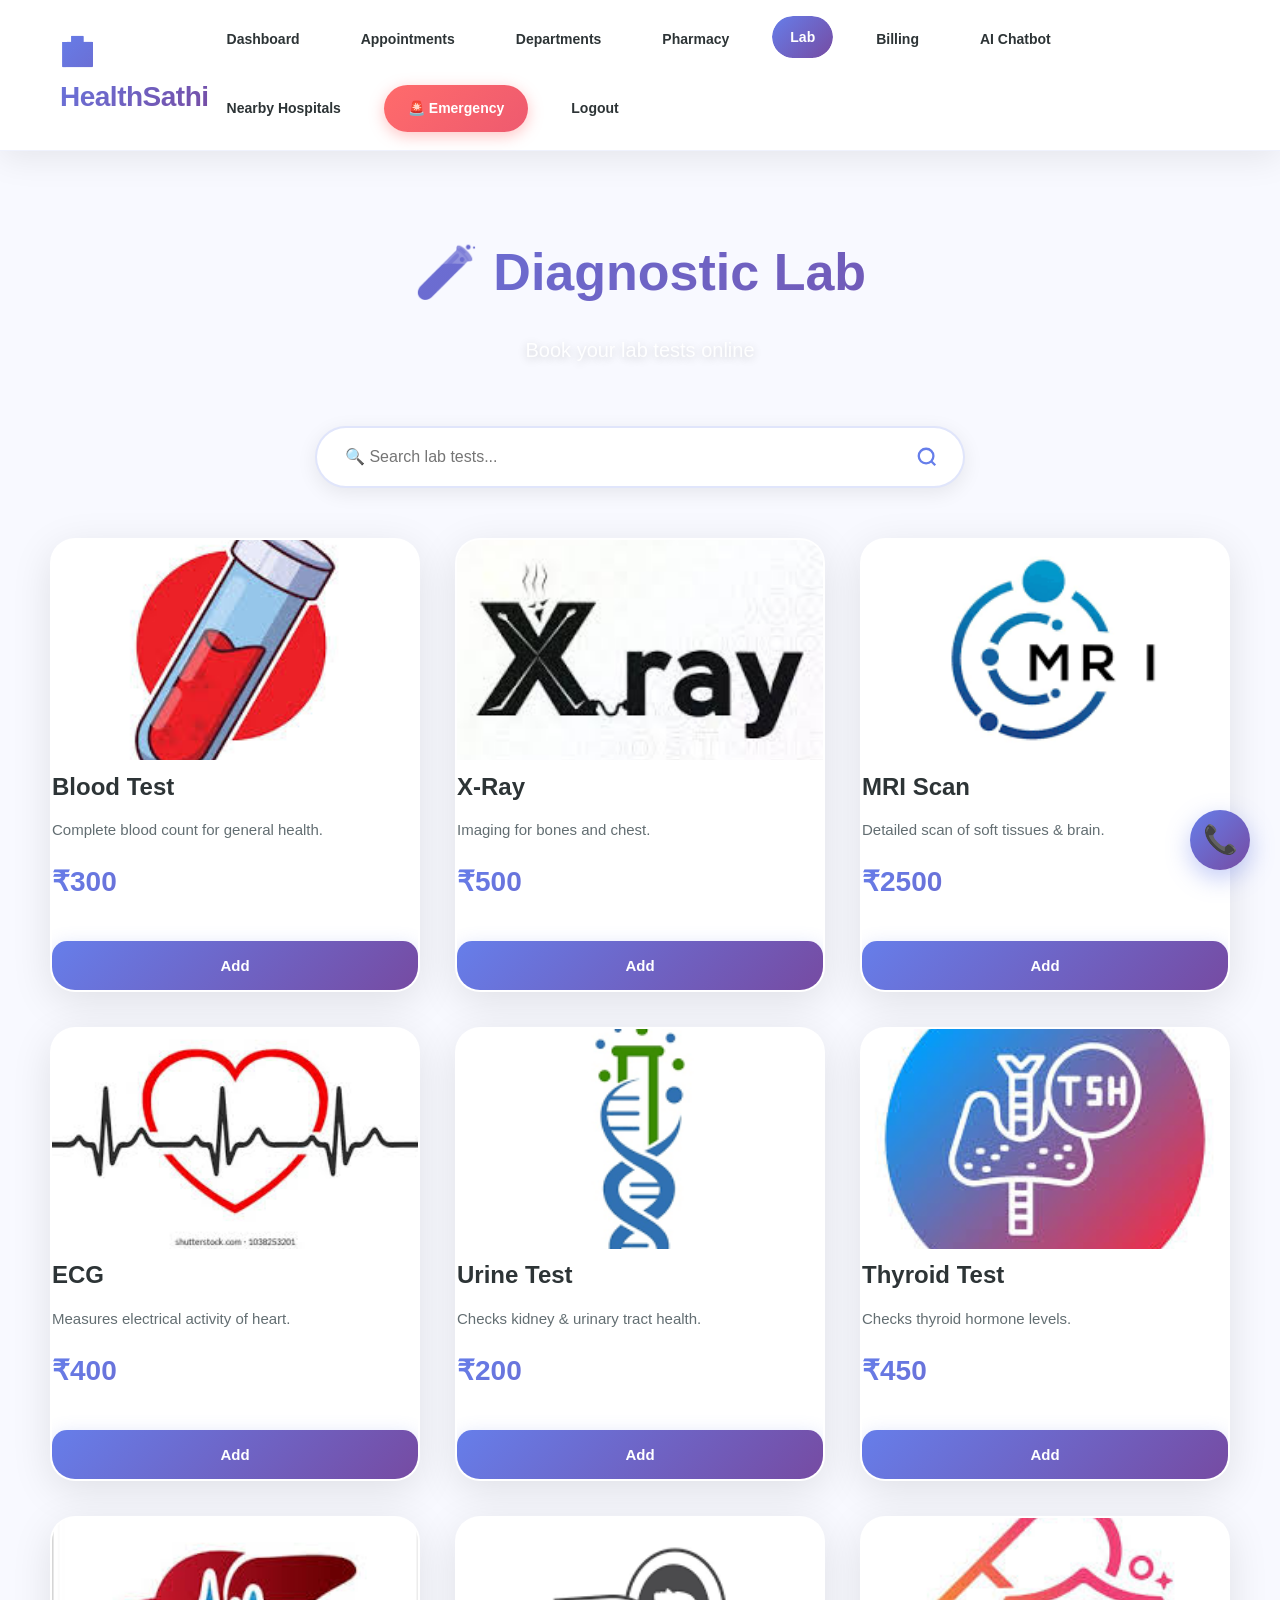
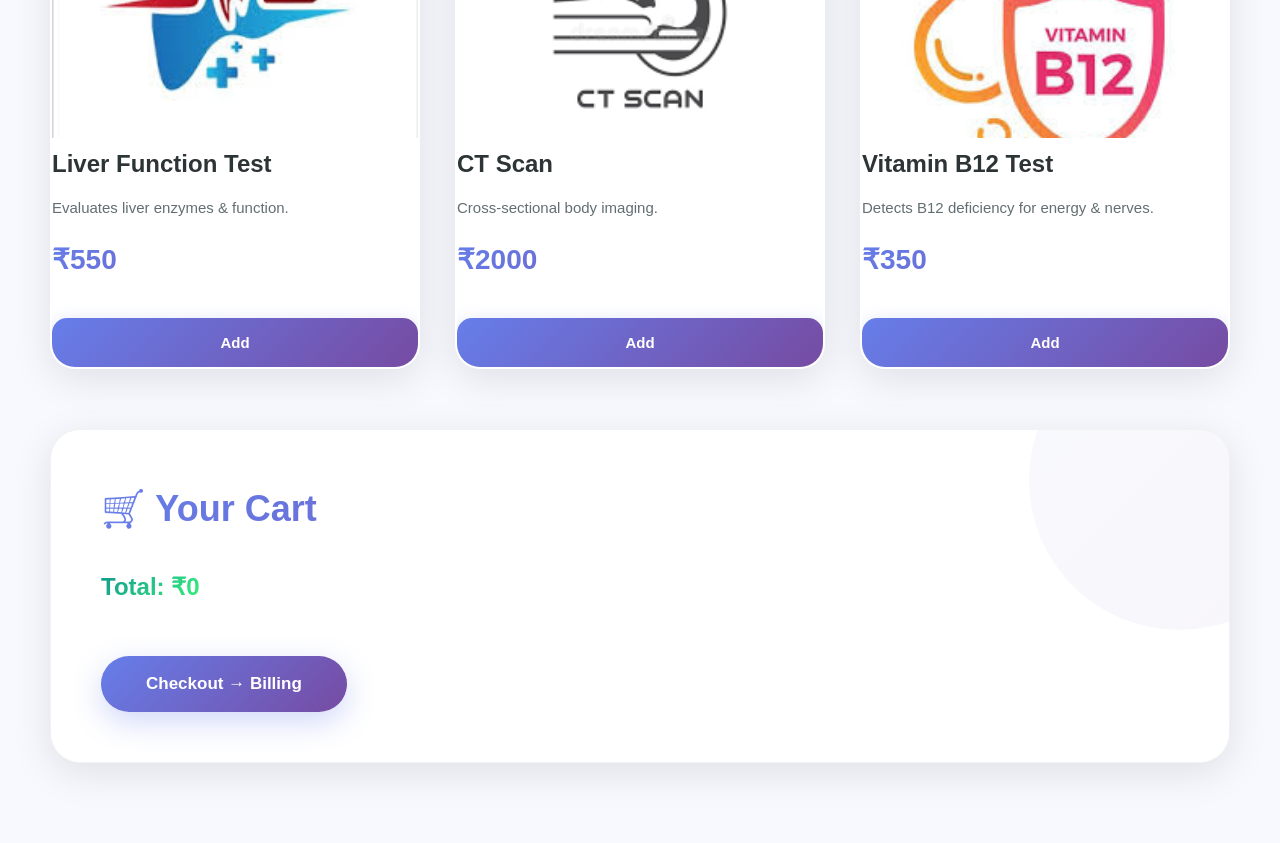
<file: lab.html>
<!DOCTYPE html>
<html lang="en">
<head>
  <meta charset="UTF-8">
  <meta name="viewport" content="width=device-width, initial-scale=1.0">
  <title>Lab Tests - CityCare Hospital</title>
  <link rel="stylesheet" href="css/style.css">
  <style>
    /* Toast notification */
    .toast {
      position: fixed;
      right: 20px;
      bottom: 20px;
      background: rgba(0,0,0,0.85);
      color: #fff;
      padding: 10px 14px;
      border-radius: 6px;
      box-shadow: 0 6px 18px rgba(0,0,0,0.2);
      font-weight: 600;
      z-index: 9999;
      opacity: 0;
      transform: translateY(12px);
      transition: opacity 240ms ease, transform 240ms ease;
    }
    .toast.show {
      opacity: 1;
      transform: translateY(0);
    }
  </style>
</head>
<body class="lab-page">

  <!-- Navbar -->
  <header class="navbar">
    <h2>🏥 HealthSathi</h2>
    <nav>
      <a href="dashboard.html">Dashboard</a>
      <a href="appointments.html">Appointments</a>
      <a href="departments.html">Departments</a>
      <a href="pharmacy.html">Pharmacy</a>
      <a href="lab.html" class="active">Lab</a>
      <a href="billing.html">Billing</a>
      <a href="chatbot.html">AI Chatbot</a>
      <a href="nearbyhospital.html">Nearby Hospitals</a>
      <a href="emergency.html" class="emergency-btn">🚨 Emergency</a>
      <a href="index.html">Logout</a>
    </nav>
  </header>

  <main class="lab">
    <h1 data-i18n="lab_title">🧪 Diagnostic Lab</h1>
    <p class="subtitle" data-i18n="lab_subtitle">Book your lab tests online</p>

    <!-- Search -->
    <input type="text" id="labSearch" placeholder="🔍 Search lab tests..." class="search-bar" data-i18n="search_tests" >

    <!-- Tests Grid -->
    <div class="test-grid" id="testGrid"></div>

    <!-- Cart -->
    <section class="cart">
      <h2 data-i18n="your_cart">🛒 Selected Tests</h2>
      <ul id="labCartList"></ul>
      <p><strong>Total: ₹<span id="labCartTotal">0</span></strong></p>
      <button class="glow-btn" onclick="checkoutLab()">Checkout → Billing</button>
    </section>
  </main>

  <script>
    const tests = [
      {test:"Blood Test", price:300, img:"img/lab/blood.jpg", desc:"Complete blood count for general health."},
      {test:"X-Ray", price:500, img:"img/lab/xray.jpg", desc:"Imaging for bones and chest."},
      {test:"MRI Scan", price:2500, img:"img/lab/mri.jpg", desc:"Detailed scan of soft tissues & brain."},
      {test:"ECG", price:400, img:"img/lab/ecg.jpg", desc:"Measures electrical activity of heart."},
      {test:"Urine Test", price:200, img:"img/lab/urine.jpg", desc:"Checks kidney & urinary tract health."},
      {test:"Thyroid Test", price:450, img:"img/lab/thyroid.jpg", desc:"Checks thyroid hormone levels."},
      {test:"Liver Function Test", price:550, img:"img/lab/liver.jpg", desc:"Evaluates liver enzymes & function."},
      {test:"CT Scan", price:2000, img:"img/lab/ct.jpg", desc:"Cross-sectional body imaging."},
      {test:"Vitamin B12 Test", price:350, img:"img/lab/vitb12.jpg", desc:"Detects B12 deficiency for energy & nerves."}
    ];

    const testGrid = document.getElementById("testGrid");
    const labCartList = document.getElementById("labCartList");
    const labCartTotal = document.getElementById("labCartTotal");

    let labCart = [];

    function renderTests(list) {
      testGrid.innerHTML = "";
      list.forEach(t => {
        const card = document.createElement("div");
        card.className = "test-card";
        card.innerHTML = `
          <img src="${t.img}" alt="${t.test}">
          <h3>${t.test}</h3>
          <p>${t.desc}</p>
          <p class="price">₹${t.price}</p>
          <button onclick="addLabCart('${t.test}', ${t.price}, '${t.img}', '${t.desc}')">Add</button>
        `;
        testGrid.appendChild(card);
      });
    }
    renderTests(tests);

    function addLabCart(test, price, img, desc) {
  // Add to local memory cart
  labCart.push({ test, price, img, desc });

  // Update the UI cart on the lab page
  updateLabCart();

  // Save to localStorage immediately so billing page sees it
  localStorage.setItem('labCart', JSON.stringify(labCart));

  // Debugging log
  console.log('Lab cart saved:', JSON.stringify(labCart));

  // Show user feedback: toast notification
  showToast(`${test} added to cart.`);
}


    // Small toast helper
    function showToast(message, duration = 3000) {
      const t = document.createElement('div');
      t.className = 'toast';
      t.textContent = message;
      document.body.appendChild(t);
      // force reflow then add class to trigger transition
      void t.offsetWidth;
      t.classList.add('show');
      setTimeout(() => {
        t.classList.remove('show');
        // remove after transition
        setTimeout(() => document.body.removeChild(t), 260);
      }, duration);
    }

    function updateLabCart() {
      labCartList.innerHTML = "";
      let total = 0;
      labCart.forEach(item => {
        const li = document.createElement("li");
        li.textContent = `${item.test} - ₹${item.price}`;
        labCartList.appendChild(li);
        total += item.price;
      });
      labCartTotal.textContent = total;
    }

    function checkoutLab() {
      localStorage.setItem("labCart", JSON.stringify(labCart));
      alert("✅ Lab tests added to billing!");
      window.location.href = "billing.html";
    }

    // Search functionality
    document.getElementById("labSearch").addEventListener("keyup", function() {
      const query = this.value.toLowerCase();
      const filtered = tests.filter(t => t.test.toLowerCase().includes(query));
      renderTests(filtered);
    });
  </script>

  <!-- Floating Phone Icon -->
  <div class="floating-phone-icon">
    <a href="tel:+919876543210" title="Call Hospital">
      📞
    </a>
  </div>

  <link rel="stylesheet" href="https://cdnjs.cloudflare.com/ajax/libs/font-awesome/6.4.0/css/all.min.css">
  <style>
    .floating-phone-icon {
      position: fixed;
      bottom: 30px;
      right: 30px;
      z-index: 9999;
      animation: pulse 2s infinite;
    }
    .floating-phone-icon a {
      display: flex;
      align-items: center;
      justify-content: center;
      width: 60px;
      height: 60px;
      background: linear-gradient(135deg, #667eea 0%, #764ba2 100%);
      border-radius: 50%;
      color: white;
      font-size: 28px;
      text-decoration: none;
      box-shadow: 0 8px 25px rgba(102, 126, 234, 0.4);
      transition: all 0.3s ease;
    }
    .floating-phone-icon a:hover {
      transform: scale(1.15);
      box-shadow: 0 12px 35px rgba(102, 126, 234, 0.6);
    }
    @keyframes pulse {
      0%, 100% { transform: scale(1); }
      50% { transform: scale(1.05); }
    }
  </style>

  <script src="js/language-config.js"></script>
</body>
</html>
</file>
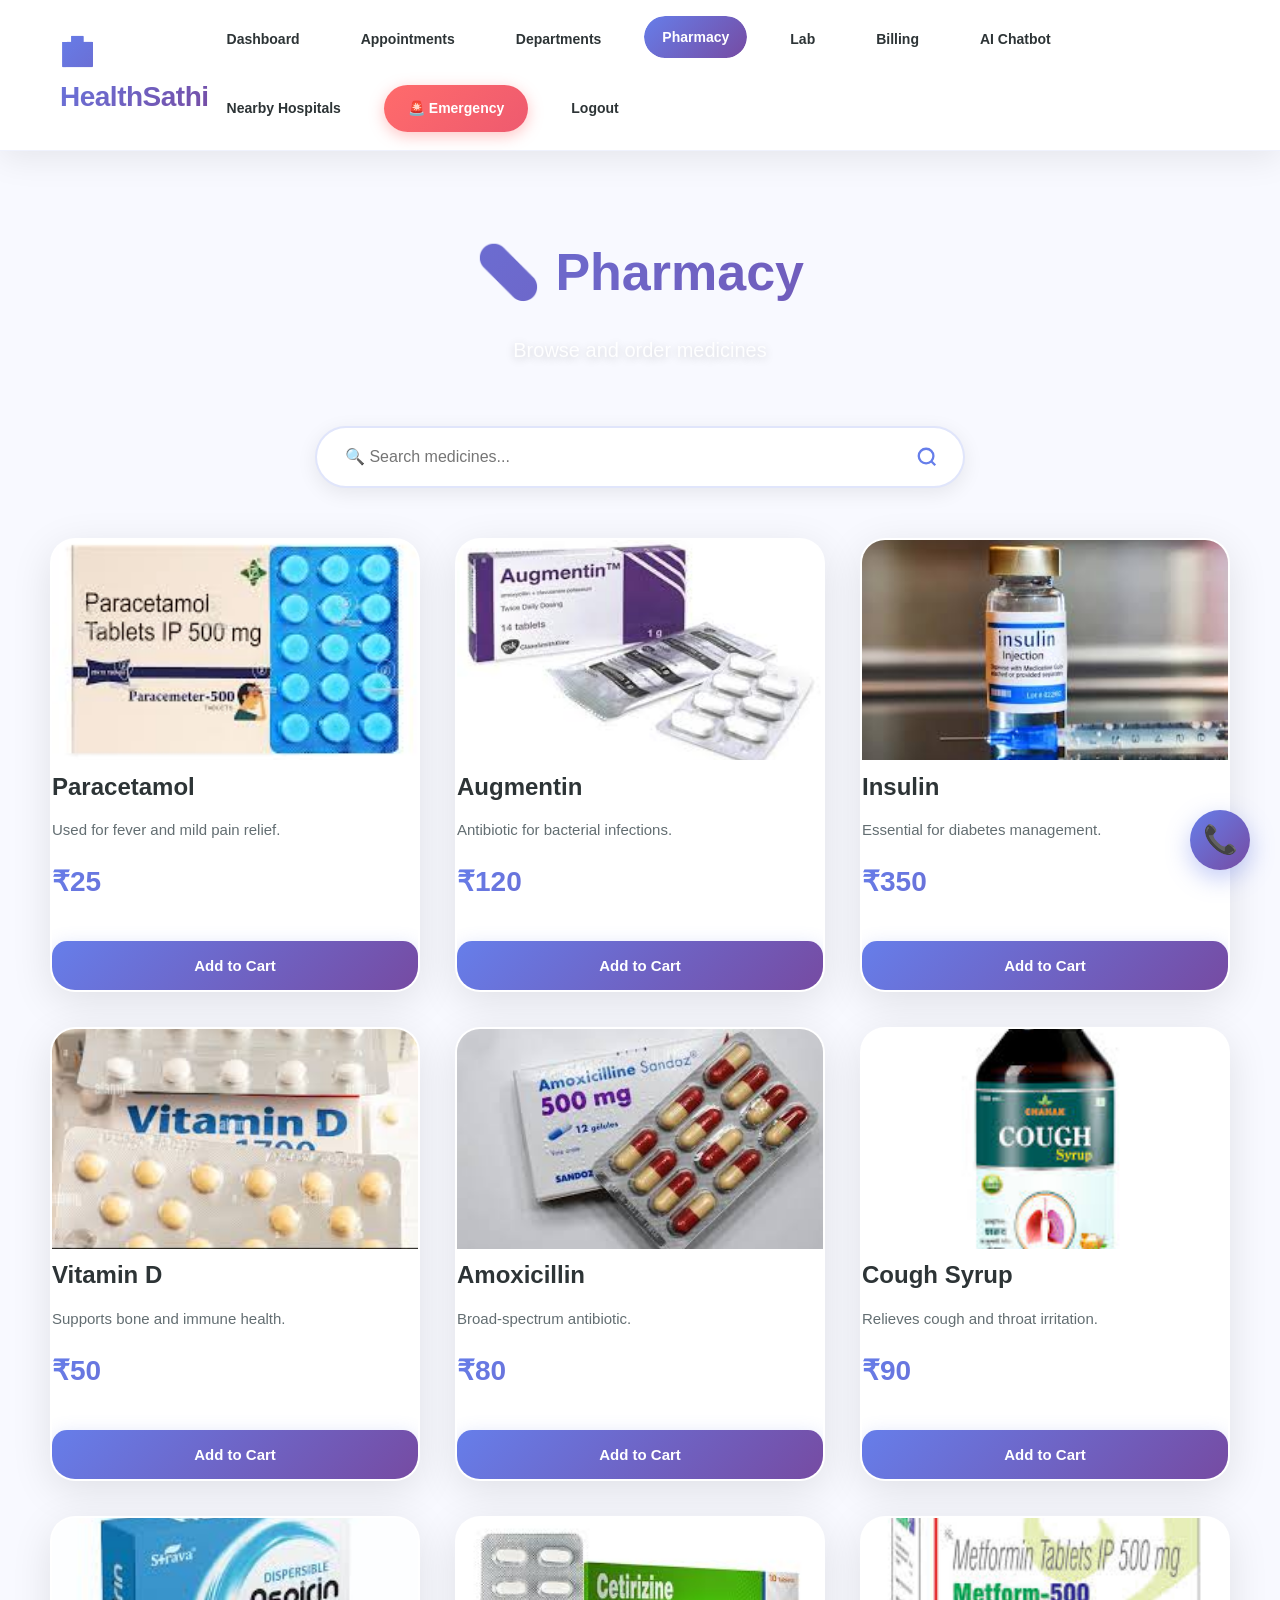
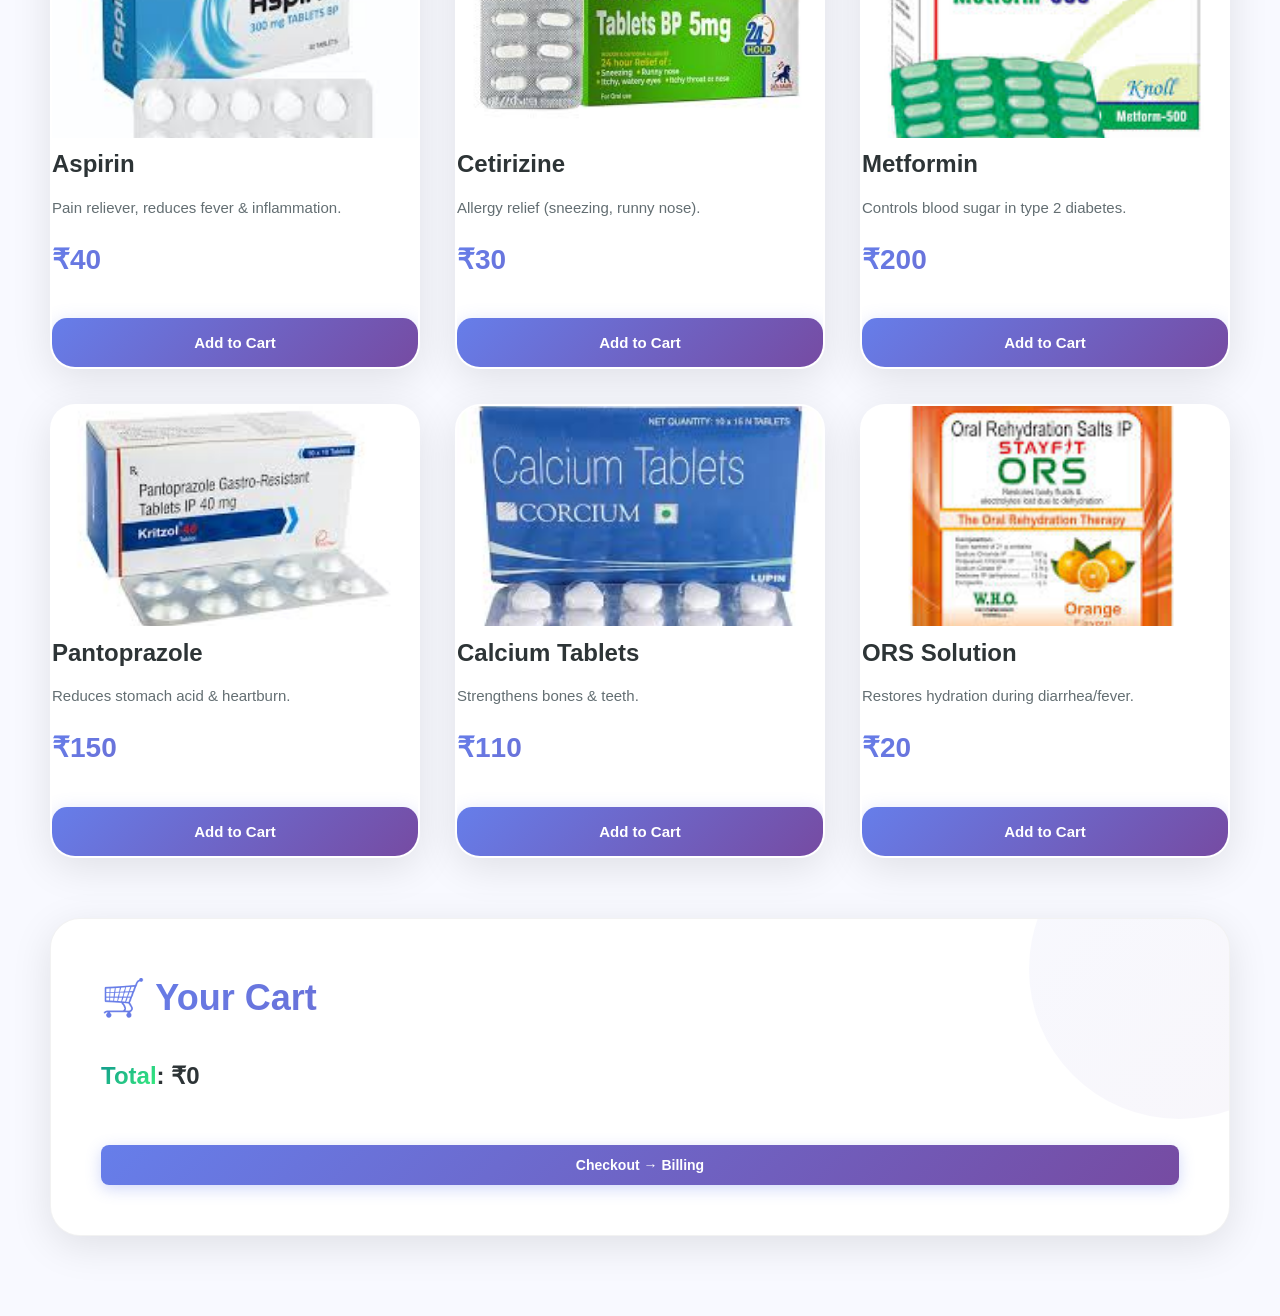
<file: pharmacy.html>
<!DOCTYPE html>
<html lang="en">
<head>
  <meta charset="UTF-8">
  <meta name="viewport" content="width=device-width, initial-scale=1.0">
  <title>Pharmacy - CityCare Hospital</title>
  <link rel="stylesheet" href="css/style.css">
</head>
<body class="pharmacy-page">

  <!-- Navbar -->
  <header class="navbar">
    <h2>🏥 HealthSathi </h2>
    <nav>
      <a href="dashboard.html" data-i18n="dashboard">Dashboard</a>
      <a href="appointments.html" data-i18n="appointments">Appointments</a>
      <a href="departments.html" data-i18n="departments">Departments</a>
      <a href="pharmacy.html" class="active" data-i18n="pharmacy">Pharmacy</a>
      <a href="lab.html" data-i18n="lab">Lab</a>
      <a href="billing.html" data-i18n="billing">Billing</a>
      <a href="chatbot.html" data-i18n="chatbot">AI Chatbot</a>
      <a href="nearbyhospital.html" data-i18n="nearby_hospitals">Nearby Hospitals</a>
      <a href="emergency.html" class="emergency-btn" data-i18n="emergency">🚨 Emergency</a>
      <a href="index.html" data-i18n="logout">Logout</a>
    </nav>
  </header>

  <main class="pharmacy">
    <h1 data-i18n="pharmacy_title">💊 Pharmacy</h1>
    <p class="subtitle" data-i18n="pharmacy_subtitle">Browse and order medicines</p>

    <!-- Search -->
    <input type="text" id="searchBar" data-i18n="search_medicines" placeholder="🔍 Search medicines..." class="search-bar">

    <!-- Medicine Grid -->
    <div class="medicine-grid" id="medicineGrid"></div>

    <!-- Cart -->
    <section class="cart">
      <h2 data-i18n="your_cart">🛒 Your Cart</h2>
      <ul id="cartList"></ul>
      <p><strong data-i18n="total">Total</strong>: ₹<span id="cartTotal">0</span></p>
      <div class="cart-buttons">
        <button class="glow-btn" onclick="checkout()" data-i18n="checkout">Checkout → Billing</button>
      </div>
    </section>
  </main>

  <script>
    const medicines = [
      {name:"Paracetamol", price:25, img:"img/medicines/paracetamol.jpg", desc:"Used for fever and mild pain relief."},
      {name:"Augmentin", price:120, img:"img/medicines/augmentin.jpg", desc:"Antibiotic for bacterial infections."},
      {name:"Insulin", price:350, img:"img/medicines/insulin.jpg", desc:"Essential for diabetes management."},
      {name:"Vitamin D", price:50, img:"img/medicines/vitamin-d.jpg", desc:"Supports bone and immune health."},
      {name:"Amoxicillin", price:80, img:"img/medicines/amoxicillin.jpg", desc:"Broad-spectrum antibiotic."},
      {name:"Cough Syrup", price:90, img:"img/medicines/cough-syrup.jpg", desc:"Relieves cough and throat irritation."},
      {name:"Aspirin", price:40, img:"img/medicines/aspirin.jpg", desc:"Pain reliever, reduces fever & inflammation."},
      {name:"Cetirizine", price:30, img:"img/medicines/cetirizine.jpg", desc:"Allergy relief (sneezing, runny nose)."},
      {name:"Metformin", price:200, img:"img/medicines/metformin.jpg", desc:"Controls blood sugar in type 2 diabetes."},
      {name:"Pantoprazole", price:150, img:"img/medicines/pantoprazole.jpg", desc:"Reduces stomach acid & heartburn."},
      {name:"Calcium Tablets", price:110, img:"img/medicines/calcium.jpg", desc:"Strengthens bones & teeth."},
      {name:"ORS Solution", price:20, img:"img/medicines/ors.jpg", desc:"Restores hydration during diarrhea/fever."}
    ];

    const grid = document.getElementById("medicineGrid");
    const cartList = document.getElementById("cartList");
    const cartTotal = document.getElementById("cartTotal");

    let cart = [];
    let selectedItemIndex = null; // Track selected item
    // Load existing cart from localStorage (so billing page can read it)
    try {
      const saved = localStorage.getItem('pharmacyCart');
      if (saved) cart = JSON.parse(saved) || [];
    } catch (e) {
      console.warn('Failed to parse saved pharmacyCart', e);
      cart = [];
    }

    // Render Medicines
    function renderMedicines(list) {
      grid.innerHTML = "";
      list.forEach(med => {
        const card = document.createElement("div");
        card.className = "medicine-card";
        card.innerHTML = `
          <img src="${med.img}" alt="${med.name}">
          <h3>${med.name}</h3>
          <p>${med.desc}</p>
          <p class="price">₹${med.price}</p>
          <button onclick="addToCart('${med.name}', ${med.price})">Add to Cart</button>
        `;
        grid.appendChild(card);
      });
    }
    renderMedicines(medicines);

    // Add to Cart — updated: show alert/toast and save to localStorage so billing updates
    function addToCart(name, price) {
      // Build image path (slugify name)
      const slug = name.toLowerCase().replace(/\s+/g,'-').replace(/[^a-z0-9\-]/g,'');
      const imgPath = `img/medicines/${slug}.jpg`;

      // Add to local memory cart
      cart.push({ name, price, img: imgPath, desc: "" });

      // Update the UI cart on the pharmacy page
      updateCart();

      // Save to localStorage immediately so billing page sees it
      localStorage.setItem('pharmacyCart', JSON.stringify(cart));

      // Debugging log
      console.log('Pharmacy cart saved:', JSON.stringify(cart));

      // Show user feedback: alert (or use a toast)
      alert(`✅ ${name} added to cart and saved to billing.`);
    }

    // Update Cart
    function updateCart() {
      cartList.innerHTML = "";
      let total = 0;
      cart.forEach((item, index) => {
        const li = document.createElement("li");
        li.className = "cart-item";
        li.innerHTML = `
          <div class="item-content">
            <span class="item-text">${item.name} - ₹${item.price}</span>
            <button class="item-remove-btn" onclick="removeItem(${index})" title="Remove this item">✕</button>
          </div>
        `;
        cartList.appendChild(li);
        total += item.price;
      });
      cartTotal.textContent = total;
    }

    // Remove item by index
    function removeItem(index) {
      const removedItem = cart[index];
      cart.splice(index, 1);
      
      updateCart();
      localStorage.setItem('pharmacyCart', JSON.stringify(cart));
      
      alert(`✅ ${removedItem.name} removed from cart!`);
      console.log('Item removed. Updated cart:', JSON.stringify(cart));
    }

    // Select an item in cart (kept for backward compatibility)
    function selectItem(index) {
      selectedItemIndex = selectedItemIndex === index ? null : index;
      updateCart();
      console.log(`Selected item: ${selectedItemIndex !== null ? cart[selectedItemIndex].name : 'None'}`);
    }

    // Remove selected item from cart (kept for backward compatibility)
    function removeSelectedItem() {
      if (selectedItemIndex === null) {
        alert('❌ Please select an item to remove first!');
        return;
      }
      
      const removedItem = cart[selectedItemIndex];
      cart.splice(selectedItemIndex, 1);
      selectedItemIndex = null;
      
      updateCart();
      localStorage.setItem('pharmacyCart', JSON.stringify(cart));
      
      alert(`✅ ${removedItem.name} removed from cart!`);
      console.log('Item removed. Updated cart:', JSON.stringify(cart));
    }

    // Checkout → Save in localStorage
    function checkout() {
  // Save the cart to localStorage
  localStorage.setItem("pharmacyCart", JSON.stringify(cart));

  // Debugging log to verify saved data
  console.log("Pharmacy cart saved to localStorage:", JSON.stringify(cart));

  // Notify the user and navigate to billing.html
  alert("✅ Items added to billing!");
  window.location.href = "billing.html";
}

    // Search
    document.getElementById("searchBar").addEventListener("keyup", function() {
      const query = this.value.toLowerCase();
      const filtered = medicines.filter(med => med.name.toLowerCase().includes(query));
      renderMedicines(filtered);
    });
  </script>
  <!-- Floating Phone Icon -->
  <div class="floating-phone-icon">
    <a href="tel:+919876543210" title="Call Hospital">
      📞
    </a>
  </div>

  <link rel="stylesheet" href="https://cdnjs.cloudflare.com/ajax/libs/font-awesome/6.4.0/css/all.min.css">
  <style>
    .floating-phone-icon {
      position: fixed;
      bottom: 30px;
      right: 30px;
      z-index: 9999;
      animation: pulse 2s infinite;
    }
    .floating-phone-icon a {
      display: flex;
      align-items: center;
      justify-content: center;
      width: 60px;
      height: 60px;
      background: linear-gradient(135deg, #667eea 0%, #764ba2 100%);
      border-radius: 50%;
      color: white;
      font-size: 28px;
      text-decoration: none;
      box-shadow: 0 8px 25px rgba(102, 126, 234, 0.4);
      transition: all 0.3s ease;
    }
      .floating-phone-icon a:hover {
      transform: scale(1.15);
      box-shadow: 0 12px 35px rgba(102, 126, 234, 0.6);
    }
    @keyframes pulse {
      0%, 100% { transform: scale(1); }
      50% { transform: scale(1.05); }
    }

    /* Cart Items Styling */
    .cart-item {
      padding: 12px;
      margin: 8px 0;
      background: #f0f0f0;
      border-radius: 8px;
      border-left: 4px solid #667eea;
      transition: all 0.3s ease;
      display: flex;
      justify-content: space-between;
      align-items: center;
    }

    .cart-item:hover {
      background: #e8e8ff;
      transform: translateX(5px);
      box-shadow: 0 2px 8px rgba(102, 126, 234, 0.2);
    }

    .item-content {
      display: flex;
      justify-content: space-between;
      align-items: center;
      width: 100%;
      gap: 12px;
    }

    .item-text {
      flex: 1;
      cursor: default;
      font-weight: 500;
    }

    .item-remove-btn {
      background: linear-gradient(135deg, #ff6b6b 0%, #ee5a5a 100%);
      color: white;
      border: none;
      width: 32px;
      height: 32px;
      border-radius: 50%;
      font-size: 18px;
      cursor: pointer;
      display: flex;
      align-items: center;
      justify-content: center;
      transition: all 0.3s ease;
      flex-shrink: 0;
    }

    .item-remove-btn:hover {
      transform: scale(1.2);
      box-shadow: 0 4px 12px rgba(255, 107, 107, 0.4);
    }

    .item-remove-btn:active {
      transform: scale(0.95);
    }

    /* Cart Buttons Container */
    .cart-buttons {
      display: flex;
      gap: 12px;
      margin-top: 15px;
      flex-wrap: wrap;
    }

    .cart-buttons button {
      flex: 1;
      min-width: 150px;
      padding: 12px 24px;
      border: none;
      border-radius: 8px;
      font-weight: 600;
      cursor: pointer;
      transition: all 0.3s ease;
      font-size: 14px;
    }

    .remove-btn {
      background: linear-gradient(135deg, #ff6b6b 0%, #ee5a5a 100%);
      color: white;
      box-shadow: 0 4px 15px rgba(255, 107, 107, 0.3);
    }

    .remove-btn:hover {
      transform: translateY(-3px);
      box-shadow: 0 6px 20px rgba(255, 107, 107, 0.4);
    }

    .remove-btn:active {
      transform: translateY(-1px);
    }

    .glow-btn {
      background: linear-gradient(135deg, #667eea 0%, #764ba2 100%);
      color: white;
      box-shadow: 0 4px 15px rgba(102, 126, 234, 0.3);
    }

    .glow-btn:hover {
      transform: translateY(-3px);
      box-shadow: 0 6px 20px rgba(102, 126, 234, 0.4);
    }
  </style>

  <script src="js/language-config.js"></script>
</body>
</html>
</file>
<file: css/style.css>
/* ============================================
   CITYCARE HOSPITAL - MODERN CSS THEME
   Hackathon-Ready Design System
   ============================================ */

/* ========== ROOT VARIABLES ========== */
:root {
  --primary-blue: #0066cc;
  --primary-gradient: linear-gradient(135deg, #667eea 0%, #764ba2 100%);
  --secondary-gradient: linear-gradient(135deg, #f093fb 0%, #f5576c 100%);
  --success-gradient: linear-gradient(135deg, #11998e 0%, #38ef7d 100%);
  --info-gradient: linear-gradient(135deg, #4facfe 0%, #00f2fe 100%);
  --warning-gradient: linear-gradient(135deg, #fa709a 0%, #fee140 100%);
  --dark-bg: #1a1a2e;
  --light-bg: #f8f9ff;
  --card-shadow: 0 10px 40px rgba(0, 0, 0, 0.1);
  --hover-shadow: 0 20px 60px rgba(0, 0, 0, 0.15);
  --text-dark: #2d3436;
  --text-light: #636e72;
  --border-radius: 20px;
  --transition: all 0.4s cubic-bezier(0.4, 0, 0.2, 1);
}

/* ========== GLOBAL RESET ========== */
* {
  margin: 0;
  padding: 0;
  box-sizing: border-box;
}

body {
  font-family: 'Inter', -apple-system, BlinkMacSystemFont, 'Segoe UI', sans-serif;
  line-height: 1.6;
  color: var(--text-dark);
  background: var(--light-bg);
  overflow-x: hidden;
  -webkit-font-smoothing: antialiased;
}

/* ========== MODERN NAVBAR WITH GLASSMORPHISM ========== */
.navbar {
  background: rgba(255, 255, 255, 0.9);
  backdrop-filter: blur(20px);
  -webkit-backdrop-filter: blur(20px);
  padding: 18px 60px;
  display: flex;
  align-items: center;
  justify-content: space-between;
  box-shadow: 0 8px 32px rgba(0, 0, 0, 0.08);
  position: sticky;
  top: 0;
  z-index: 1000;
  border-bottom: 1px solid rgba(102, 126, 234, 0.1);
  animation: slideDown 0.5s ease;
}

@keyframes slideDown {
  from {
    transform: translateY(-100px);
    opacity: 0;
  }
  to {
    transform: translateY(0);
    opacity: 1;
  }
}

.navbar h2 {
  font-size: 28px;
  font-weight: 800;
  background: var(--primary-gradient);
  -webkit-background-clip: text;
  -webkit-text-fill-color: transparent;
  background-clip: text;
  letter-spacing: -0.5px;
  display: flex;
  align-items: center;
  gap: 10px;
}

.navbar nav {
  display: flex;
  gap: 25px;
  align-items: center;
  flex-wrap: wrap;
}

.navbar nav a {
  color: var(--text-dark);
  text-decoration: none;
  font-weight: 600;
  font-size: 14px;
  padding: 10px 18px;
  border-radius: 25px;
  transition: var(--transition);
  position: relative;
  overflow: hidden;
}

.navbar nav a::before {
  content: '';
  position: absolute;
  top: 0;
  left: -100%;
  width: 100%;
  height: 100%;
  background: var(--primary-gradient);
  transition: var(--transition);
  z-index: -1;
  border-radius: 25px;
}

.navbar nav a:hover::before,
.navbar nav a.active::before {
  left: 0;
}

.navbar nav a:hover,
.navbar nav a.active {
  color: white;
  transform: translateY(-2px);
}

.emergency-btn {
  background: linear-gradient(135deg, #ff6b6b 0%, #ee5a6f 100%) !important;
  color: white !important;
  padding: 12px 24px !important;
  box-shadow: 0 4px 15px rgba(255, 107, 107, 0.4);
  animation: pulse 2s infinite;
  font-weight: 700 !important;
}

.emergency-btn::before {
  background: linear-gradient(135deg, #ee5a6f 0%, #d63447 100%) !important;
}

@keyframes pulse {
  0%, 100% { 
    box-shadow: 0 4px 15px rgba(255, 107, 107, 0.4);
    transform: scale(1);
  }
  50% { 
    box-shadow: 0 4px 25px rgba(255, 107, 107, 0.6);
    transform: scale(1.02);
  }
}

/* ========== LOGIN PAGE ========== */
.login-page {
  display: flex;
  align-items: center;
  justify-content: center;
  min-height: 100vh;
  position: relative;
  overflow: hidden;
}

.login-page::before {
  content: '';
  position: absolute;
  top: -50%;
  right: -50%;
  width: 200%;
  height: 200%;
  background: radial-gradient(circle at 30% 50%, rgba(102, 126, 234, 0.15) 0%, transparent 50%),
              radial-gradient(circle at 70% 50%, rgba(118, 75, 162, 0.15) 0%, transparent 50%);
  animation: rotate 40s linear infinite;
}

@keyframes rotate {
  from { transform: rotate(0deg); }
  to { transform: rotate(360deg); }
}

.login-container {
  background: rgba(255, 255, 255, 0.95);
  backdrop-filter: blur(30px);
  -webkit-backdrop-filter: blur(30px);
  padding: 60px 50px;
  border-radius: 30px;
  box-shadow: 0 30px 90px rgba(0, 0, 0, 0.15);
  text-align: center;
  max-width: 480px;
  width: 90%;
  position: relative;
  z-index: 10;
  border: 1px solid rgba(255, 255, 255, 0.5);
  animation: fadeInUp 0.6s ease;
}

@keyframes fadeInUp {
  from {
    opacity: 0;
    transform: translateY(30px);
  }
  to {
    opacity: 1;
    transform: translateY(0);
  }
}

.logo {
  width: 110px;
  height: 110px;
  margin-bottom: 25px;
  border-radius: 50%;
  box-shadow: 0 15px 40px rgba(102, 126, 234, 0.3);
  animation: float 3s ease-in-out infinite;
  border: 5px solid rgba(255, 255, 255, 0.5);
}

@keyframes float {
  0%, 100% { transform: translateY(0); }
  50% { transform: translateY(-15px); }
}

.hospital-name {
  font-size: 26px;
  font-weight: 800;
  margin-bottom: 10px;
  background: var(--primary-gradient);
  -webkit-background-clip: text;
  -webkit-text-fill-color: transparent;
  background-clip: text;
  letter-spacing: -1px;
  text-align: center;
  white-space: wrap;
  overflow:auto;
  text-overflow: ellipsis;
}

.tagline {
  color: var(--text-light);
  font-size: 16px;
  margin-bottom: 35px;
  font-weight: 500;
}

#login-form input {
  width: 100%;
  padding: 18px 24px;
  margin: 12px 0;
  border: 2px solid rgba(102, 126, 234, 0.15);
  border-radius: 15px;
  font-size: 15px;
  transition: var(--transition);
  background: rgba(248, 249, 255, 0.6);
  font-weight: 500;
}

#login-form input::placeholder {
  color: #b2bec3;
}

#login-form input:focus {
  outline: none;
  border-color: #667eea;
  background: white;
  box-shadow: 0 0 0 4px rgba(102, 126, 234, 0.1);
  transform: translateY(-2px);
}

#login-form button {
  width: 100%;
  padding: 18px;
  margin-top: 25px;
  background: var(--primary-gradient);
  color: white;
  border: none;
  border-radius: 15px;
  font-size: 16px;
  font-weight: 700;
  cursor: pointer;
  transition: var(--transition);
  box-shadow: 0 10px 30px rgba(102, 126, 234, 0.3);
  position: relative;
  overflow: hidden;
}

#login-form button::before {
  content: '';
  position: absolute;
  top: 50%;
  left: 50%;
  width: 0;
  height: 0;
  background: rgba(255, 255, 255, 0.3);
  border-radius: 50%;
  transform: translate(-50%, -50%);
  transition: width 0.6s, height 0.6s;
}

#login-form button:hover::before {
  width: 300px;
  height: 300px;
}

#login-form button:hover {
  transform: translateY(-3px);
  box-shadow: 0 15px 40px rgba(102, 126, 234, 0.4);
}

.login-links {
  margin-top: 30px;
  font-size: 14px;
}

.login-links a {
  color: #667eea;
  text-decoration: none;
  font-weight: 600;
  transition: var(--transition);
  position: relative;
}

.login-links a::after {
  content: '';
  position: absolute;
  bottom: -2px;
  left: 0;
  width: 0;
  height: 2px;
  background: #667eea;
  transition: var(--transition);
}

.login-links a:hover::after {
  width: 100%;
}

.login-links a:hover {
  color: #764ba2;
}

/* ========== DASHBOARD WITH HERO SECTION ========== */
.dashboard-page {
  position: relative;
  min-height: 100vh;
}

.dashboard-page::before {
  content: '';
  position: absolute;
  top: 0;
  left: 0;
  right: 0;
  bottom: 0;
  background: linear-gradient(rgba(0, 0, 0, 0.3), rgba(0, 0, 0, 0.5));
  z-index: 1;
}

.dashboard {
  padding: 80px 50px;
  max-width: 1400px;
  margin: 0 auto;
  position: relative;
  z-index: 2;
}

.dashboard h1 {
  font-size: 56px;
  font-weight: 800;
  text-align: center;
  margin-bottom: 20px;
  color: white;
  text-shadow: 0 4px 20px rgba(0, 0, 0, 0.3);
  letter-spacing: -1.5px;
  animation: fadeInUp 0.8s ease;
}

.subtitle {
  text-align: center;
  color: rgba(255, 255, 255, 0.95);
  font-size: 20px;
  margin-bottom: 60px;
  font-weight: 500;
  text-shadow: 0 2px 10px rgba(0, 0, 0, 0.2);
  animation: fadeInUp 1s ease;
}

.card-grid {
  display: grid;
  grid-template-columns: repeat(auto-fit, minmax(300px, 1fr));
  gap: 35px;
  margin-top: 50px;
  animation: fadeInUp 1.2s ease;
}

.card {
  background: rgba(255, 255, 255, 0.95);
  backdrop-filter: blur(10px);
  border-radius: 25px;
  overflow: hidden;
  box-shadow: 0 15px 50px rgba(0, 0, 0, 0.2);
  transition: var(--transition);
  text-decoration: none;
  color: inherit;
  display: flex;
  flex-direction: column;
  position: relative;
  border: 1px solid rgba(255, 255, 255, 0.3);
  transform-style: preserve-3d;
}

.card::before {
  content: '';
  position: absolute;
  top: 0;
  left: 0;
  right: 0;
  height: 6px;
  background: var(--primary-gradient);
  transform: scaleX(0);
  transform-origin: left;
  transition: var(--transition);
  z-index: 10;
}

.card:hover::before {
  transform: scaleX(1);
}

.card::after {
  content: '';
  position: absolute;
  inset: 0;
  background: var(--primary-gradient);
  opacity: 0;
  transition: var(--transition);
  z-index: 1;
  border-radius: 25px;
}

.card:hover::after {
  opacity: 0.05;
}

.card:hover {
  transform: translateY(-15px) scale(1.02);
  box-shadow: 0 25px 70px rgba(102, 126, 234, 0.3);
}

.card img {
  width: 100%;
  height: 240px;
  object-fit: cover;
  transition: var(--transition);
  position: relative;
  z-index: 2;
}

.card:hover img {
  transform: scale(1.08);
}

.card strong {
  display: block;
  padding: 24px 24px 12px;
  font-size: 24px;
  font-weight: 700;
  color: var(--text-dark);
  position: relative;
  z-index: 2;
}

.card-details {
  padding: 0 24px 24px;
  color: var(--text-light);
  font-size: 15px;
  line-height: 1.7;
  position: relative;
  z-index: 2;
}

/* ========== DEPARTMENTS PAGE ========== */
.departments {
  padding: 80px 50px;
  max-width: 1500px;
  margin: 0 auto;
  animation: fadeIn 0.8s ease;
}

@keyframes fadeIn {
  from { opacity: 0; }
  to { opacity: 1; }
}

.departments h1 {
  font-size: 52px;
  font-weight: 800;
  text-align: center;
  margin-bottom: 20px;
  background: var(--primary-gradient);
  -webkit-background-clip: text;
  -webkit-text-fill-color: transparent;
  background-clip: text;
  letter-spacing: -1px;
}

.department-section {
  margin: 70px 0;
  padding: 50px;
  background: white;
  border-radius: 30px;
  box-shadow: var(--card-shadow);
  position: relative;
  overflow: hidden;
  animation: slideUp 0.6s ease;
}

@keyframes slideUp {
  from {
    opacity: 0;
    transform: translateY(30px);
  }
  to {
    opacity: 1;
    transform: translateY(0);
  }
}

.department-section::before {
  content: '';
  position: absolute;
  top: 0;
  right: 0;
  width: 300px;
  height: 300px;
  background: var(--primary-gradient);
  opacity: 0.05;
  border-radius: 50%;
  transform: translate(30%, -30%);
}

.department-section h2 {
  font-size: 38px;
  margin-bottom: 35px;
  padding-bottom: 20px;
  border-bottom: 4px solid transparent;
  border-image: var(--primary-gradient) 1;
  display: inline-block;
  font-weight: 800;
}

.doctor-list {
  display: grid;
  grid-template-columns: repeat(auto-fit, minmax(260px, 1fr));
  gap: 35px;
  margin-top: 35px;
}

.doctor-card {
  background: linear-gradient(135deg, #f8f9ff 0%, #ffffff 100%);
  padding: 30px;
  border-radius: 25px;
  text-align: center;
  transition: var(--transition);
  box-shadow: 0 8px 25px rgba(0, 0, 0, 0.08);
  border: 2px solid transparent;
  cursor: pointer;
  position: relative;
  overflow: hidden;
}

.doctor-card::before {
  content: '';
  position: absolute;
  top: 0;
  left: -100%;
  width: 100%;
  height: 100%;
  background: var(--primary-gradient);
  opacity: 0.05;
  transition: var(--transition);
}

.doctor-card:hover::before {
  left: 0;
}

.doctor-card:hover {
  transform: translateY(-12px) scale(1.03);
  box-shadow: var(--hover-shadow);
  border-color: #667eea;
}

.doctor-card img {
  width: 150px;
  height: 150px;
  border-radius: 50%;
  object-fit: cover;
  margin-bottom: 25px;
  border: 6px solid white;
  box-shadow: 0 10px 30px rgba(102, 126, 234, 0.25);
  transition: var(--transition);
}

.doctor-card:hover img {
  transform: scale(1.08) rotate(3deg);
  box-shadow: 0 15px 40px rgba(102, 126, 234, 0.35);
}

.doctor-card h3 {
  font-size: 22px;
  font-weight: 700;
  margin-bottom: 10px;
  color: var(--text-dark);
}

.doctor-card p {
  color: var(--text-light);
  font-size: 14px;
  margin: 6px 0;
  font-weight: 500;
}

.doctor-card p:first-of-type {
  color: #667eea;
  font-weight: 600;
}

/* ========== PHARMACY & LAB PAGES ========== */
.pharmacy, .lab {
  padding: 80px 50px;
  max-width: 1500px;
  margin: 0 auto;
}

.pharmacy h1, .lab h1 {
  font-size: 52px;
  font-weight: 800;
  text-align: center;
  margin-bottom: 20px;
  background: var(--primary-gradient);
  -webkit-background-clip: text;
  -webkit-text-fill-color: transparent;
  background-clip: text;
}

.search-bar {
  width: 100%;
  max-width: 650px;
  margin: 40px auto;
  display: block;
  padding: 20px 60px 20px 28px;
  border: 2px solid rgba(102, 126, 234, 0.2);
  border-radius: 50px;
  font-size: 16px;
  transition: var(--transition);
  background: white url('data:image/svg+xml,<svg xmlns="http://www.w3.org/2000/svg" width="22" height="22" viewBox="0 0 24 24" fill="none" stroke="%23667eea" stroke-width="2.5"><circle cx="11" cy="11" r="8"/><path d="m21 21-4.35-4.35"/></svg>') no-repeat right 25px center;
  box-shadow: 0 5px 20px rgba(0, 0, 0, 0.08);
  font-weight: 500;
}

.search-bar:focus {
  outline: none;
  border-color: #667eea;
  box-shadow: 0 5px 30px rgba(102, 126, 234, 0.2);
  transform: translateY(-2px);
}

.medicine-grid, .test-grid {
  display: grid;
  grid-template-columns: repeat(auto-fit, minmax(300px, 1fr));
  gap: 35px;
  margin: 50px 0;
}

.medicine-card, .test-card {
  background: white;
  border-radius: 25px;
  padding: 0;
  box-shadow: var(--card-shadow);
  transition: var(--transition);
  border: 2px solid transparent;
  overflow: hidden;
}

.medicine-card:hover, .test-card:hover {
  transform: translateY(-12px);
  box-shadow: var(--hover-shadow);
  border-color: #667eea;
}

.medicine-card img, .test-card img {
  width: 100%;
  height: 220px;
  object-fit: cover;
  transition: var(--transition);
}

.medicine-card:hover img, .test-card:hover img {
  transform: scale(1.1);
}

.medicine-card > div, .test-card > div {
  padding: 25px;
}

.medicine-card h3, .test-card h3 {
  font-size: 24px;
  font-weight: 700;
  margin-bottom: 12px;
  color: var(--text-dark);
}

.medicine-card p, .test-card p {
  color: var(--text-light);
  font-size: 15px;
  margin: 10px 0;
  line-height: 1.6;
}

.price {
  font-size: 28px !important;
  font-weight: 800 !important;
  background: var(--primary-gradient);
  -webkit-background-clip: text;
  -webkit-text-fill-color: transparent;
  background-clip: text;
  margin: 18px 0 !important;
}

.medicine-card button, .test-card button {
  width: 100%;
  padding: 16px;
  margin-top: 18px;
  background: var(--primary-gradient);
  color: white;
  border: none;
  border-radius: 15px;
  font-weight: 700;
  font-size: 15px;
  cursor: pointer;
  transition: var(--transition);
  box-shadow: 0 6px 20px rgba(102, 126, 234, 0.3);
  position: relative;
  overflow: hidden;
}

.medicine-card button::before, .test-card button::before {
  content: '';
  position: absolute;
  top: 50%;
  left: 50%;
  width: 0;
  height: 0;
  background: rgba(255, 255, 255, 0.3);
  border-radius: 50%;
  transform: translate(-50%, -50%);
  transition: width 0.6s, height 0.6s;
}

.medicine-card button:hover::before, .test-card button:hover::before {
  width: 400px;
  height: 400px;
}

.medicine-card button:hover, .test-card button:hover {
  transform: translateY(-3px);
  box-shadow: 0 10px 30px rgba(102, 126, 234, 0.4);
}

/* ========== CART SECTION ========== */
.cart {
  background: white;
  padding: 50px;
  border-radius: 30px;
  box-shadow: var(--card-shadow);
  margin-top: 60px;
  border: 1px solid rgba(0, 0, 0, 0.05);
  position: relative;
  overflow: hidden;
}

.cart::before {
  content: '';
  position: absolute;
  top: -100px;
  right: -100px;
  width: 300px;
  height: 300px;
  background: var(--primary-gradient);
  opacity: 0.05;
  border-radius: 50%;
}

.cart h2 {
  font-size: 36px;
  font-weight: 800;
  margin-bottom: 30px;
  background: var(--primary-gradient);
  -webkit-background-clip: text;
  -webkit-text-fill-color: transparent;
  background-clip: text;
  position: relative;
}

.cart ul {
  list-style: none;
  margin-bottom: 30px;
}

.cart ul li {
  padding: 18px 24px;
  margin: 12px 0;
  background: linear-gradient(135deg, #f8f9ff 0%, #ffffff 100%);
  border-radius: 15px;
  border-left: 5px solid #667eea;
  font-weight: 600;
  transition: var(--transition);
  box-shadow: 0 4px 15px rgba(0, 0, 0, 0.05);
}

.cart ul li:hover {
  transform: translateX(8px);
  box-shadow: 0 6px 20px rgba(0, 0, 0, 0.1);
  background: white;
}

.cart p {
  font-size: 24px;
  font-weight: 700;
  margin: 25px 0;
  color: var(--text-dark);
}

.cart p strong {
  background: var(--success-gradient);
  -webkit-background-clip: text;
  -webkit-text-fill-color: transparent;
  background-clip: text;
}

.glow-btn {
  padding: 18px 45px;
  background: var(--primary-gradient);
  color: white;
  border: none;
  border-radius: 50px;
  font-size: 17px;
  font-weight: 700;
  cursor: pointer;
  transition: var(--transition);
  box-shadow: 0 10px 30px rgba(102, 126, 234, 0.3);
  margin-top: 25px;
  position: relative;
  overflow: hidden;
}

.glow-btn::before {
  content: '';
  position: absolute;
  top: 50%;
  left: 50%;
  width: 0;
  height: 0;
  background: rgba(255, 255, 255, 0.3);
  border-radius: 50%;
  transform: translate(-50%, -50%);
  transition: width 0.6s, height 0.6s;
}

.glow-btn:hover::before {
  width: 400px;
  height: 400px;
}

.glow-btn:hover {
  transform: translateY(-4px);
  box-shadow: 0 15px 40px rgba(102, 126, 234, 0.4);
}

.clear-btn {
  padding: 18px 45px;
  background: linear-gradient(135deg, #ff6b6b 0%, #ee5a6f 100%);
  color: white;
  border: none;
  border-radius: 50px;
  font-size: 17px;
  font-weight: 700;
  cursor: pointer;
  transition: var(--transition);
  box-shadow: 0 10px 30px rgba(255, 107, 107, 0.3);
  margin-top: 25px;
  margin-left: 20px;
}

.clear-btn:hover {
  transform: translateY(-4px);
  box-shadow: 0 15px 40px rgba(255, 107, 107, 0.4);
}

/* ========== BILLING PAGE ========== */
.billing-container {
  max-width: 1100px;
  margin: 60px auto;
  padding: 50px;
  background: white;
  border-radius: 30px;
  box-shadow: var(--card-shadow);
}

.billing-container h1 {
  font-size: 48px;
  text-align: center;
  margin-bottom: 50px;
  background: var(--primary-gradient);
  -webkit-background-clip: text;
  -webkit-text-fill-color: transparent;
  background-clip: text;
  font-weight: 800;
}

.bill-section {
  margin: 40px 0;
  padding: 30px;
  background: linear-gradient(135deg, #f8f9ff 0%, #ffffff 100%);
  border-radius: 20px;
  border: 1px solid rgba(0, 0, 0, 0.05);
  box-shadow: 0 5px 20px rgba(0, 0, 0, 0.05);
}

.bill-section h2 {
  background: var(--primary-gradient);
  color: white;
  padding: 15px 25px;
  border-radius: 15px;
  margin-bottom: 25px;
  font-size: 26px;
  font-weight: 700;
  box-shadow: 0 6px 20px rgba(102, 126, 234, 0.25);
}

.bill-card {
  display: flex;
  gap: 25px;
  padding: 25px;
  background: white;
  margin: 18px 0;
  border-radius: 18px;
  box-shadow: 0 5px 20px rgba(0, 0, 0, 0.08);
  transition: var(--transition);
  border: 2px solid transparent;
}

.bill-card:hover {
  transform: translateX(8px);
  border-color: #667eea;
  box-shadow: 0 8px 30px rgba(102, 126, 234, 0.15);
}

.bill-card img {
  width: 90px;
  height: 90px;
  border-radius: 15px;
  object-fit: cover;
  box-shadow: 0 6px 18px rgba(0, 0, 0, 0.12);
}

.bill-card h3 {
  font-size: 20px;
  font-weight: 700;
  margin-bottom: 8px;
  color: var(--text-dark);
}

.bill-card p {
  color: var(--text-light);
  font-size: 14px;
  margin: 5px 0;
}

.subtotal {
  font-weight: 700;
  font-size: 20px;
  margin-top: 20px;
  color: var(--text-dark);
  text-align: right;
}

.grand-total {
  text-align: center;
  margin: 50px 0;
  padding: 40px;
  background: linear-gradient(135deg, #f8f9ff 0%, #ffffff 100%);
  border-radius: 25px;
  box-shadow: var(--card-shadow);
  border: 3px solid;
  border-image: var(--success-gradient) 1;
}

.grand-total h2 {
  font-size: 42px;
  font-weight: 800;
  background: var(--success-gradient);
  -webkit-background-clip: text;
  -webkit-text-fill-color: transparent;
  background-clip: text;
}

/* ========== APPOINTMENTS PAGE ========== */
.appointment-container {
  max-width: 1300px;
  margin: 60px auto;
  padding: 50px;
  background: white;
  border-radius: 30px;
  box-shadow: var(--card-shadow);
}

.appointment-container h1 {
  font-size: 48px;
  text-align: center;
  margin-bottom: 50px;
  background: var(--primary-gradient);
  -webkit-background-clip: text;
  -webkit-text-fill-color: transparent;
  background-clip: text;
  font-weight: 800;
}

.appointment-form {
  display: grid;
  grid-template-columns: repeat(3, 1fr);
  gap: 30px;
  margin-bottom: 50px;
  padding: 40px;
  background: linear-gradient(135deg, #f8f9ff 0%, #ffffff 100%);
  border-radius: 20px;
  box-shadow: 0 5px 20px rgba(0, 0, 0, 0.05);
}

.form-group {
  display: flex;
  flex-direction: column;
}

.form-group label {
  font-weight: 700;
  margin-bottom: 12px;
  color: var(--text-dark);
  font-size: 13px;
  text-transform: uppercase;
  letter-spacing: 0.8px;
}

.form-group input,
.form-group select {
  padding: 16px 20px;
  border: 2px solid rgba(102, 126, 234, 0.15);
  border-radius: 15px;
  font-size: 15px;
  transition: var(--transition);
  background: white;
  font-weight: 500;
}

.form-group input:focus,
.form-group select:focus {
  outline: none;
  border-color: #667eea;
  background: white;
  box-shadow: 0 0 0 4px rgba(102, 126, 234, 0.1);
  transform: translateY(-2px);
}

.form-buttons {
  grid-column: span 3;
  display: flex;
  justify-content: center;
  gap: 25px;
  margin-top: 30px;
}

.float-btn {
  padding: 16px 40px;
  background: linear-gradient(135deg, #ff6b6b 0%, #ee5a6f 100%);
  color: white;
  border: none;
  border-radius: 50px;
  font-size: 16px;
  font-weight: 700;
  cursor: pointer;
  transition: var(--transition);
  box-shadow: 0 8px 25px rgba(255, 107, 107, 0.3);
}

.float-btn:hover {
  transform: translateY(-3px);
  box-shadow: 0 12px 35px rgba(255, 107, 107, 0.4);
}

/* ========== TABLE STYLING ========== */
table {
  width: 100%;
  border-collapse: separate;
  border-spacing: 0 12px;
  margin-top: 40px;
}

thead tr {
  background: var(--primary-gradient);
  color: white;
  box-shadow: 0 6px 20px rgba(102, 126, 234, 0.25);
}

th {
  padding: 20px 18px;
  font-weight: 700;
  text-transform: uppercase;
  font-size: 13px;
  letter-spacing: 0.8px;
}

thead tr th:first-child {
  border-radius: 15px 0 0 15px;
}

thead tr th:last-child {
  border-radius: 0 15px 15px 0;
}

td {
  padding: 20px 18px;
  background: white;
  border-top: 1px solid rgba(0, 0, 0, 0.05);
  border-bottom: 1px solid rgba(0, 0, 0, 0.05);
  font-weight: 500;
}

tbody tr {
  transition: var(--transition);
  box-shadow: 0 4px 15px rgba(0, 0, 0, 0.05);
}

tbody tr:hover {
  transform: scale(1.01);
  box-shadow: 0 8px 30px rgba(102, 126, 234, 0.15);
}

tbody tr td:first-child {
  border-left: 1px solid rgba(0, 0, 0, 0.05);
  border-radius: 15px 0 0 15px;
  border-left: 4px solid #667eea;
}

tbody tr td:last-child {
  border-right: 1px solid rgba(0, 0, 0, 0.05);
  border-radius: 0 15px 15px 0;
}

.delete-btn {
  padding: 12px 24px;
  background: linear-gradient(135deg, #ff6b6b 0%, #ee5a6f 100%);
  color: white;
  border: none;
  border-radius: 12px;
  cursor: pointer;
  font-weight: 700;
  font-size: 14px;
  transition: var(--transition);
  box-shadow: 0 4px 15px rgba(255, 107, 107, 0.3);
}

.delete-btn:hover {
  transform: translateY(-2px);
  box-shadow: 0 6px 20px rgba(255, 107, 107, 0.4);
}

/* ========== BACK BUTTON ========== */
.back-btn, .back-dashboard-btn {
  display: block;
  width: fit-content;
  margin: 40px auto;
  padding: 16px 35px;
  background: var(--primary-gradient);
  color: white;
  text-decoration: none;
  border-radius: 50px;
  font-weight: 700;
  font-size: 15px;
  transition: var(--transition);
  box-shadow: 0 6px 20px rgba(102, 126, 234, 0.3);
}

.back-btn:hover, .back-dashboard-btn:hover {
  transform: translateY(-3px);
  box-shadow: 0 10px 30px rgba(102, 126, 234, 0.4);
}

/* ========== EMERGENCY PAGE ========== */
.emergency-page {
  background: linear-gradient(135deg, #667eea 0%, #764ba2 100%);
  min-height: 100vh;
}

.emergency-container {
  max-width: 1100px;
  margin: 0 auto;
  padding: 80px 50px;
}

.emergency-container h1 {
  font-size: 52px;
  text-align: center;
  margin-bottom: 20px;
  color: white;
  text-shadow: 0 4px 20px rgba(0, 0, 0, 0.2);
  font-weight: 800;
  animation: pulse 2s infinite;
}

.emergency-card {
  background: rgba(255, 255, 255, 0.95);
  backdrop-filter: blur(20px);
  padding: 45px;
  margin: 30px 0;
  border-radius: 25px;
  box-shadow: 0 15px 50px rgba(0, 0, 0, 0.2);
  border-left: 8px solid #ff6b6b;
  animation: slideInLeft 0.6s ease;
}

@keyframes slideInLeft {
  from {
    opacity: 0;
    transform: translateX(-50px);
  }
  to {
    opacity: 1;
    transform: translateX(0);
  }
}

.emergency-card h2 {
  font-size: 32px;
  margin-bottom: 25px;
  color: var(--text-dark);
  font-weight: 800;
}

.emergency-card p {
  font-size: 18px;
  margin: 15px 0;
  color: var(--text-light);
  font-weight: 500;
}

.emergency-card strong {
  color: #ff6b6b;
  font-size: 24px;
}

.call-btn, .email-btn {
  display: inline-block;
  padding: 16px 35px;
  margin: 15px 15px 0 0;
  background: var(--primary-gradient);
  color: white;
  text-decoration: none;
  border-radius: 50px;
  font-weight: 700;
  font-size: 15px;
  transition: var(--transition);
  box-shadow: 0 6px 20px rgba(102, 126, 234, 0.3);
}

.call-btn:hover, .email-btn:hover {
  transform: translateY(-3px);
  box-shadow: 0 10px 30px rgba(102, 126, 234, 0.4);
}

.emergency-card iframe {
  width: 100%;
  height: 300px;
  border-radius: 20px;
  margin-top: 20px;
  box-shadow: 0 8px 30px rgba(0, 0, 0, 0.15);
}

/* ========== CHATBOT PAGE ========== */
.chat-container {
  width: 100%;
  max-width: 700px;
  height: 85vh;
  background: rgba(27, 27, 47, 0.95);
  backdrop-filter: blur(20px);
  border-radius: 30px;
  box-shadow: 0 25px 80px rgba(0, 0, 0, 0.4);
  display: flex;
  flex-direction: column;
  overflow: hidden;
  border: 1px solid rgba(255, 255, 255, 0.1);
  animation: fadeInUp 0.6s ease;
}

.chat-header {
  background: linear-gradient(135deg, #667eea 0%, #764ba2 100%);
  padding: 25px;
  text-align: center;
  font-size: 24px;
  font-weight: 800;
  color: #f9f9f9;
  letter-spacing: 1px;
  box-shadow: 0 4px 20px rgba(0, 0, 0, 0.2);
  position: relative;
}

.chat-header::after {
  content: '';
  position: absolute;
  bottom: 0;
  left: 50%;
  transform: translateX(-50%);
  width: 60px;
  height: 4px;
  background: rgba(255, 255, 255, 0.5);
  border-radius: 2px;
}

.chat-box {
  flex: 1;
  padding: 25px;
  overflow-y: auto;
  background: #162447;
  scroll-behavior: smooth;
}

.chat-box::-webkit-scrollbar {
  width: 8px;
}

.chat-box::-webkit-scrollbar-track {
  background: rgba(255, 255, 255, 0.05);
  border-radius: 10px;
}

.chat-box::-webkit-scrollbar-thumb {
  background: rgba(255, 255, 255, 0.2);
  border-radius: 10px;
}

.chat-box::-webkit-scrollbar-thumb:hover {
  background: rgba(255, 255, 255, 0.3);
}

.message {
  margin: 15px 0;
  padding: 16px 20px;
  border-radius: 18px;
  max-width: 80%;
  line-height: 1.6;
  font-size: 15px;
  position: relative;
  animation: fadeIn 0.4s ease;
  box-shadow: 0 4px 15px rgba(0, 0, 0, 0.2);
}

.message time {
  display: block;
  font-size: 11px;
  margin-top: 8px;
  opacity: 0.7;
  font-weight: 500;
}

.user {
  background: linear-gradient(135deg, #00adb5 0%, #00d9e1 100%);
  color: #fff;
  margin-left: auto;
  border-bottom-right-radius: 4px;
  box-shadow: 0 4px 15px rgba(0, 173, 181, 0.4);
}

.bot {
  background: linear-gradient(135deg, #e43f5a 0%, #f06292 100%);
  color: #fff;
  margin-right: auto;
  border-bottom-left-radius: 4px;
  box-shadow: 0 4px 15px rgba(228, 63, 90, 0.4);
}

.input-area {
  display: flex;
  align-items: center;
  border-top: 2px solid rgba(102, 126, 234, 0.2);
  padding: 20px;
  background: rgba(26, 26, 46, 0.95);
  gap: 12px;
}

.input-area input {
  flex: 1;
  padding: 16px 20px;
  border-radius: 25px;
  border: 2px solid rgba(255, 255, 255, 0.1);
  outline: none;
  font-size: 15px;
  background: rgba(255, 255, 255, 0.1);
  color: white;
  transition: var(--transition);
  font-weight: 500;
}

.input-area input::placeholder {
  color: rgba(255, 255, 255, 0.5);
}

.input-area input:focus {
  border-color: #667eea;
  background: rgba(255, 255, 255, 0.15);
  box-shadow: 0 0 0 4px rgba(102, 126, 234, 0.2);
}

.input-area button {
  width: 50px;
  height: 50px;
  border: none;
  border-radius: 50%;
  cursor: pointer;
  font-size: 20px;
  background: linear-gradient(135deg, #00adb5 0%, #00d9e1 100%);
  color: white;
  transition: var(--transition);
  box-shadow: 0 4px 15px rgba(0, 173, 181, 0.4);
  display: flex;
  align-items: center;
  justify-content: center;
}

.input-area button:hover {
  transform: scale(1.1);
  box-shadow: 0 6px 20px rgba(0, 173, 181, 0.6);
}

.speaker-btn {
  background: linear-gradient(135deg, #e43f5a 0%, #f06292 100%) !important;
  box-shadow: 0 4px 15px rgba(228, 63, 90, 0.4) !important;
}

.speaker-btn:hover {
  box-shadow: 0 6px 20px rgba(228, 63, 90, 0.6) !important;
}

/* ========== POPUP MODAL ========== */
.popup {
  position: fixed;
  top: 50%;
  left: 50%;
  transform: translate(-50%, -50%);
  background: white;
  padding: 50px;
  border-radius: 25px;
  box-shadow: 0 30px 90px rgba(0, 0, 0, 0.3);
  text-align: center;
  z-index: 9999;
  animation: popupFadeIn 0.4s ease;
  border: 1px solid rgba(0, 0, 0, 0.05);
  min-width: 400px;
}

@keyframes popupFadeIn {
  from {
    opacity: 0;
    transform: translate(-50%, -50%) scale(0.8);
  }
  to {
    opacity: 1;
    transform: translate(-50%, -50%) scale(1);
  }
}

.popup p {
  font-size: 22px;
  font-weight: 700;
  margin-bottom: 30px;
  color: #11998e;
}

.popup button {
  padding: 14px 40px;
  background: var(--primary-gradient);
  color: white;
  border: none;
  border-radius: 50px;
  cursor: pointer;
  font-weight: 700;
  font-size: 16px;
  box-shadow: 0 6px 20px rgba(102, 126, 234, 0.3);
  transition: var(--transition);
}

.popup button:hover {
  transform: translateY(-2px);
  box-shadow: 0 8px 25px rgba(102, 126, 234, 0.4);
}

/* ========== RESPONSIVE DESIGN ========== */
@media (max-width: 1200px) {
  .card-grid, .doctor-list, .medicine-grid, .test-grid {
    grid-template-columns: repeat(auto-fit, minmax(280px, 1fr));
  }
}

@media (max-width: 768px) {
  .navbar {
    padding: 15px 25px;
    flex-direction: column;
    gap: 20px;
  }
  
  .navbar h2 {
    font-size: 24px;
  }
  
  .navbar nav {
    flex-wrap: wrap;
    justify-content: center;
    gap: 12px;
  }
  
  .navbar nav a {
    font-size: 13px;
    padding: 8px 15px;
  }
  
  .dashboard, .departments, .pharmacy, .lab {
    padding: 40px 25px;
  }
  
  .dashboard h1, .departments h1, .pharmacy h1, .lab h1 {
    font-size: 36px;
  }
  
  .subtitle {
    font-size: 16px;
  }
  
  .card-grid, .doctor-list, .medicine-grid, .test-grid {
    grid-template-columns: 1fr;
    gap: 25px;
  }
  
  .appointment-form {
    grid-template-columns: 1fr;
    padding: 25px;
  }
  
  .form-buttons {
    grid-column: span 1;
    flex-direction: column;
  }
  
  .login-container {
    padding: 40px 30px;
  }
  
  .hospital-name {
    font-size: 28px;
  }
  
  .department-section {
    padding: 30px 25px;
  }
  
  .department-section h2 {
    font-size: 28px;
  }
  
  .cart, .billing-container, .appointment-container {
    padding: 30px 25px;
  }
  
  .emergency-container {
    padding: 40px 25px;
  }
  
  .emergency-container h1 {
    font-size: 36px;
  }
  
  .emergency-card {
    padding: 30px 25px;
  }
  
  .chat-container {
    height: 90vh;
    border-radius: 0;
  }
}

@media (max-width: 480px) {
  .dashboard h1, .departments h1 {
    font-size: 28px;
  }
  
  .card strong {
    font-size: 20px;
  }
  
  .doctor-card img {
    width: 120px;
    height: 120px;
  }
  
  .navbar nav a {
    font-size: 12px;
    padding: 6px 12px;
  }
  
  table {
    font-size: 12px;
  }
  
  th, td {
    padding: 12px 10px;
  }
}/* ========== DEPARTMENTS PAGE ========== */
.department-section {
  padding: 60px 50px;
  max-width: 1200px;
  margin: 0 auto;
  position: relative;
  overflow: hidden;
}
</file>
